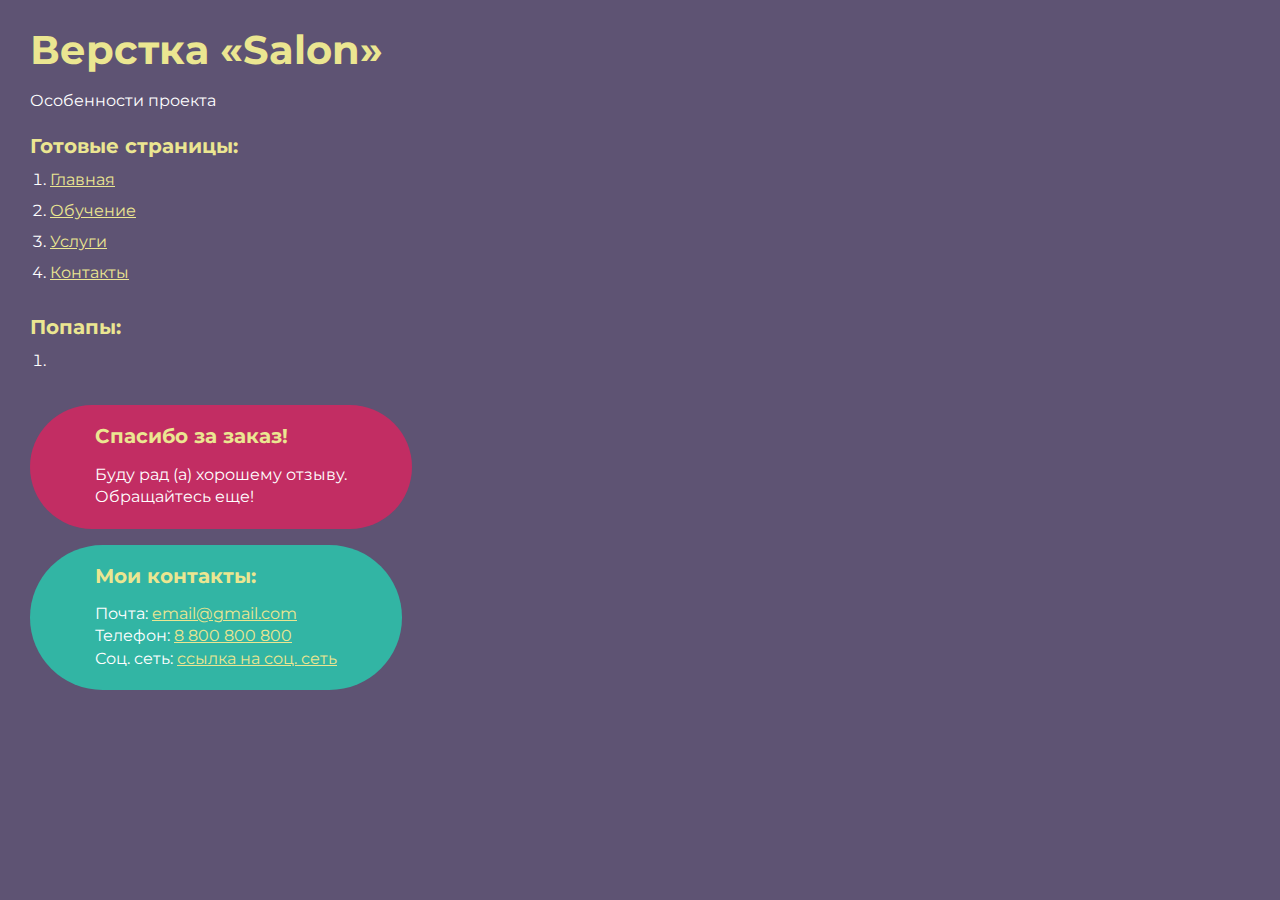
<file: index.html>
<!DOCTYPE html>
<html>

<head>
	<meta charset="UTF-8">
	<meta name="viewport" content="width=device-width, initial-scale=1.0">
	<title>Верстка «Salon»</title>
</head>

<body>
	<div class="rootpage">
		<h1>Верстка «Salon»</h1>
		<div class="rootpage__info">
			Особенности проекта
		</div>
		<h2>Готовые страницы:</h2>
		<ol class="rootpage__list">
			<li><a target="_blank" href="home.html">Главная</a></li>
			<li><a target="_blank" href="school.html">Обучение</a></li>
			<li><a target="_blank" href="servises.html">Услуги</a></li>
			<li><a target="_blank" href="contacts.html">Контакты</a></li>
		</ol>
		<h2>Попапы:</h2>
		<ol class="rootpage__list">
			<li><a target="_blank" href="home.html#"></a></li>
		</ol>
		<div class="rootpage__tnx">
			<h2>Спасибо за заказ!</h2>
			<p>Буду рад (а) хорошему отзыву.</p>
			<p>Обращайтесь еще!</p>
		</div>
		<div class="rootpage__contacts">
			<h2>Мои контакты:</h2>
			<p>Почта: <a href="mailto:email@gmail.com">email@gmail.com</a></p>
			<p>Телефон: <a href="tel:8800800800">8 800 800 800</a></p>
			<p>Соц. сеть: <a href="">ссылка на соц. сеть</a></p>
		</div>
	</div>
</body>
<style>
	@charset "UTF-8";
	@import url("https://fonts.googleapis.com/css?family=Montserrat:regular,700&display=swap");

	*,
	*::before,
	*::after {
		padding: 0px;
		margin: 0px;
		border: 0px;
		box-sizing: border-box;
	}

	html,
	body {
		height: 100%;
		margin: 0;
		padding: 0;
		min-width: 320px;
		width: 100%;
		color: #fff;
		background-color: #5e5373;
	}

	body {
		font-family: Montserrat;
		font-size: 100%;
		line-height: 1;
		font-size: 1rem;
	}

	a {
		text-decoration: underline;
		color: #ebe691
	}

	a:visited {
		text-decoration: underline;
		color: #aaa768;
	}

	a:hover {
		text-decoration: none;
	}

	ul li {
		list-style: none;
	}

	img {
		vertical-align: top;
	}

	.wrapper {
		width: 100%;
		min-height: 100%;
		overflow: hidden;
	}

	.rootpage {
		padding: 30px;
		display: flex;
		flex-direction: column;
		align-items: flex-start;
	}

	@media (max-width: 767px) {
		.rootpage {
			padding: 30px 15px;
		}
	}

	h1 {
		color: #ebe691;
		font-size: 2.5rem;
		margin: 0px 0px 1.25rem 0px;
	}

	@media (max-width: 767px) {
		h1 {
			font-size: 1.85rem;
			margin: 0px 0px 1.25rem 0px;
		}
	}

	h2 {
		color: #ebe691;
		font-size: 1.25rem;
		margin: 0px 0px 1rem 0px;
	}

	@media (max-width: 767px) {
		h2 {
			font-size: 1.125rem;
			margin: 0px 0px 1rem 0px;
		}
	}

	.rootpage__info {
		line-height: 140%;
		margin: 0px 0px 1.5rem 0px;
	}

	.rootpage__list {
		margin: 0px 0px 2.25rem 1.25rem;
	}

	.rootpage__list li:not(:last-child) {
		margin: 0px 0px 15px 0px;
	}

	.rootpage__contacts,
	.rootpage__tnx {
		border-radius: 200px;
		padding: 20px 65px;
		line-height: 140%;
	}

	@media (max-width: 767px) {

		.rootpage__contacts,
		.rootpage__tnx {
			border-radius: 40px;
			padding: 20px;
		}
	}

	.rootpage__contacts {
		background: #32b5a4;

	}

	.rootpage__contacts a {
		color: #ebe691;
	}

	.rootpage__tnx {
		background: #c22d63;
		margin: 0px 0px 1rem 0px;
	}
</style>

</html>
</file>
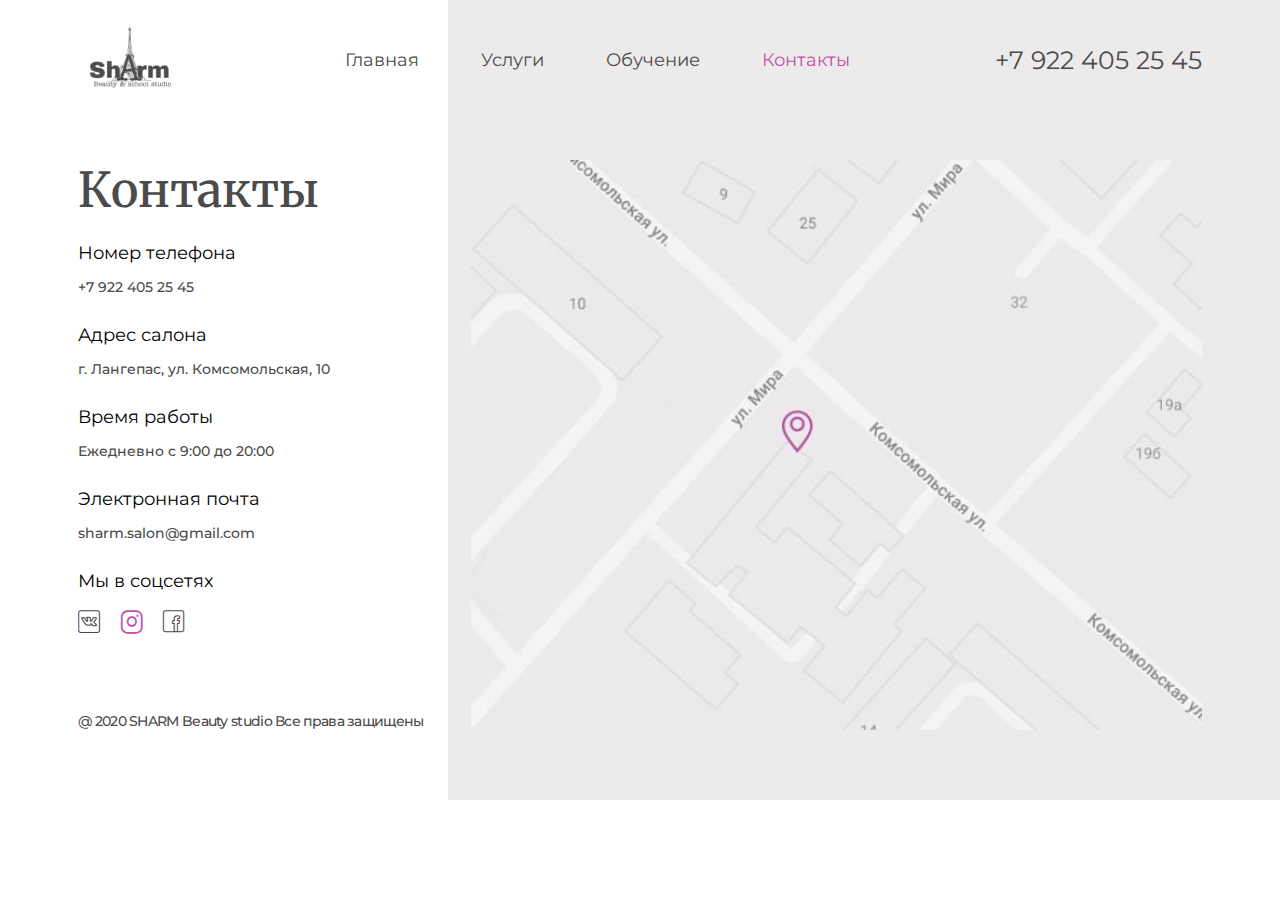
<file: contacts.html>
<!DOCTYPE html>
<html lang="ru">

<head>
	<title>Контакты</title>
	<meta charset="UTF-8">
	<meta name="format-detection" content="telephone=no">
	<!-- <style>body{opacity: 0;}</style> -->
	<link rel="stylesheet" href="css/style.min.css?_v=20220310163130">
	<link rel="shortcut icon" href="favicon.ico">
	<!-- <meta name="robots" content="noindex, nofollow"> -->
	<meta name="viewport" content="width=device-width, initial-scale=1.0">
</head>

<body>
	<div class="wrapper">
		<header class="header">
			<div class="header__container">
				<div class="header__header header-header">
					<a href="#" class="header-header__logo">
						<img src="img/main-logo.jpg" alt="">
					</a>
					<div class="header-header__menu menu">
						<nav class="menu__body">
							<ul class="menu__list">
								<li class="menu__item"><a href="home.html" class="menu__link">Главная</a></li>
								<li class="menu__item"><a href="servises.html" class="menu__link">Услуги</a></li>
								<li class="menu__item"><a href="school.html" class="menu__link">Обучение</a></li>
								<li class="menu__item"><a href="contacts.html" class="menu__link">Контакты</a></li>
							</ul>
						</nav>
						<button type="button" class="menu__icon icon-menu"><span></span></button>
					</div>
					<div data-da=".menu__body, 833.98" class="header-header__phone"><a href="tel:+79224052545">+7 922 405 25 45</a></div>

				</div>
			</div>
		</header>
		<main class="page">
			<div class="contacts">
				<div class="contacts__container_wide">
					<div class="contacts__container">
						<div class="contacts__top">
							<div class="contacts__body ">
								<div class="contacts__title main-title">Контакты</div>
								<div class="contacts__item item-contact">
									<div class="item-contact__name">Номер телефона</div>
									<div class="item-contact__value">+7 922 405 25 45</div>
								</div>
								<div class="contacts__item item-contact">
									<div class="item-contact__name">Адрес салона</div>
									<div class="item-contact__value">г. Лангепас, ул. Комсомольская, 10</div>
								</div>
								<div class="contacts__item item-contact">
									<div class="item-contact__name">Время работы</div>
									<div class="item-contact__value">Ежедневно с 9:00 до 20:00</div>
								</div>
								<div class="contacts__item item-contact">
									<div class="item-contact__name">Электронная почта</div>
									<div class="item-contact__value">sharm.salon@gmail.com</div>
								</div>
								<div class="contacts__item item-contact">
									<div class="item-contact__name">Мы в соцсетях</div>
									<div class="item-contact__icons">
										<a href="" class="social__item _icon-vk"></a>
										<a href="" class="social__item social__item_purple _icon-insta"></a>
										<a href="" class="social__item _icon-facebook"></a>
									</div>
								</div>
								<div class="contacts__copy">@ 2020 SHARM Beauty studio Все права защищены</div>
							</div>
							<div class="contacts__map-ibg">
								<img src="img/map.jpg" alt="card">
							</div>
						</div>
						<div class="contacts__bottom">
							<div class="footer__top"></div>
							<div class="footer__bottom bottom-footer">
								<a href="#" class="bottom-footer__logo">
									<img src="img/main-logo.jpg" alt="">
								</a>
								<div data-da=".footer__top, 767.98" class="bottom-footer__menu menu-bottom">
									<ul class="menu-bottom__list">
										<li class="menu-bottom__item"><a href="home.html" class="menu-bottom__link">Главная</a></li>
										<li class="menu-bottom__item"><a href="servises.html" class="menu-bottom__link">Услуги</a></li>
										<li class="menu-bottom__item"><a href="school.html" class="menu-bottom__link">Обучение</a></li>
										<li class="menu-bottom__item"><a href="contacts.html" class="menu-bottom__link">Контакты</a></li>
									</ul>
								</div>
								<div class="bottom-footer__contacts">
									<div class="bottom-footer__phone"><a href="tel:+79224052545">+7 922 405 25 45</a></div>
									<div class="bottom-footer__work">Ежедневно с 10:00 до 20:00</div>
								</div>
							</div>
						</div>
						<div class="contacts__sharm">sharm</div>
					</div>
				</div>
			</div>
		</main>
	</div>

	<div id="popup" aria-hidden="true" class="popup">
		<div class="popup__wrapper">
			<div class="popup__content">
				<button data-close type="button" class="popup__close"></button>
				<div class="popup__text">
					<div class="bottom-form__top">
						<h2 class="bottom-form__title main-title">Онлайн запись</h2>
						<div class="bottom-form__text main-text">заполните фору для записи в салон</div>
					</div>
					<form data-dev class="bottom-form__form form" action="#">
						<div class="form__line">
							<input data-required autocomplete="off" type="text" name="form[]" data-error="не указано имя" placeholder="Имя" class="input">
						</div>
						<div class="form__line">
							<input data-required autocomplete="off" type="tel" name="form[]" data-error="не указан номер телефона" placeholder="Телефон" class="input">
						</div>
						<div class="form__line">
							<select data-speed="300" name="form[]" class="form">
								<option value="" selected>Услуга</option>
								<option value="1">Визаж</option>
								<option value="2">Ногтевой сервис</option>
								<option value="3">Депиляция</option>
								<option value="4">Солярий</option>
							</select>
						</div>
						<div class="form__line form__line-footer">
							<div class="form__line-checkbox checkbox">
								<input data-required checked id="pop" data-error="Ошибка" class="checkbox__input" type="checkbox" value="1" name="form[]">
								<label for="pop" class="checkbox__label"><span class="checkbox__text">Даю согласие на обработку <br> персональных данных</span></label>
							</div>
							<button type="submit" class="form__line-button button button_dark">Отправить</button>
						</div>
					</form>
				</div>
			</div>
		</div>
	</div>


	<script src="js/app.min.js?_v=20220310163130"></script>
</body>

</html>
</file>
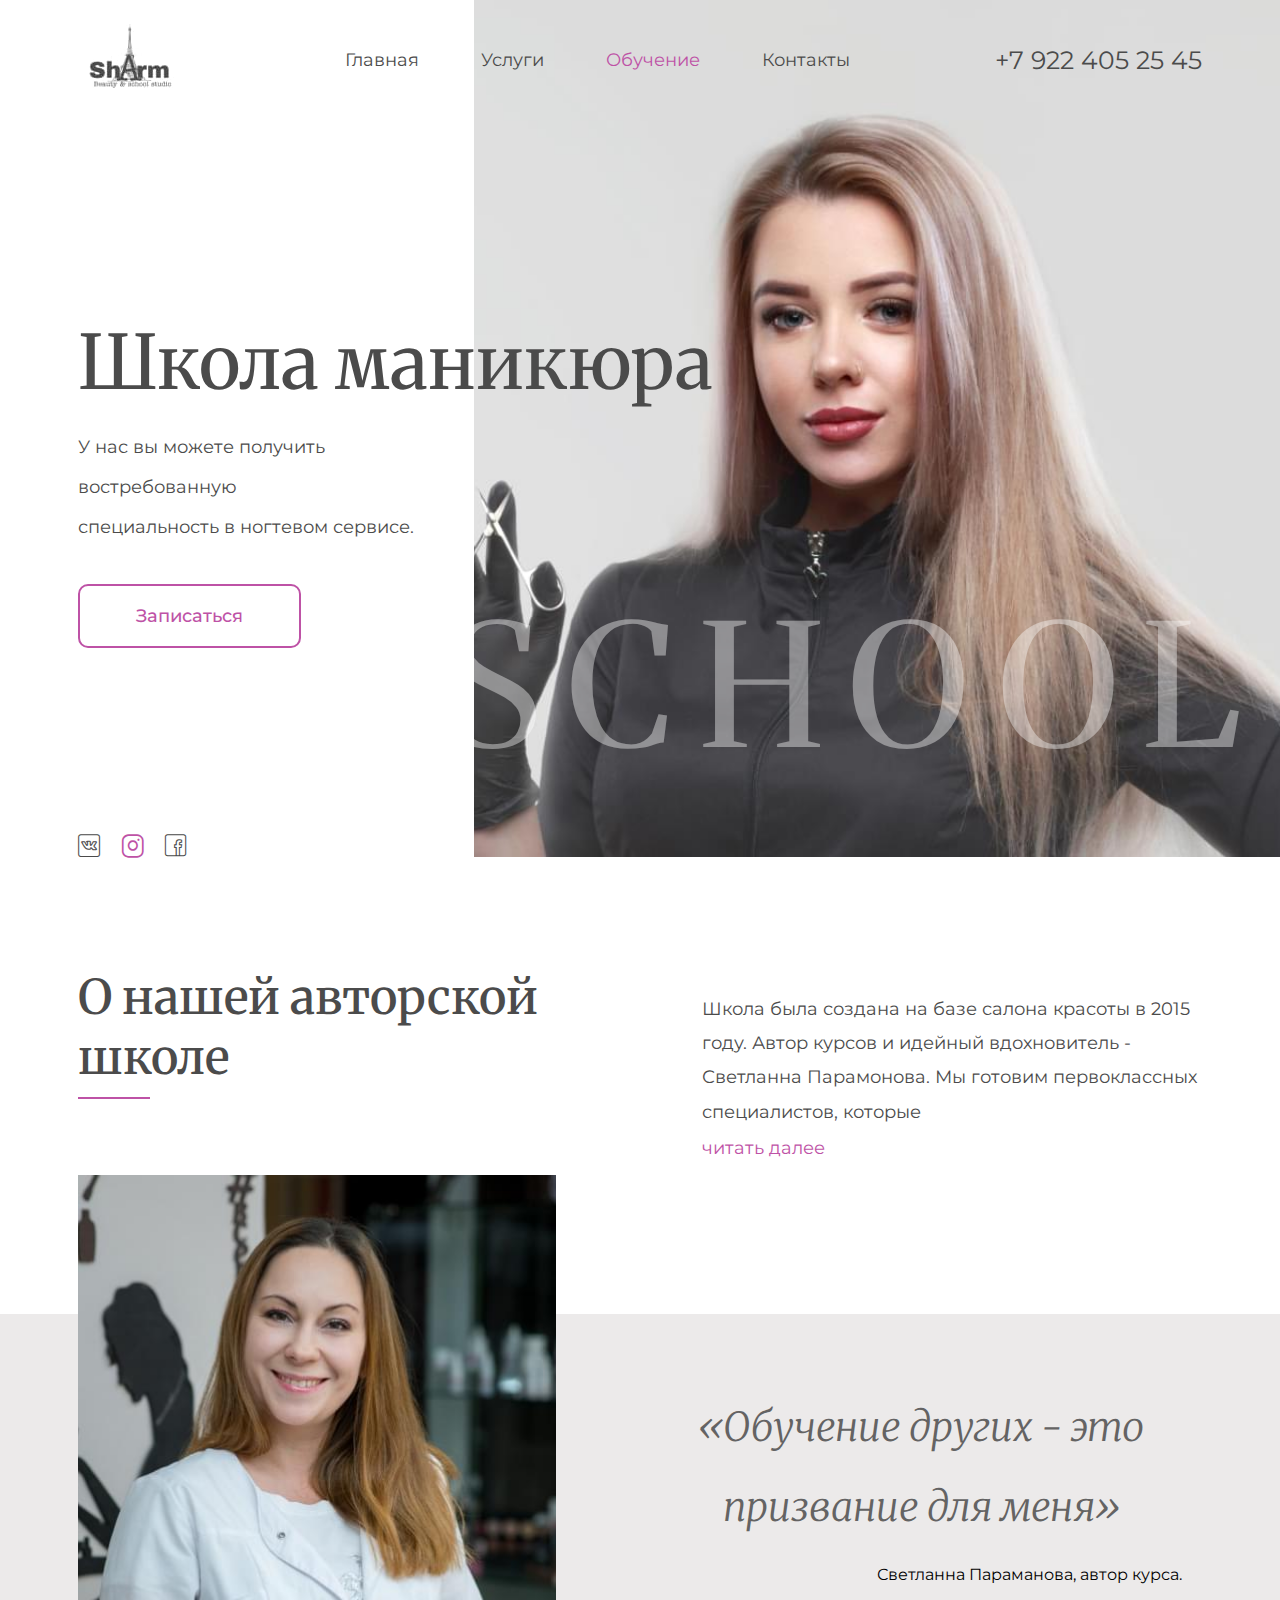
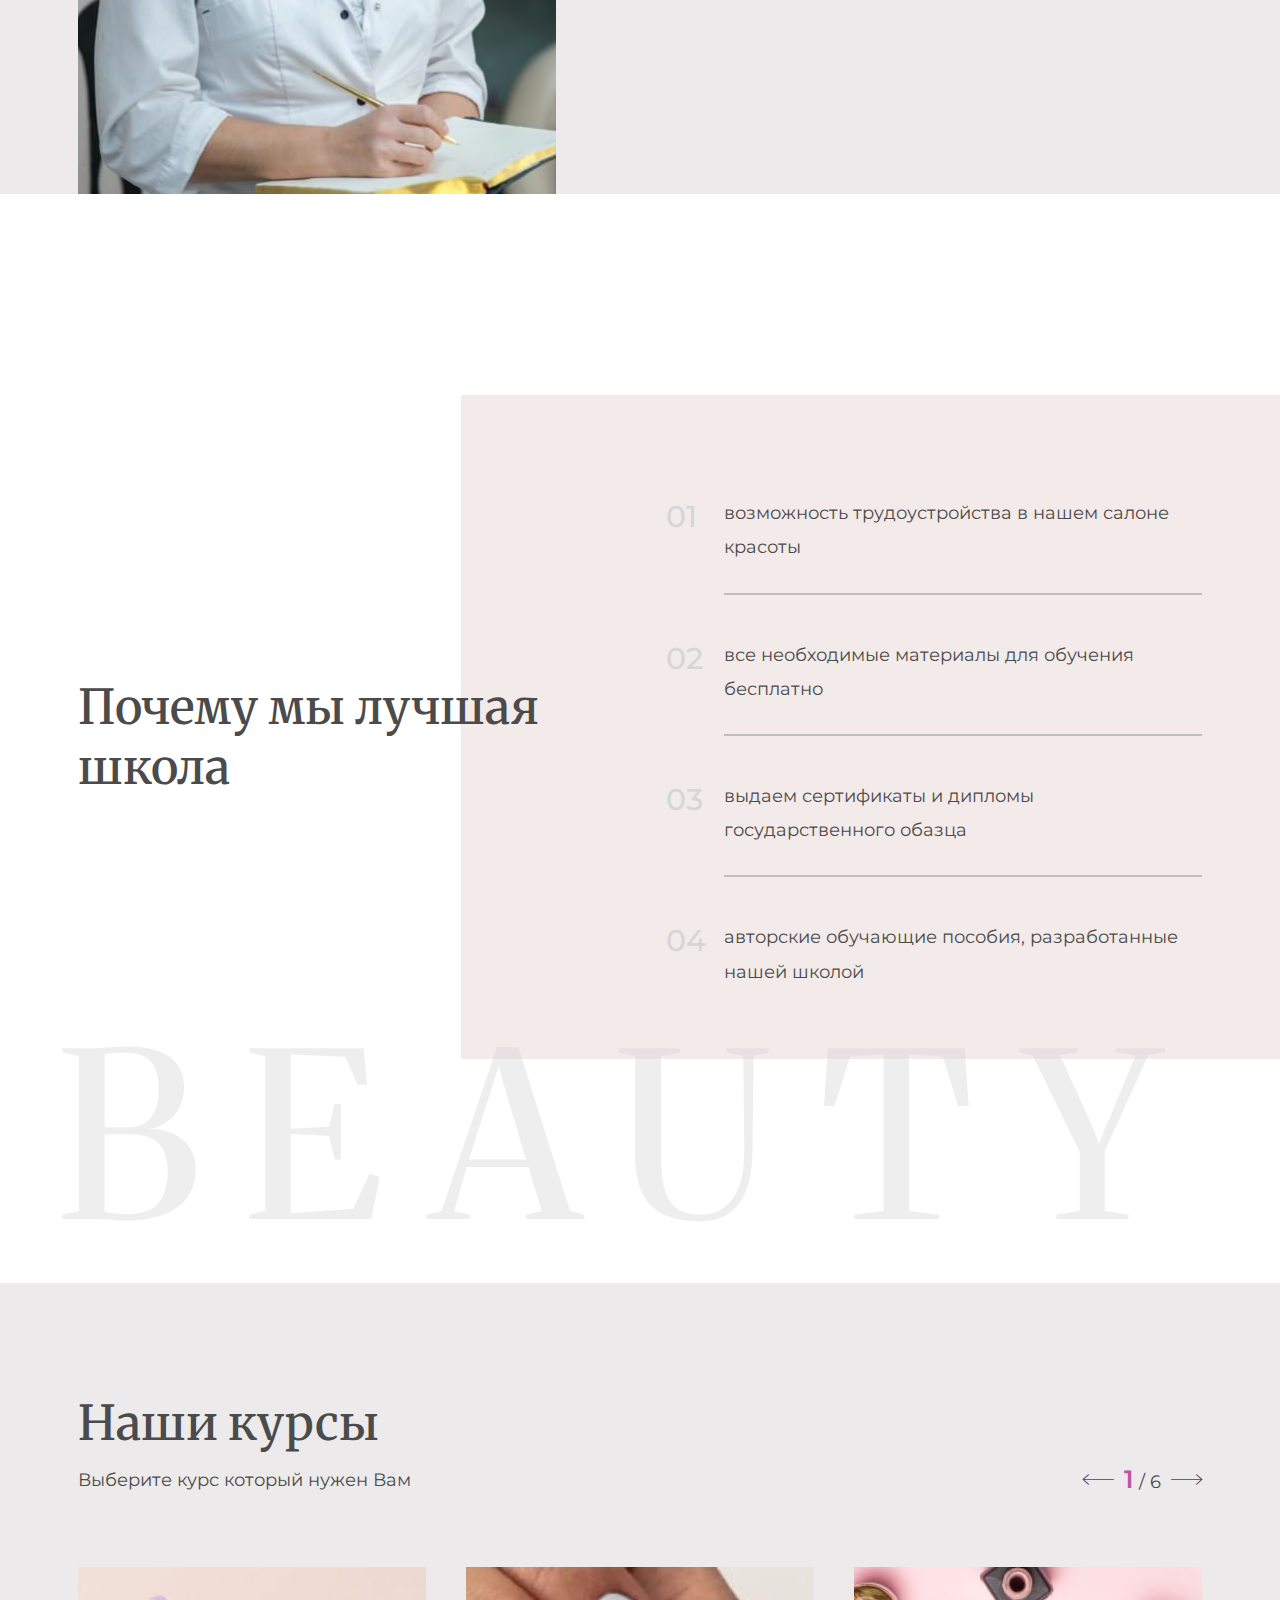
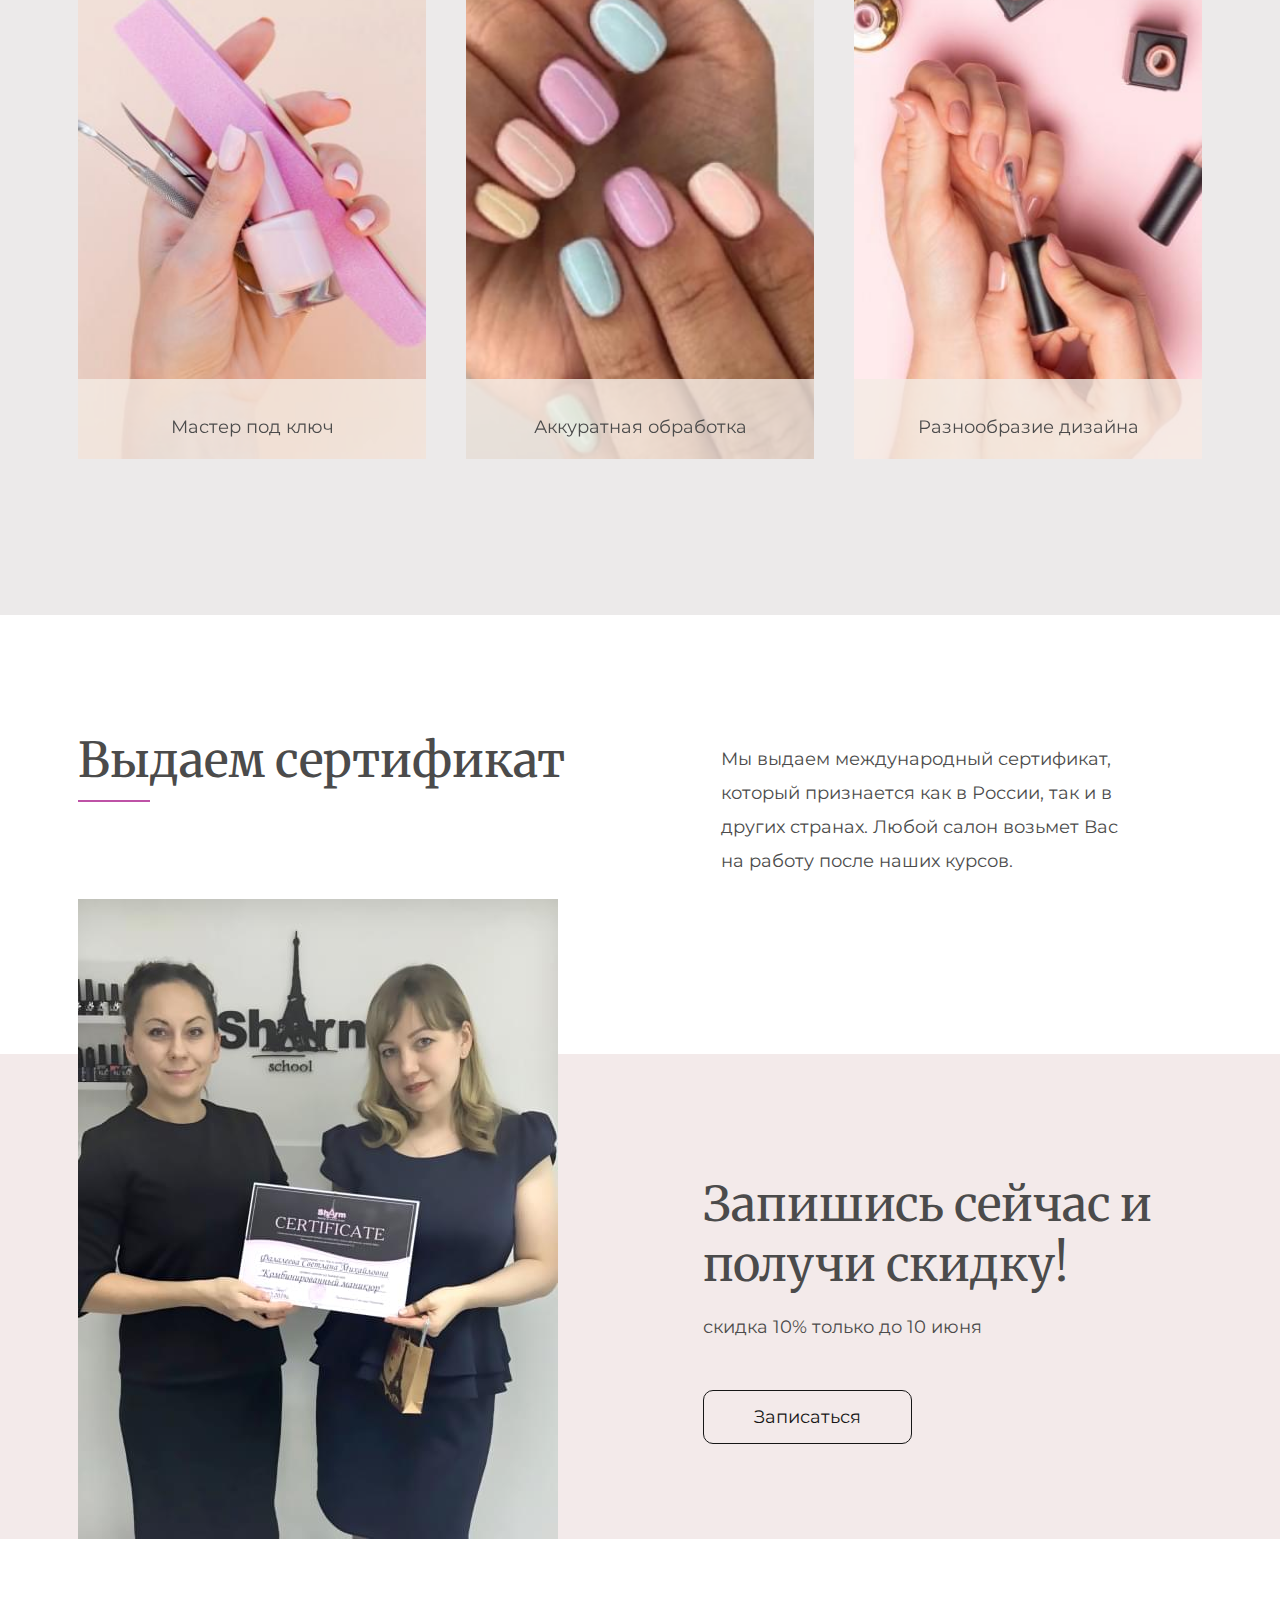
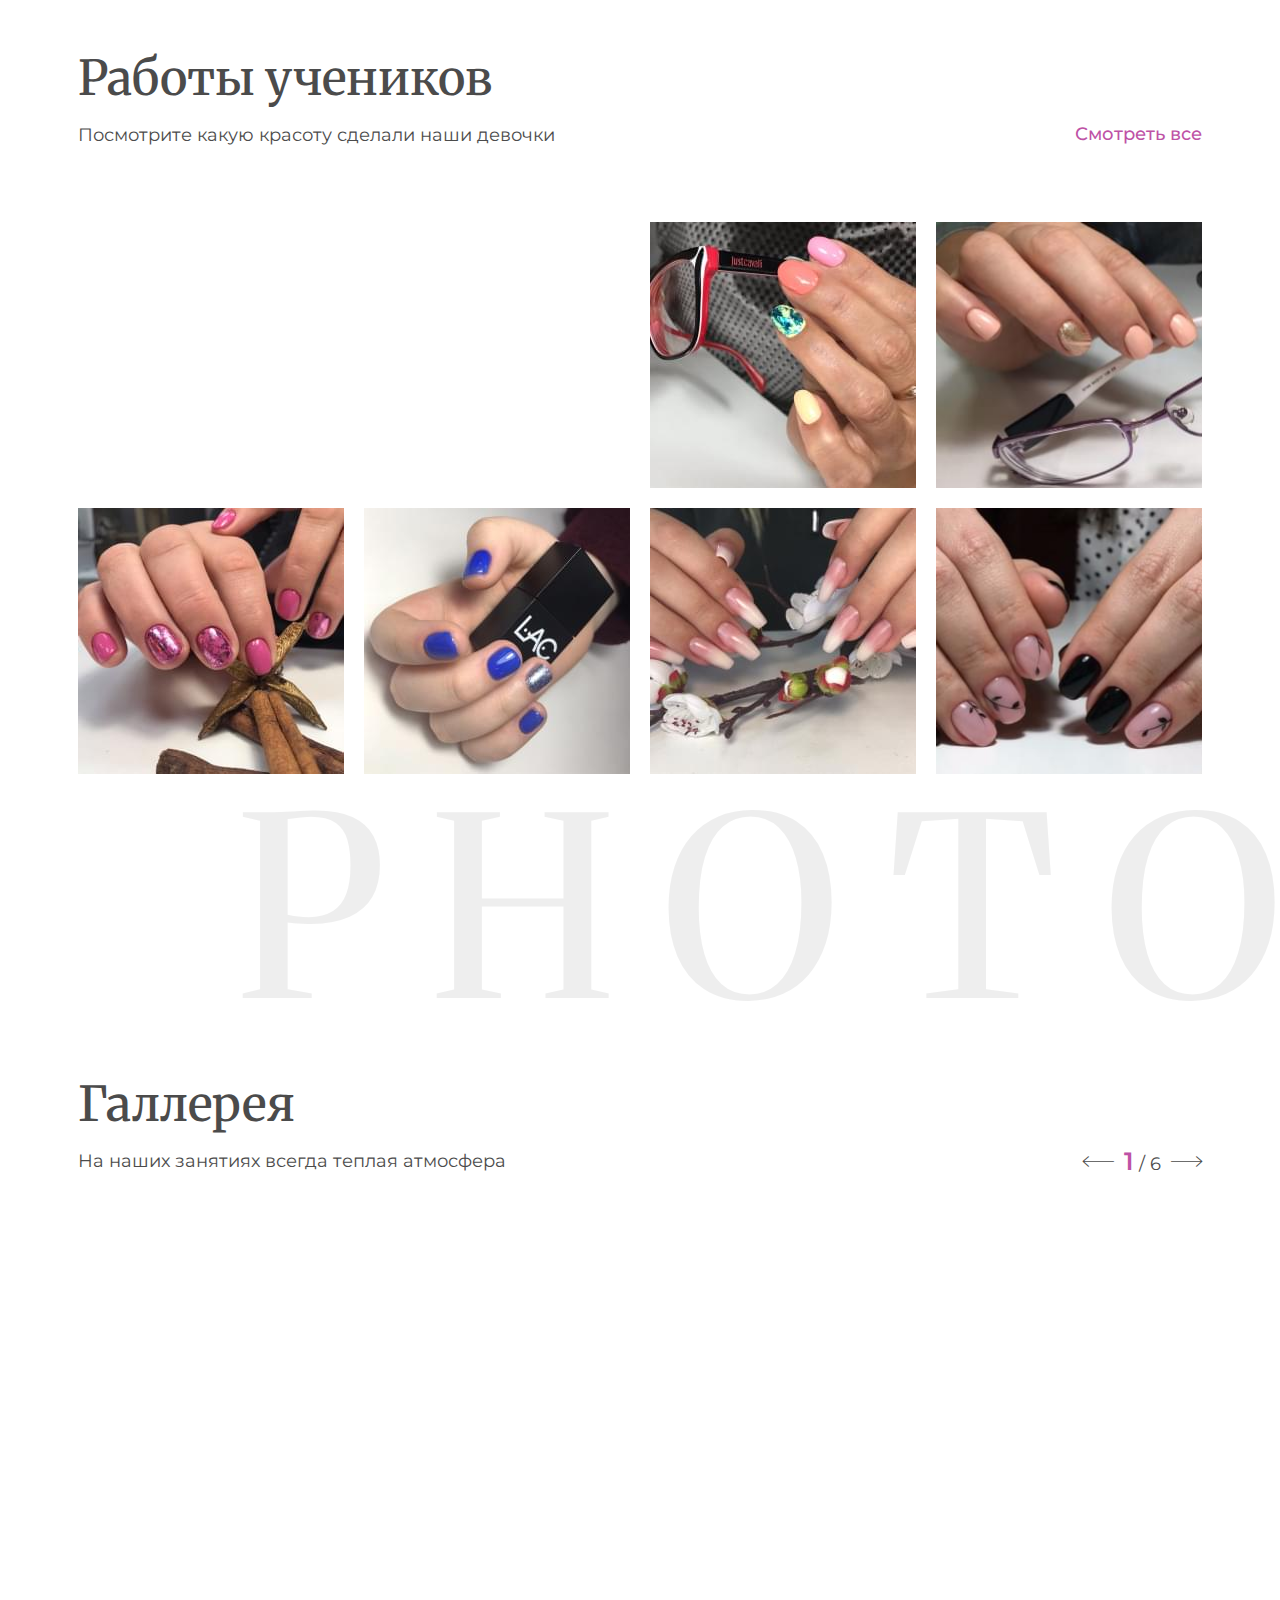
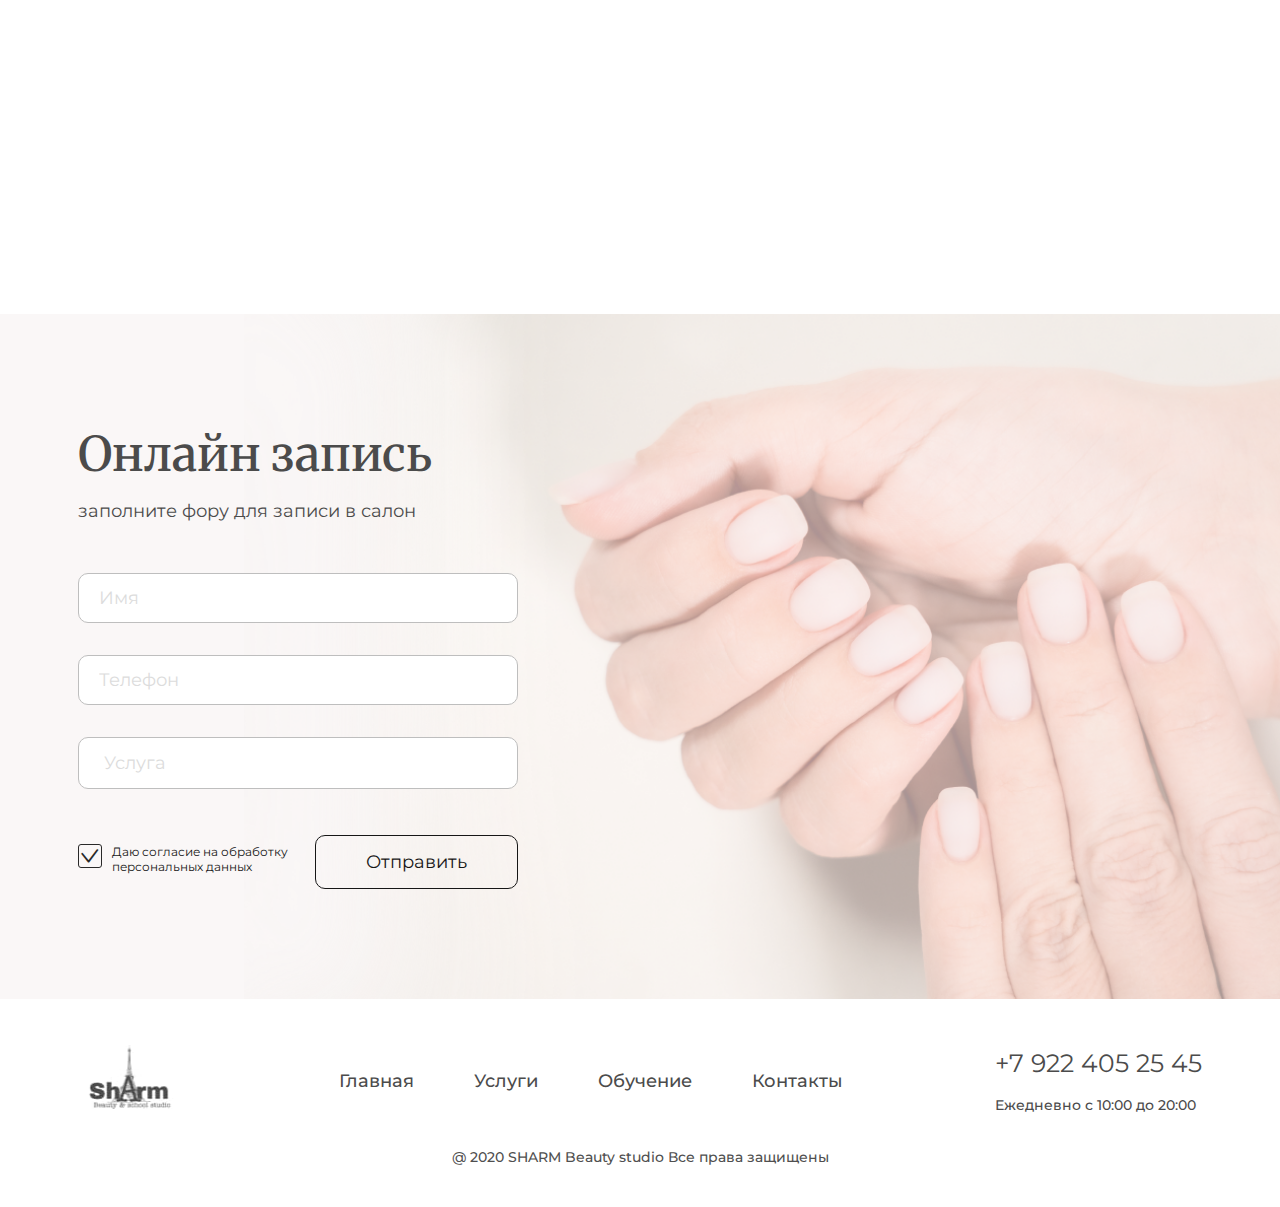
<file: school.html>
<!DOCTYPE html>
<html lang="ru">

<head>
	<title>Обучение</title>
	<meta charset="UTF-8">
	<meta name="format-detection" content="telephone=no">
	<!-- <style>body{opacity: 0;}</style> -->
	<link rel="stylesheet" href="css/style.min.css?_v=20220310163130">
	<link rel="shortcut icon" href="favicon.ico">
	<!-- <meta name="robots" content="noindex, nofollow"> -->
	<meta name="viewport" content="width=device-width, initial-scale=1.0">
</head>

<body>
	<div class="wrapper">
		<header class="header">
			<div class="header__container">
				<div class="header__header header-header">
					<a href="#" class="header-header__logo">
						<img src="img/main-logo.jpg" alt="">
					</a>
					<div class="header-header__menu menu">
						<nav class="menu__body">
							<ul class="menu__list">
								<li class="menu__item"><a href="home.html" class="menu__link">Главная</a></li>
								<li class="menu__item"><a href="servises.html" class="menu__link">Услуги</a></li>
								<li class="menu__item"><a href="school.html" class="menu__link">Обучение</a></li>
								<li class="menu__item"><a href="contacts.html" class="menu__link">Контакты</a></li>
							</ul>
						</nav>
						<button type="button" class="menu__icon icon-menu"><span></span></button>
					</div>
					<div data-da=".menu__body, 833.98" class="header-header__phone"><a href="tel:+79224052545">+7 922 405 25 45</a></div>

				</div>
			</div>
		</header>
		<main class="page">
			<section class="main-block main-block__container_wide">
				<div class="main-block__container">
					<div class="main-block__body">
						<h1 class="main-block__title">Школа маникюра</h1>
						<div class="main-block__text">У нас вы можете получить востребованную <br> специальность в ногтевом сервисе.</div>
						<button data-popup="#popup" type="button" class="main-block__button button">Записаться</button>
					</div>
					<div data-da=".menu__body, 767.98" class="main-block__social social">
						<a href="" class="social__item _icon-vk"></a>
						<a href="" class="social__item social__item_purple _icon-insta"></a>
						<a href="" class="social__item _icon-facebook"></a>
					</div>
					<div class="main-block__image">
						<img src="img/school/main-foto.jpg" alt="">
					</div>
					<div class="main-block__sharm">SCHOOL</div>
				</div>
			</section>
			<section class="about">
				<div class="about__container_wide">
					<div class="about__container">
						<div class="about__item top-about">
							<h2 class="top-about__title main-title main-title_after">
								О нашей авторской школе
							</h2>
							<div data-showmore class="top-about__showmore">
								<div data-showmore-content="145" class="top-about__content main-text">Школа была создана на базе салона красоты в 2015 году. Автор курсов и идейный вдохновитель - Светланна Парамонова. Мы готовим первоклассных специалистов, которые <br> Lorem ipsum dolor sit amet consectetur adipisicing elit. Mollitia molestiae, porro reprehenderit illo eius voluptatem nihil necessitatibus, deleniti voluptate, ad facilis assumenda libero nam ducimus? </div>
								<button hidden data-showmore-button type="button" class="top-about__more"><span>читать далее</span><span>Скрыть</span></button>
							</div>
						</div>
						<div class="about__item bottom-about">
							<div class="bottom-about__image-ibg">
								<img src="img/school/about/autor.jpg" alt="author">
							</div>
							<div class="bottom-about__body">
								<q class="bottom-about__quote">Обучение других - это призвание для меня</q>
								<div class="bottom-about__text">Светланна Параманова<span>, автор курса.</span></div>
							</div>
						</div>
					</div>
				</div>
			</section>
			<section class="best">
				<div class=" best__container_wide">
					<div class="best__container">
						<h2 class="best__title main-title">Почему мы лучшая школа</h2>
						<div class="best__body">
							<ul class="best__list">
								<li class="best__item main-text">возможность трудоустройства в нашем салоне красоты</li>
								<li class="best__item main-text">все необходимые материалы для обучения бесплатно</li>
								<li class="best__item main-text">выдаем сертификаты и дипломы государственного обазца</li>
								<li class="best__item main-text">авторские обучающие пособия, разработанные нашей школой</li>
							</ul>
						</div>
						<div class="best__beauty">BEAUTY</div>
					</div>
				</div>
			</section>
			<section class="courses">
				<div class="courses__container_wide">
					<div class="courses__container">
						<div class="courses__top slider-header">
							<h2 class="slider-header__title main-title">Наши курсы</h2>
							<div class="slider-header__block">
								<div class="slider-header__text main-text">Выберите курс который нужен Вам</div>
								<div data-da=".courses__container, 767.98" class="slider-header__controll slider-header__controll-masters">
									<div class="slider-header__arrow-left slider-header__arrow-left-3 arrow-navigation _icon-arrow-left"></div>
									<div class="slider-header__pagination slider-header__pagination-3"></div>
									<div class="slider-header__arrow-right slider-header__arrow-right-3 arrow-navigation _icon-arrow-right"></div>
								</div>
							</div>
						</div>
						<div class="courses__slider swiper">
							<div class="courses__wrapper swiper-wrapper">
								<div class="courses__slide swiper-slide slide-courses">
									<div class="slide-courses__item">
										<div class="slide-courses__card card-slide-courses">
											<div class="card-slide-courses__image-ibg">
												<img src="img/school/courses/1.jpg" alt="foto">
											</div>
											<div class="card-slide-courses__info">Мастер под ключ</div>
										</div>
										<div class="slide-courses__hover hover-slide-courses">
											<div class="hover-slide-courses__info">
												<div class="hover-slide-courses__item">
													<div class="hover-slide-courses__name">Старт:</div>
													<div class="hover-slide-courses__value">04.06.20</div>
												</div>
												<div class="hover-slide-courses__item">
													<div class="hover-slide-courses__name">Длительность:</div>
													<div class="hover-slide-courses__value">4 дня/ 20 часов</div>
												</div>
												<div class="hover-slide-courses__item">
													<div class="hover-slide-courses__name">Осталось мест:</div>
													<div class="hover-slide-courses__value">3</div>
												</div>
												<div class="hover-slide-courses__item">
													<div class="hover-slide-courses__name">Стоимость:</div>
													<div class="hover-slide-courses__value">6000 руб.</div>
												</div>
												<div class="hover-slide-courses__item">
													<div class="hover-slide-courses__name">Уровень:</div>
													<div class="hover-slide-courses__value">начинающий</div>
												</div>
											</div>
											<a href="#" class="hover-slide-courses__link">Программа курса</a>
										</div>
									</div>
								</div>
								<div class="courses__slide swiper-slide slide-courses">
									<div class="slide-courses__item">
										<div class="slide-courses__card card-slide-courses">
											<div class="card-slide-courses__image-ibg">
												<img src="img/school/courses/2.jpg" alt="foto">
											</div>
											<div class="card-slide-courses__info">Аккуратная обработка</div>
										</div>
										<div class="slide-courses__hover hover-slide-courses">
											<div class="hover-slide-courses__info">
												<div class="hover-slide-courses__item">
													<div class="hover-slide-courses__name">Старт:</div>
													<div class="hover-slide-courses__value">04.06.20</div>
												</div>
												<div class="hover-slide-courses__item">
													<div class="hover-slide-courses__name">Длительность:</div>
													<div class="hover-slide-courses__value">4 дня/ 20 часов</div>
												</div>
												<div class="hover-slide-courses__item">
													<div class="hover-slide-courses__name">Осталось мест:</div>
													<div class="hover-slide-courses__value">3</div>
												</div>
												<div class="hover-slide-courses__item">
													<div class="hover-slide-courses__name">Стоимость:</div>
													<div class="hover-slide-courses__value">6000 руб.</div>
												</div>
												<div class="hover-slide-courses__item">
													<div class="hover-slide-courses__name">Уровень:</div>
													<div class="hover-slide-courses__value">начинающий</div>
												</div>
											</div>
											<a href="#" class="hover-slide-courses__link">Программа курса</a>
										</div>
									</div>
								</div>
								<div class="courses__slide swiper-slide slide-courses">
									<div class="slide-courses__item">
										<div class="slide-courses__card card-slide-courses">
											<div class="card-slide-courses__image-ibg">
												<img src="img/school/courses/3.jpg" alt="foto">
											</div>
											<div class="card-slide-courses__info">Разнообразие дизайна</div>
										</div>
										<div class="slide-courses__hover hover-slide-courses">
											<div class="hover-slide-courses__info">
												<div class="hover-slide-courses__item">
													<div class="hover-slide-courses__name">Старт:</div>
													<div class="hover-slide-courses__value">04.06.20</div>
												</div>
												<div class="hover-slide-courses__item">
													<div class="hover-slide-courses__name">Длительность:</div>
													<div class="hover-slide-courses__value">4 дня/ 20 часов</div>
												</div>
												<div class="hover-slide-courses__item">
													<div class="hover-slide-courses__name">Осталось мест:</div>
													<div class="hover-slide-courses__value">3</div>
												</div>
												<div class="hover-slide-courses__item">
													<div class="hover-slide-courses__name">Стоимость:</div>
													<div class="hover-slide-courses__value">6000 руб.</div>
												</div>
												<div class="hover-slide-courses__item">
													<div class="hover-slide-courses__name">Уровень:</div>
													<div class="hover-slide-courses__value">начинающий</div>
												</div>
											</div>
											<a href="#" class="hover-slide-courses__link">Программа курса</a>
										</div>
									</div>
								</div>
								<div class="courses__slide swiper-slide slide-courses">
									<div class="slide-courses__item">
										<div class="slide-courses__card card-slide-courses">
											<div class="card-slide-courses__image-ibg">
												<img src="img/school/courses/1.jpg" alt="foto">
											</div>
											<div class="card-slide-courses__info">Мастер под ключ</div>
										</div>
										<div class="slide-courses__hover hover-slide-courses">
											<div class="hover-slide-courses__info">
												<div class="hover-slide-courses__item">
													<div class="hover-slide-courses__name">Старт:</div>
													<div class="hover-slide-courses__value">04.06.20</div>
												</div>
												<div class="hover-slide-courses__item">
													<div class="hover-slide-courses__name">Длительность:</div>
													<div class="hover-slide-courses__value">4 дня/ 20 часов</div>
												</div>
												<div class="hover-slide-courses__item">
													<div class="hover-slide-courses__name">Осталось мест:</div>
													<div class="hover-slide-courses__value">3</div>
												</div>
												<div class="hover-slide-courses__item">
													<div class="hover-slide-courses__name">Стоимость:</div>
													<div class="hover-slide-courses__value">6000 руб.</div>
												</div>
												<div class="hover-slide-courses__item">
													<div class="hover-slide-courses__name">Уровень:</div>
													<div class="hover-slide-courses__value">начинающий</div>
												</div>
											</div>
											<a href="#" class="hover-slide-courses__link">Программа курса</a>
										</div>
									</div>
								</div>
								<div class="courses__slide swiper-slide slide-courses">
									<div class="slide-courses__item">
										<div class="slide-courses__card card-slide-courses">
											<div class="card-slide-courses__image-ibg">
												<img src="img/school/courses/2.jpg" alt="foto">
											</div>
											<div class="card-slide-courses__info">Аккуратная обработка</div>
										</div>
										<div class="slide-courses__hover hover-slide-courses">
											<div class="hover-slide-courses__info">
												<div class="hover-slide-courses__item">
													<div class="hover-slide-courses__name">Старт:</div>
													<div class="hover-slide-courses__value">04.06.20</div>
												</div>
												<div class="hover-slide-courses__item">
													<div class="hover-slide-courses__name">Длительность:</div>
													<div class="hover-slide-courses__value">4 дня/ 20 часов</div>
												</div>
												<div class="hover-slide-courses__item">
													<div class="hover-slide-courses__name">Осталось мест:</div>
													<div class="hover-slide-courses__value">3</div>
												</div>
												<div class="hover-slide-courses__item">
													<div class="hover-slide-courses__name">Стоимость:</div>
													<div class="hover-slide-courses__value">6000 руб.</div>
												</div>
												<div class="hover-slide-courses__item">
													<div class="hover-slide-courses__name">Уровень:</div>
													<div class="hover-slide-courses__value">начинающий</div>
												</div>
											</div>
											<a href="#" class="hover-slide-courses__link">Программа курса</a>
										</div>
									</div>
								</div>
								<div class="courses__slide swiper-slide slide-courses">
									<div class="slide-courses__item">
										<div class="slide-courses__card card-slide-courses">
											<div class="card-slide-courses__image-ibg">
												<img src="img/school/courses/3.jpg" alt="foto">
											</div>
											<div class="card-slide-courses__info">Разнообразие дизайна</div>
										</div>
										<div class="slide-courses__hover hover-slide-courses">
											<div class="hover-slide-courses__info">
												<div class="hover-slide-courses__item">
													<div class="hover-slide-courses__name">Старт:</div>
													<div class="hover-slide-courses__value">04.06.20</div>
												</div>
												<div class="hover-slide-courses__item">
													<div class="hover-slide-courses__name">Длительность:</div>
													<div class="hover-slide-courses__value">4 дня/ 20 часов</div>
												</div>
												<div class="hover-slide-courses__item">
													<div class="hover-slide-courses__name">Осталось мест:</div>
													<div class="hover-slide-courses__value">3</div>
												</div>
												<div class="hover-slide-courses__item">
													<div class="hover-slide-courses__name">Стоимость:</div>
													<div class="hover-slide-courses__value">6000 руб.</div>
												</div>
												<div class="hover-slide-courses__item">
													<div class="hover-slide-courses__name">Уровень:</div>
													<div class="hover-slide-courses__value">начинающий</div>
												</div>
											</div>
											<a href="#" class="hover-slide-courses__link">Программа курса</a>
										</div>
									</div>
								</div>
							</div>
						</div>
					</div>
				</div>
			</section>
			<section class="certificate">
				<div class="certificate__container_wide">
					<div class="certificate__container">
						<div class="certificate__top">
							<h2 class="certificate__title main-title main-title_after">Выдаем сертификат</h2>
							<div class="certificate__text main-text">
								<p>Мы выдаем международный сертификат, который признается как в России, так и в других странах. Любой салон возьмет Вас на работу после наших курсов.</p>
							</div>
						</div>
						<div class="certificate__bottom bottom-certificate">
							<div class="bottom-certificate__image-ibg">
								<img src="img/school/certificate/1.jpg" alt="foto">
							</div>
							<div class="bottom-certificate__body">
								<h2 class="bottom-certificate__title">Запишись сейчас и получи скидку!</h2>
								<div class="bottom-certificate__text main-text">скидка 10% только до 10 июня</div>
								<div data-popup="#popup" class="bottom-certificate__button button button_dark">Записаться</div>
							</div>
						</div>
					</div>
				</div>
			</section>
			<section class="works">
				<div class="works__container_wide">
					<div class="works__container">
						<div class="works__top">
							<div class="works__titles">
								<h2 class="works__title main-title">Работы учеников</h2>
								<div class="works__text main-text">Посмотрите какую красоту сделали наши девочки </div>
							</div>
							<a data-da=".works__container, 767.98" href="#" class="works__link">Смотреть все</a>
						</div>
						<div data-gallery class="works__gallery">
							<a href="img/school/works/1.jpg" class="works__item">
								<div class="works__image-ibg">
									<img data-src="img/school/works/1.jpg" alt="Работы">
								</div>
							</a>
							<a href="img/school/works/2.jpg" class="works__item">
								<div class="works__image-ibg">
									<img data-src="img/school/works/2.jpg" alt="Работы">
								</div>
							</a>
							<a href="img/school/works/3.jpg" class="works__item">
								<div class="works__image-ibg">
									<img src="img/school/works/3.jpg" alt="Работы">
								</div>
							</a>
							<a href="img/school/works/4.jpg" class="works__item">
								<div class="works__image-ibg">
									<img src="img/school/works/4.jpg" alt="Работы">
								</div>
							</a>
							<a href="img/school/works/5.jpg" class="works__item">
								<div class="works__image-ibg">
									<img src="img/school/works/5.jpg" alt="Работы">
								</div>
							</a>
							<a href="img/school/works/6.jpg" class="works__item">
								<div class="works__image-ibg">
									<img src="img/school/works/6.jpg" alt="Работы">
								</div>
							</a>
							<a href="img/school/works/7.jpg" class="works__item">
								<div class="works__image-ibg">
									<img src="img/school/works/7.jpg" alt="Работы">
								</div>
							</a>
							<a href="img/school/works/8.jpg" class="works__item">
								<div class="works__image-ibg">
									<img src="img/school/works/8.jpg" alt="Работы">
								</div>
							</a>
						</div>
					</div>
					<div class="works__photo">photo</div>
				</div>
			</section>
			<section class="gallery">
				<div class="gallery__container">
					<div class="gallery__block block-gallery">
						<div class="block-gallery__top slider-header">
							<h2 class="slider-header__title main-title">Галлерея</h2>
							<div class="slider-header__block">
								<div class="slider-header__text main-text">На наших занятиях всегда теплая атмосфера</div>
								<div data-da=".gallery__container, 767.98" class="slider-header__controll slider-header__controll-masters">
									<div class="slider-header__arrow-left slider-header__arrow-left-4 arrow-navigation _icon-arrow-left"></div>
									<div class="slider-header__pagination slider-header__pagination-4"></div>
									<div class="slider-header__arrow-right slider-header__arrow-right-4 arrow-navigation _icon-arrow-right"></div>
								</div>
							</div>
						</div>
						<div class="block-gallery__slider swiper">
							<div class="block-gallery__wrapper swiper-wrapper">
								<div class="block-gallery__slide swiper-slide">
									<div class="block-gallery__image-ibg">
										<img data-src="img/school/gallery/1.jpg" alt="Картинка">
									</div>
								</div>
								<div class="block-gallery__slide swiper-slide">
									<div class="block-gallery__image-ibg">
										<img data-src="img/school/gallery/2.jpg" alt="Картинка">
									</div>
								</div>
								<div class="block-gallery__slide swiper-slide">
									<div class="block-gallery__image-ibg">
										<img data-src="img/school/gallery/1.jpg" alt="Картинка">
									</div>
								</div>
								<div class="block-gallery__slide swiper-slide">
									<div class="block-gallery__image-ibg">
										<img data-src="img/school/gallery/2.jpg" alt="Картинка">
									</div>
								</div>
								<div class="block-gallery__slide swiper-slide">
									<div class="block-gallery__image-ibg">
										<img data-src="img/school/gallery/1.jpg" alt="Картинка">
									</div>
								</div>
								<div class="block-gallery__slide swiper-slide">
									<div class="block-gallery__image-ibg">
										<img data-src="img/school/gallery/2.jpg" alt="Картинка">
									</div>
								</div>
							</div>
						</div>
					</div>
				</div>
			</section>
			<section class="bottom-form">
				<div class="bottom-form__container_wide">
					<div class="bottom-form__container">
						<div class="bottom-form__top">
							<h2 class="bottom-form__title main-title">Онлайн запись</h2>
							<div class="bottom-form__text main-text">заполните фору для записи в салон</div>
						</div>
						<form data-dev class="bottom-form__form form" action="#">
							<div class="form__line">
								<input data-required autocomplete="off" type="text" name="form[]" data-error="не указано имя" placeholder="Имя" class="input">
							</div>
							<div class="form__line">
								<input data-required autocomplete="off" type="tel" name="form[]" data-error="не указан номер телефона" placeholder="Телефон" class="input">
							</div>
							<div class="form__line">
								<select data-speed="300" name="form[]" class="form">
									<option value="" selected>Услуга</option>
									<option value="1">Визаж</option>
									<option value="2">Ногтевой сервис</option>
									<option value="3">Депиляция</option>
									<option value="4">Солярий</option>
								</select>
							</div>
							<div class="form__line form__line-footer">
								<div class="form__line-checkbox checkbox">
									<input data-required checked id="c_1" data-error="Ошибка" class="checkbox__input" type="checkbox" value="1" name="form[]">
									<label for="c_1" class="checkbox__label"><span class="checkbox__text">Даю согласие на обработку <br> персональных данных</span></label>
								</div>
								<button type="submit" class="form__line-button button button_dark">Отправить</button>
							</div>
						</form>
					</div>
				</div>
			</section>
		</main>
		<footer class="footer">
			<div class="footer__container">
				<div class="footer__top"></div>
				<div class="footer__bottom bottom-footer">
					<a href="#" class="bottom-footer__logo">
						<img src="img/main-logo.jpg" alt="">
					</a>
					<div data-da=".footer__top, 767.98" class="bottom-footer__menu menu-bottom">
						<ul class="menu-bottom__list">
							<li class="menu-bottom__item"><a href="home.html" class="menu-bottom__link">Главная</a></li>
							<li class="menu-bottom__item"><a href="servises.html" class="menu-bottom__link">Услуги</a></li>
							<li class="menu-bottom__item"><a href="school.html" class="menu-bottom__link">Обучение</a></li>
							<li class="menu-bottom__item"><a href="contacts.html" class="menu-bottom__link">Контакты</a></li>
					</div>
					<div class="bottom-footer__contacts">
						<div class="bottom-footer__phone"><a href="tel:+79224052545">+7 922 405 25 45</a></div>
						<div class="bottom-footer__work">Ежедневно с 10:00 до 20:00</div>
					</div>
				</div>
				<div class="footer__police">@ 2020 SHARM Beauty studio Все права защищены</div>
			</div>
		</footer>
	</div>

	<div id="popup" aria-hidden="true" class="popup">
		<div class="popup__wrapper">
			<div class="popup__content">
				<button data-close type="button" class="popup__close"></button>
				<div class="popup__text">
					<div class="bottom-form__top">
						<h2 class="bottom-form__title main-title">Онлайн запись</h2>
						<div class="bottom-form__text main-text">заполните фору для записи в салон</div>
					</div>
					<form data-dev class="bottom-form__form form" action="#">
						<div class="form__line">
							<input data-required autocomplete="off" type="text" name="form[]" data-error="не указано имя" placeholder="Имя" class="input">
						</div>
						<div class="form__line">
							<input data-required autocomplete="off" type="tel" name="form[]" data-error="не указан номер телефона" placeholder="Телефон" class="input">
						</div>
						<div class="form__line">
							<select data-speed="300" name="form[]" class="form">
								<option value="" selected>Услуга</option>
								<option value="1">Визаж</option>
								<option value="2">Ногтевой сервис</option>
								<option value="3">Депиляция</option>
								<option value="4">Солярий</option>
							</select>
						</div>
						<div class="form__line form__line-footer">
							<div class="form__line-checkbox checkbox">
								<input data-required checked id="pop" data-error="Ошибка" class="checkbox__input" type="checkbox" value="1" name="form[]">
								<label for="pop" class="checkbox__label"><span class="checkbox__text">Даю согласие на обработку <br> персональных данных</span></label>
							</div>
							<button type="submit" class="form__line-button button button_dark">Отправить</button>
						</div>
					</form>
				</div>
			</div>
		</div>
	</div>


	<script src="js/app.min.js?_v=20220310163130"></script>
</body>

</html>
</file>
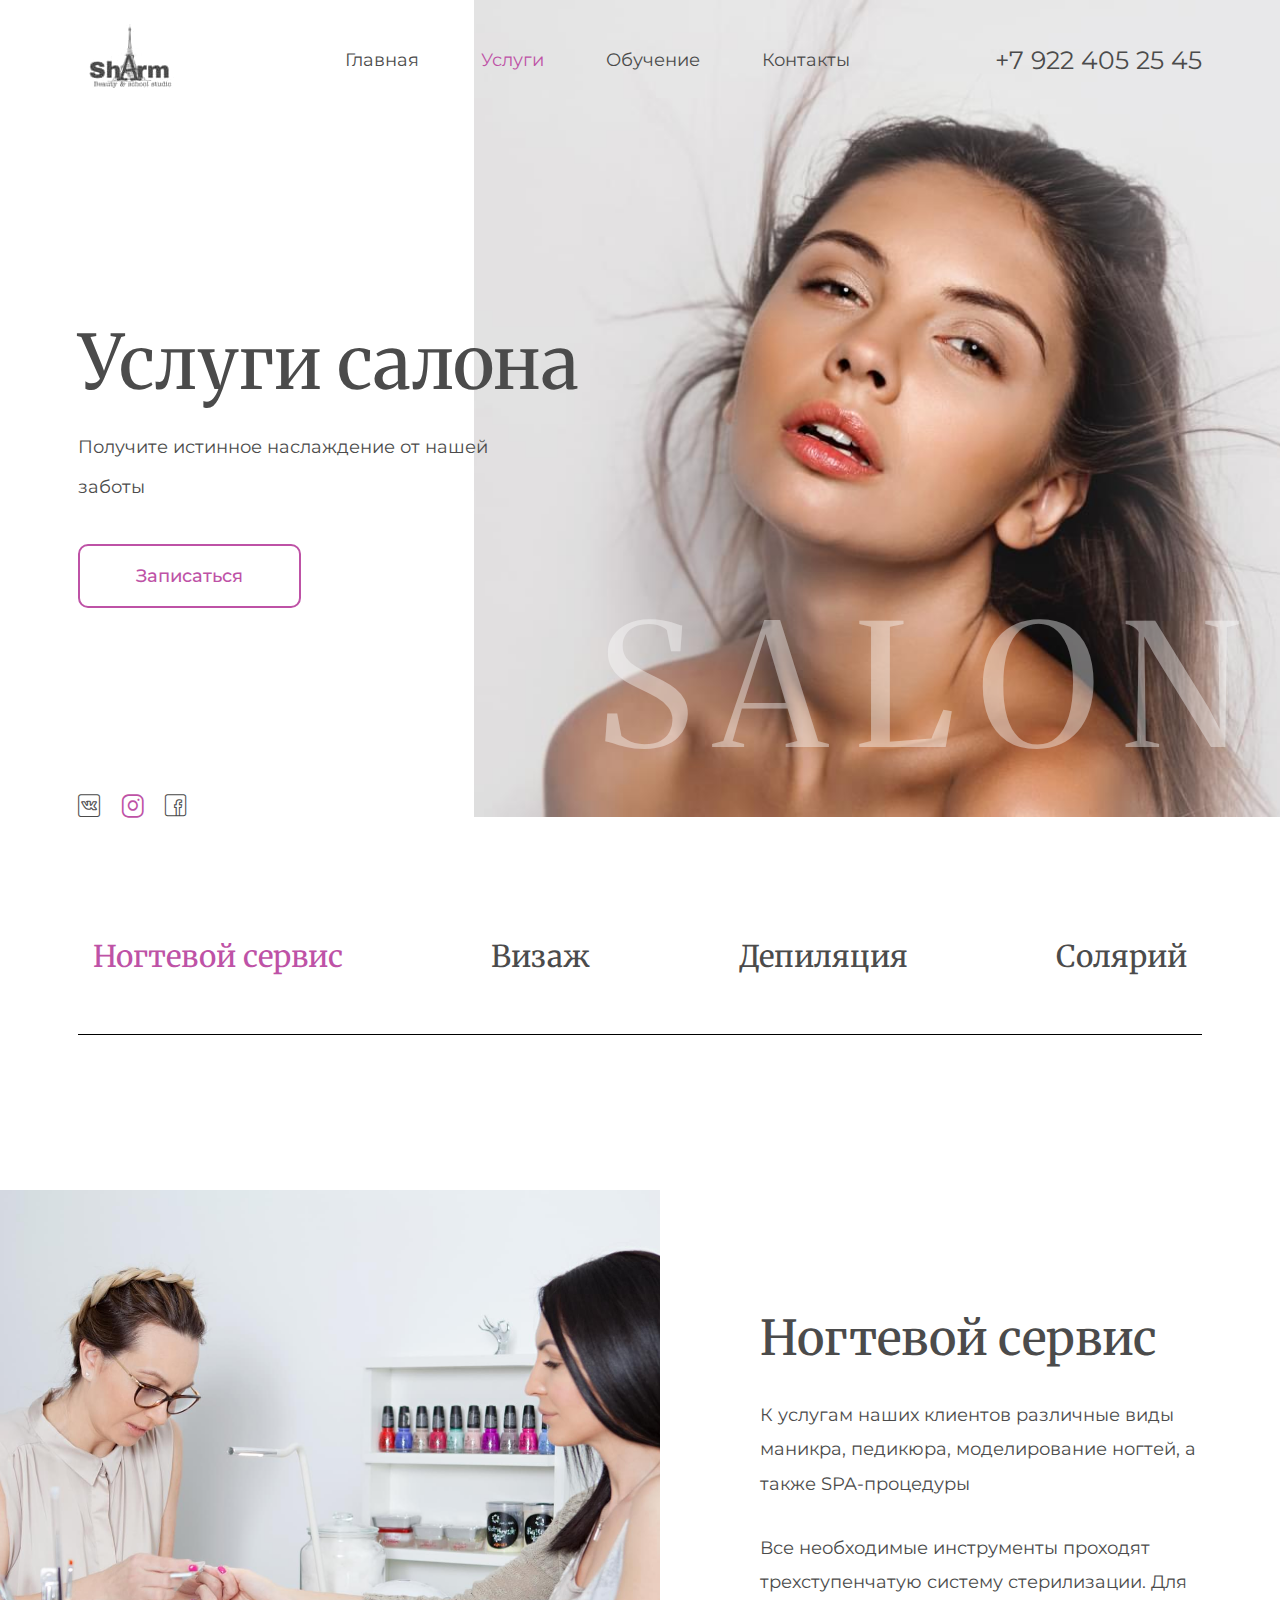
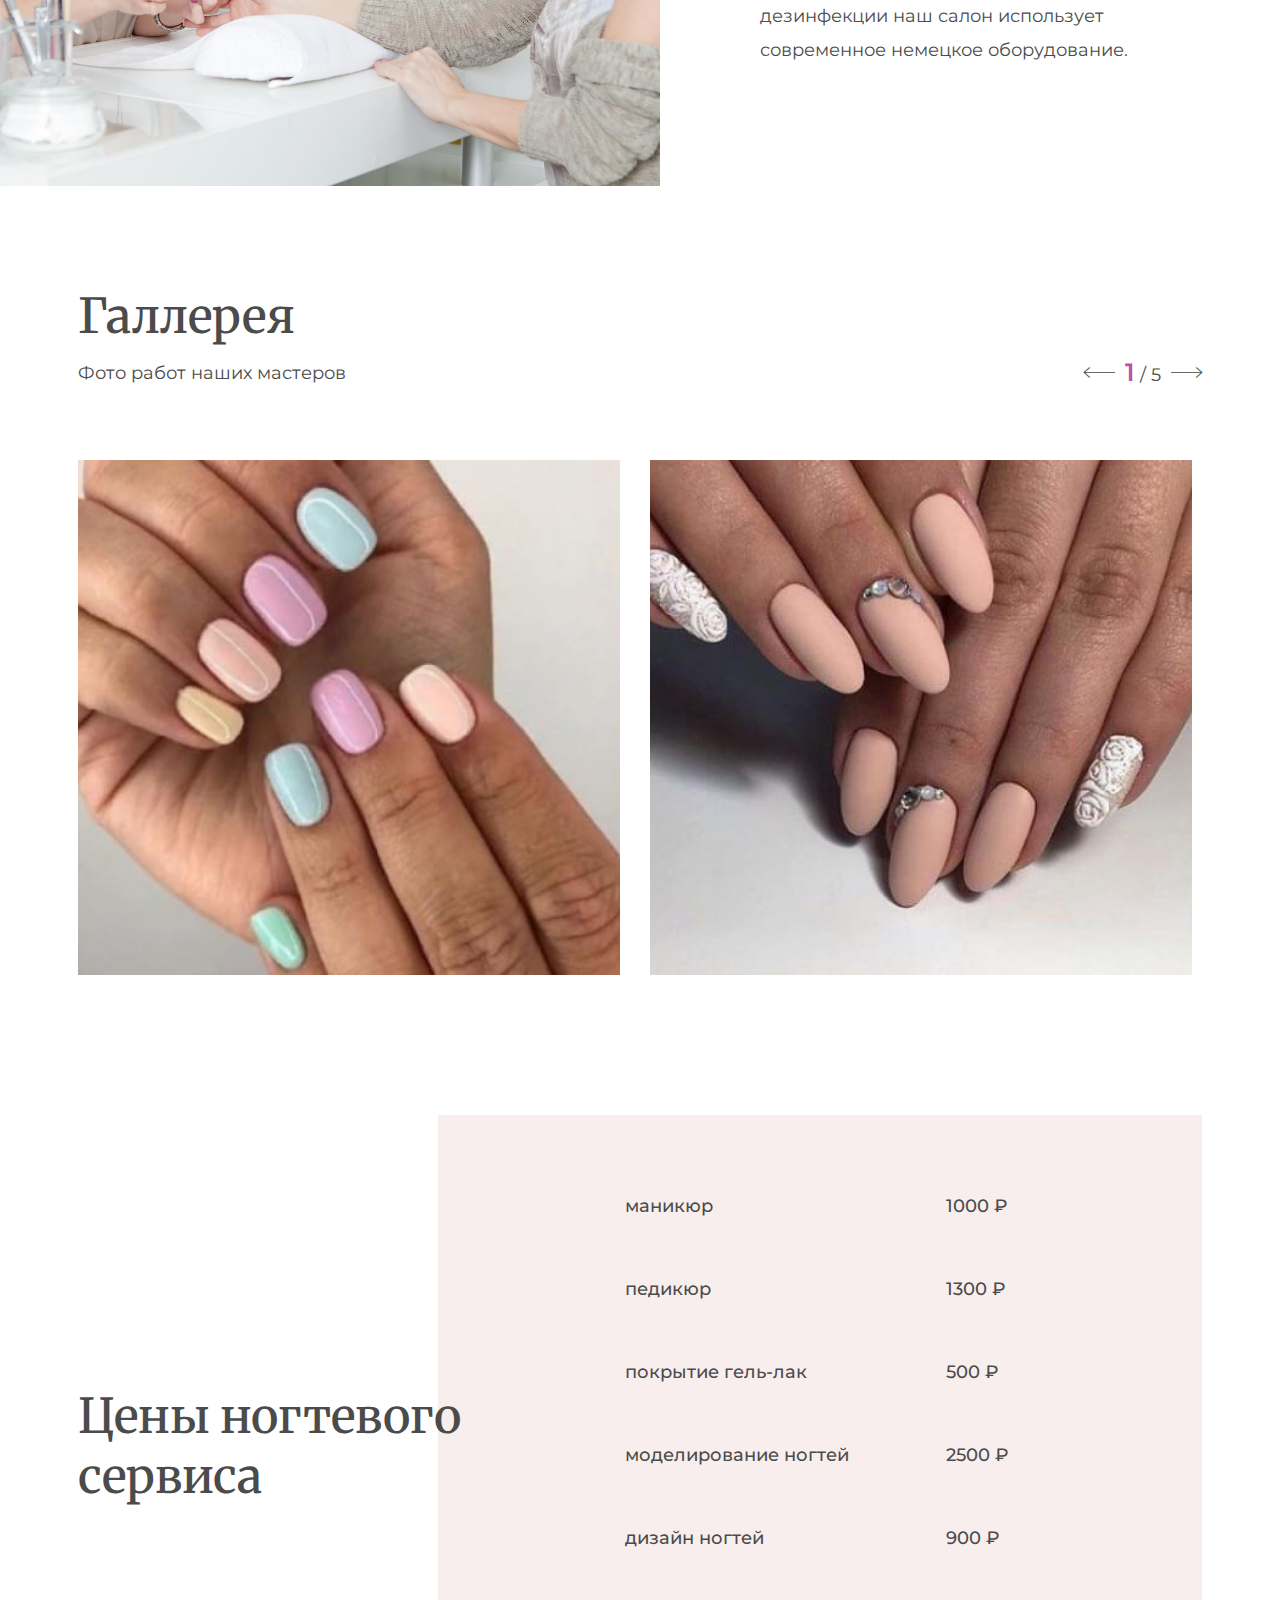
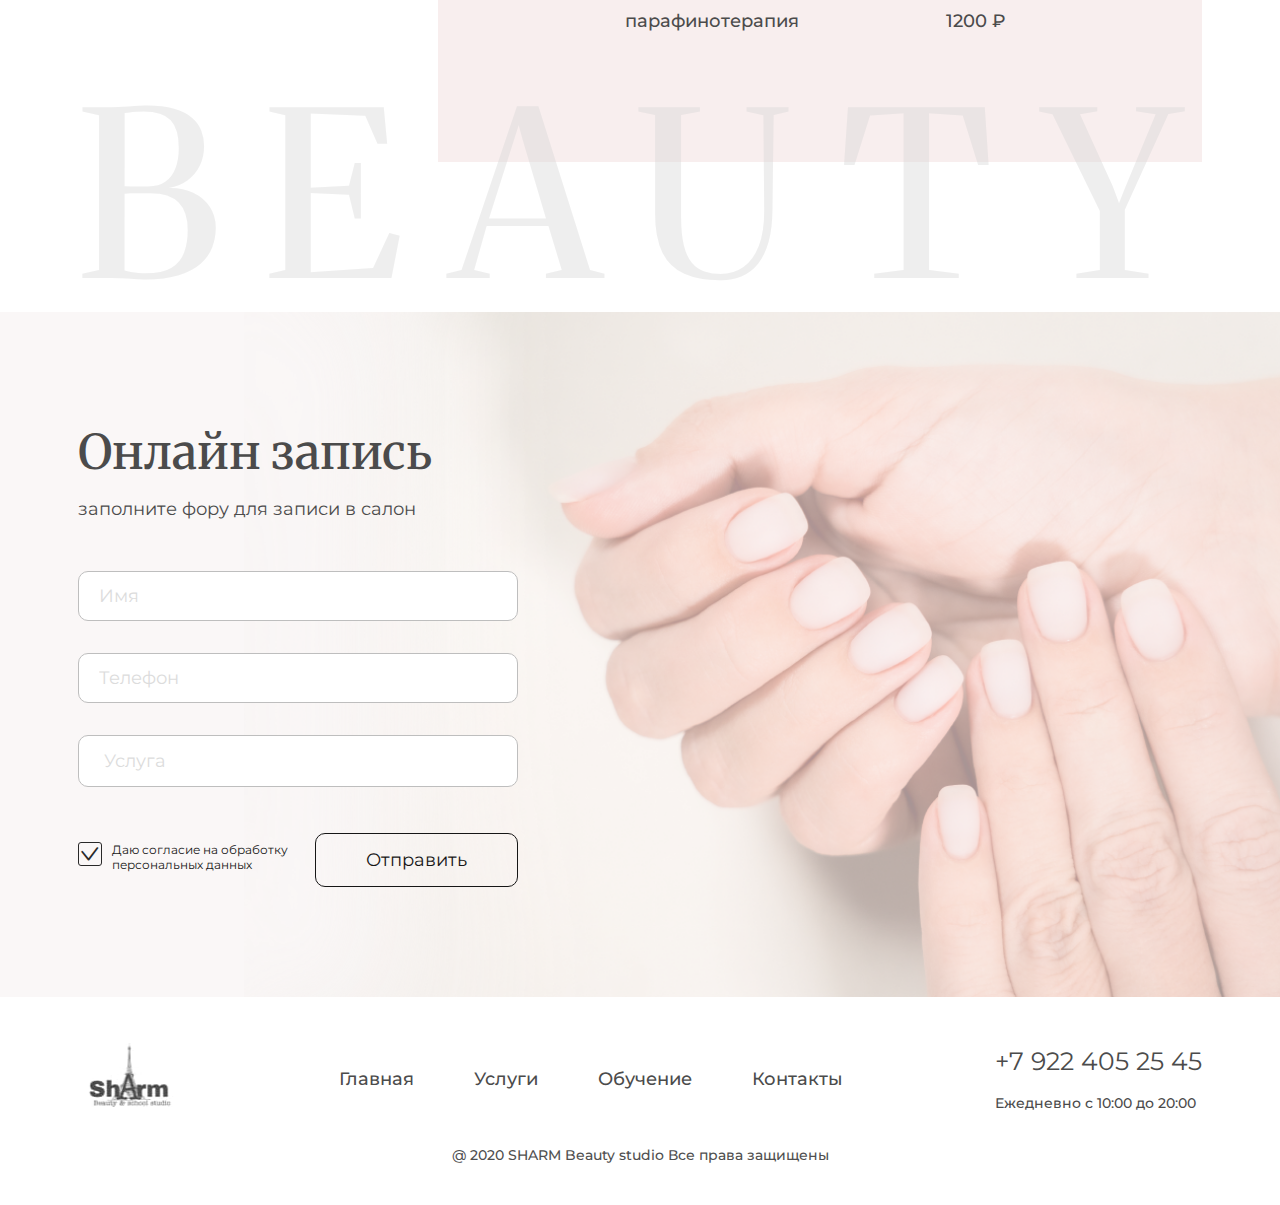
<file: servises.html>
<!DOCTYPE html>
<html lang="ru">

<head>
	<title>Услуги</title>
	<meta charset="UTF-8">
	<meta name="format-detection" content="telephone=no">
	<!-- <style>body{opacity: 0;}</style> -->
	<link rel="stylesheet" href="css/style.min.css?_v=20220310163130">
	<link rel="shortcut icon" href="favicon.ico">
	<!-- <meta name="robots" content="noindex, nofollow"> -->
	<meta name="viewport" content="width=device-width, initial-scale=1.0">
</head>

<body>
	<div class="wrapper">
		<header class="header">
			<div class="header__container">
				<div class="header__header header-header">
					<a href="#" class="header-header__logo">
						<img src="img/main-logo.jpg" alt="">
					</a>
					<div class="header-header__menu menu">
						<nav class="menu__body">
							<ul class="menu__list">
								<li class="menu__item"><a href="home.html" class="menu__link">Главная</a></li>
								<li class="menu__item"><a href="servises.html" class="menu__link">Услуги</a></li>
								<li class="menu__item"><a href="school.html" class="menu__link">Обучение</a></li>
								<li class="menu__item"><a href="contacts.html" class="menu__link">Контакты</a></li>
							</ul>
						</nav>
						<button type="button" class="menu__icon icon-menu"><span></span></button>
					</div>
					<div data-da=".menu__body, 833.98" class="header-header__phone"><a href="tel:+79224052545">+7 922 405 25 45</a></div>

				</div>
			</div>
		</header>
		<main class="page">
			<section class="main-block main-block__container_wide">
				<div class="main-block__container">
					<div class="main-block__body">
						<h1 class="main-block__title">Услуги салона</h1>
						<div class="main-block__text main-block__text_wide">Получите истинное наслаждение от нашей заботы</div>
						<button data-popup="#popup" type="button" class="main-block__button button">Записаться</button>
					</div>
					<div data-da=".menu__body, 767.98" class="main-block__social social">
						<a href="" class="social__item _icon-vk"></a>
						<a href="" class="social__item social__item_purple _icon-insta"></a>
						<a href="" class="social__item _icon-facebook"></a>
					</div>
					<div class="main-block__image">
						<img src="img/servises/main-foto.jpg" alt="foto">
					</div>
					<div class="main-block__sharm">salon</div>
				</div>
			</section>
			<section id="tab-menu" class="services">
				<div class="services__container">
					<div data-tabs class="tabs">
						<nav data-tabs-titles class="tabs__navigation">
							<button type="button" class="tabs__title _tab-active"><span>Ногтевой сервис</span></button>
							<button type="button" class="tabs__title"><span>Визаж</span></button>
							<button type="button" class="tabs__title"><span>Депиляция</span></button>
							<button type="button" class="tabs__title"><span>Солярий</span></button>
						</nav>
						<div data-tabs-body class="tabs__content">
							<div class="tabs__body nails">
								<div class="nails__service service">
									<div class="service__image-ibg">
										<img src="img/servises/nails.jpg" alt="photo">
									</div>
									<div class="service__body">
										<div class="service__title main-title">Ногтевой сервис</div>
										<div class="service__text main-text">
											<p>
												К услугам наших клиентов различные виды маникра, педикюра, моделирование ногтей, а также SPA-процедуры
											</p>
											<p>
												Все необходимые инструменты проходят трехступенчатую систему стерилизации. Для дезинфекции наш салон использует современное немецкое оборудование.
											</p>
										</div>
									</div>
								</div>
								<div class="nails__gallery gallery">
									<div class="gallery__block block-gallery">
										<div class="block-gallery__top slider-header">
											<h2 class="slider-header__title main-title">Галлерея</h2>
											<div class="slider-header__block">
												<div class="slider-header__text main-text">Фото работ наших мастеров</div>
												<div data-da=".nails__gallery, 767.98" class="slider-header__controll slider-header__controll-masters">
													<div class="slider-header__arrow-left slider-header__arrow-left-5 arrow-navigation _icon-arrow-left"></div>
													<div class="slider-header__pagination slider-header__pagination-5"></div>
													<div class="slider-header__arrow-right slider-header__arrow-right-5 arrow-navigation _icon-arrow-right"></div>
												</div>
											</div>
										</div>
										<div class="block-gallery__slider nails__gallery-slider swiper">
											<div class="block-gallery__wrapper swiper-wrapper">
												<div class="block-gallery__slide swiper-slide">
													<div class="block-gallery__image-ibg block-gallery__image-ibg_small">
														<img data-src="img/servises/nails-gallery/1.jpg" alt="Картинка">
													</div>
												</div>
												<div class="block-gallery__slide swiper-slide">
													<div class="block-gallery__image-ibg block-gallery__image-ibg_small">
														<img data-src="img/servises/nails-gallery/2.jpg" alt="Картинка">
													</div>
												</div>
												<div class="block-gallery__slide swiper-slide">
													<div class="block-gallery__image-ibg block-gallery__image-ibg_small">
														<img data-src="img/servises/nails-gallery/1.jpg" alt="Картинка">
													</div>
												</div>
												<div class="block-gallery__slide swiper-slide">
													<div class="block-gallery__image-ibg block-gallery__image-ibg_small">
														<img data-src="img/servises/nails-gallery/2.jpg" alt="Картинка">
													</div>
												</div>
												<div class="block-gallery__slide swiper-slide">
													<div class="block-gallery__image-ibg block-gallery__image-ibg_small">
														<img data-src="img/servises/nails-gallery/1.jpg" alt="Картинка">
													</div>
												</div>
											</div>
										</div>
									</div>
								</div>
								<div class="nails__prices prices">
									<div class="prices__block">
										<h2 class="prices__title main-title">Цены ногтевого cервиса</h2>
										<div class="prices__body">
											<ul class="prices__list">
												<li class="prices__item main-text">
													<span class="prices__name">маникюр</span>
													<span class="prices__value">1000 ₽</span>
												</li>
												<li class="prices__item main-text">
													<span class="prices__name">педикюр</span>
													<span class="prices__value">1300 ₽</span>
												</li>
												<li class="prices__item main-text">
													<span class="prices__name">Покрытие гель-лак</span>
													<span class="prices__value">500 ₽</span>
												</li>
												<li class="prices__item main-text">
													<span class="prices__name">моделирование ногтей</span>
													<span class="prices__value">2500 ₽</span>
												</li>
												<li class="prices__item main-text">
													<span class="prices__name">Дизайн ногтей</span>
													<span class="prices__value">900 ₽</span>
												</li>
												<li class="prices__item main-text">
													<span class="prices__name">парафинотерапия</span>
													<span class="prices__value">1200 ₽</span>
												</li>

											</ul>
										</div>
										<div class="prices__beauty">BEAUTY</div>
									</div>
									<a href="" data-goto="#tab-menu" class="prices__up">
										<span class="prices__span">К списку услуг</span>
										<img class="prices__pic" src="img/servises/arrow-up2.png" alt="">
									</a>
								</div>
							</div>
							<div class="tabs__body visage">
								<div class="visage__service service">
									<div class="service__image-ibg">
										<img src="img/servises/visage/main.jpg" alt="photo">
									</div>
									<div class="service__body">
										<div class="service__title main-title">Визаж</div>
										<div class="service__text main-text">
											<p>
												Специалисты нашего салона создадут вам уникальный образ. К вашим услугам визажисты, специалисты по кореекции бровей и наращиванию ресниц.
											</p>
											<p>
												Оказываем такие услуги как макияж (вечерний, дневной), моделирование бровей, наращивание ресниц, татуаж и многое другое.
											</p>
										</div>
									</div>
								</div>
								<div class="visage__gallery gallery">
									<div class="gallery__block block-gallery">
										<div class="block-gallery__top slider-header">
											<h2 class="slider-header__title main-title">Галлерея</h2>
											<div class="slider-header__block">
												<div class="slider-header__text main-text">Фото работ наших мастеров</div>
												<div data-da=".visage__gallery, 767.98" class="slider-header__controll slider-header__controll-masters">
													<div class="slider-header__arrow-left slider-header__arrow-left-6 arrow-navigation _icon-arrow-left"></div>
													<div class="slider-header__pagination slider-header__pagination-6"></div>
													<div class="slider-header__arrow-right slider-header__arrow-right-6 arrow-navigation _icon-arrow-right"></div>
												</div>
											</div>
										</div>
										<div class="block-gallery__slider visage__gallery-slider swiper">
											<div class="block-gallery__wrapper swiper-wrapper">
												<div class="block-gallery__slide swiper-slide">
													<div class="block-gallery__image-ibg block-gallery__image-ibg_small">
														<img data-src="img/servises/visage/1.jpg" alt="Картинка">
													</div>
												</div>
												<div class="block-gallery__slide swiper-slide">
													<div class="block-gallery__image-ibg block-gallery__image-ibg_small">
														<img data-src="img/servises/visage/2.jpg" alt="Картинка">
													</div>
												</div>
												<div class="block-gallery__slide swiper-slide">
													<div class="block-gallery__image-ibg block-gallery__image-ibg_small">
														<img data-src="img/servises/visage/1.jpg" alt="Картинка">
													</div>
												</div>
												<div class="block-gallery__slide swiper-slide">
													<div class="block-gallery__image-ibg block-gallery__image-ibg_small">
														<img data-src="img/servises/visage/2.jpg" alt="Картинка">
													</div>
												</div>
												<div class="block-gallery__slide swiper-slide">
													<div class="block-gallery__image-ibg block-gallery__image-ibg_small">
														<img data-src="img/servises/visage/1.jpg" alt="Картинка">
													</div>
												</div>
												<div class="block-gallery__slide swiper-slide">
													<div class="block-gallery__image-ibg block-gallery__image-ibg_small">
														<img data-src="img/servises/visage/2.jpg" alt="Картинка">
													</div>
												</div>
											</div>
										</div>
									</div>
								</div>
								<div class="visage__prices prices">
									<div class="prices__block">
										<h2 class="prices__title main-title">Цены услуг визажа</h2>
										<div class="prices__body">
											<ul class="prices__list">
												<li class="prices__item main-text">
													<span class="prices__name">Дневной макияж</span>
													<span class="prices__value">1000 ₽</span>
												</li>
												<li class="prices__item main-text">
													<span class="prices__name">Вечерний макияж</span>
													<span class="prices__value">1500 ₽</span>
												</li>
												<li class="prices__item main-text">
													<span class="prices__name">Свадебный макияж</span>
													<span class="prices__value">2000 ₽</span>
												</li>
												<li class="prices__item main-text">
													<span class="prices__name">Перманентный макияж</span>
													<span class="prices__value">2500 ₽</span>
												</li>
												<li class="prices__item main-text">
													<span class="prices__name">Коррекция бровей</span>
													<span class="prices__value">900 ₽</span>
												</li>
												<li class="prices__item main-text">
													<span class="prices__name">Наращивание ресниц</span>
													<span class="prices__value">1100 ₽</span>
												</li>

											</ul>
										</div>
										<div class="prices__beauty">BEAUTY</div>
									</div>
									<a href="" data-goto="#tab-menu" class="prices__up">
										<span class="prices__span">К списку услуг</span>
										<img class="prices__pic" src="img/servises/arrow-up2.png" alt="">
									</a>
								</div>
							</div>
							<div class="tabs__body depilation">
								<div class="depilation__service service">
									<div class="service__image-ibg">
										<img src="img/servises/depilation/main.jpg" alt="photo">
									</div>
									<div class="service__body">
										<div class="service__title main-title">Депиляция</div>
										<div class="service__text main-text">
											<p>
												К услугам наших клиентов различные виды маникра, педикюра, моделирование ногтей, а также SPA-процедуры
											</p>
											<p>
												Все необходимые инструменты проходят трехступенчатую систему стерилизации. Для дезинфекции наш салон использует современное немецкое оборудование.
											</p>
										</div>
									</div>
								</div>
								<div class="depilation__gallery gallery">
									<div class="gallery__block block-gallery">
										<div class="block-gallery__top slider-header">
											<h2 class="slider-header__title main-title">Галлерея</h2>
											<div class="slider-header__block">
												<div class="slider-header__text main-text">Процесс работы и результат</div>
												<div data-da=".depilation__gallery, 767.98" class="slider-header__controll slider-header__controll-masters">
													<div class="slider-header__arrow-left slider-header__arrow-left-7 arrow-navigation _icon-arrow-left"></div>
													<div class="slider-header__pagination slider-header__pagination-7"></div>
													<div class="slider-header__arrow-right slider-header__arrow-right-7 arrow-navigation _icon-arrow-right"></div>
												</div>
											</div>
										</div>
										<div class="block-gallery__slider depilation__gallery-slider swiper">
											<div class="block-gallery__wrapper swiper-wrapper">
												<div class="block-gallery__slide swiper-slide">
													<div class="block-gallery__image-ibg block-gallery__image-ibg_small">
														<img src="img/servises/depilation/1.jpg" alt="Картинка">
													</div>
												</div>
												<div class="block-gallery__slide swiper-slide">
													<div class="block-gallery__image-ibg block-gallery__image-ibg_small">
														<img src="img/servises/depilation/2.jpg" alt="Картинка">
													</div>
												</div>
												<div class="block-gallery__slide swiper-slide">
													<div class="block-gallery__image-ibg block-gallery__image-ibg_small">
														<img src="img/servises/depilation/1.jpg" alt="Картинка">
													</div>
												</div>
												<div class="block-gallery__slide swiper-slide">
													<div class="block-gallery__image-ibg block-gallery__image-ibg_small">
														<img src="img/servises/depilation/2.jpg" alt="Картинка">
													</div>
												</div>
												<div class="block-gallery__slide swiper-slide">
													<div class="block-gallery__image-ibg block-gallery__image-ibg_small">
														<img src="img/servises/depilation/1.jpg" alt="Картинка">
													</div>
												</div>
											</div>
										</div>
									</div>
								</div>
								<div class="depilation__prices prices">
									<div class="prices__block">
										<h2 class="prices__title main-title">Цены депиляции</h2>
										<div class="prices__body">
											<ul class="prices__list">
												<li class="prices__item main-text">
													<span class="prices__name">глубокое бикини</span>
													<span class="prices__value">1300 ₽</span>
												</li>
												<li class="prices__item main-text">
													<span class="prices__name">классическое бикини</span>
													<span class="prices__value">900 ₽</span>
												</li>
												<li class="prices__item main-text">
													<span class="prices__name">подмышечные впадины</span>
													<span class="prices__value">400 ₽</span>
												</li>
												<li class="prices__item main-text">
													<span class="prices__name">руки полностью</span>
													<span class="prices__value">400 ₽</span>
												</li>
												<li class="prices__item main-text">
													<span class="prices__name">ноги полностью</span>
													<span class="prices__value">1800 ₽</span>
												</li>
												<li class="prices__item main-text">
													<span class="prices__name">лицо и шея</span>
													<span class="prices__value">400 ₽</span>
												</li>

											</ul>
										</div>
										<div class="prices__beauty">BEAUTY</div>
									</div>
									<a href="" data-goto="#tab-menu" class="prices__up">
										<span class="prices__span">К списку услуг</span>
										<img class="prices__pic" src="img/servises/arrow-up2.png" alt="">
									</a>
								</div>
							</div>
							<div class="tabs__body solarium">
								<div class="solarium__service service">
									<div class="service__image-ibg">
										<img src="img/servises/depilation/main.jpg" alt="photo">
									</div>
									<div class="service__body">
										<div class="service__title main-title">Солярий</div>
										<div class="service__text main-text">
											<p>
												К услугам наших клиентов различные виды маникра, педикюра, моделирование ногтей, а также SPA-процедуры
											</p>
											<p>
												Все необходимые инструменты проходят трехступенчатую систему стерилизации. Для дезинфекции наш салон использует современное немецкое оборудование
											</p>
										</div>
									</div>
								</div>
								<div class="solarium__gallery gallery">
									<div class="gallery__block block-gallery">
										<div class="block-gallery__top slider-header">
											<h2 class="slider-header__title main-title">Галлерея</h2>
											<div class="slider-header__block">
												<div class="slider-header__text main-text">В нашем солярии удобно и комфортно</div>
												<div data-da=".solarium__gallery, 767.98" class="slider-header__controll slider-header__controll-masters">
													<div class="slider-header__arrow-left slider-header__arrow-left-8 arrow-navigation _icon-arrow-left"></div>
													<div class="slider-header__pagination slider-header__pagination-8"></div>
													<div class="slider-header__arrow-right slider-header__arrow-right-8 arrow-navigation _icon-arrow-right"></div>
												</div>
											</div>
										</div>
										<div class="block-gallery__slider solarium__gallery-slider swiper">
											<div class="block-gallery__wrapper swiper-wrapper">
												<div class="block-gallery__slide swiper-slide">
													<div class="block-gallery__image-ibg block-gallery__image-ibg_small">
														<img src="img/servises/solarium/1.jpg" alt="Картинка">
													</div>
												</div>
												<div class="block-gallery__slide swiper-slide">
													<div class="block-gallery__image-ibg block-gallery__image-ibg_small">
														<img src="img/servises/solarium/2.jpg" alt="Картинка">
													</div>
												</div>
												<div class="block-gallery__slide swiper-slide">
													<div class="block-gallery__image-ibg block-gallery__image-ibg_small">
														<img src="img/servises/solarium/1.jpg" alt="Картинка">
													</div>
												</div>
												<div class="block-gallery__slide swiper-slide">
													<div class="block-gallery__image-ibg block-gallery__image-ibg_small">
														<img src="img/servises/solarium/2.jpg" alt="Картинка">
													</div>
												</div>
												<div class="block-gallery__slide swiper-slide">
													<div class="block-gallery__image-ibg block-gallery__image-ibg_small">
														<img src="img/servises/solarium/1.jpg" alt="Картинка">
													</div>
												</div>
												<div class="block-gallery__slide swiper-slide">
													<div class="block-gallery__image-ibg block-gallery__image-ibg_small">
														<img src="img/servises/solarium/2.jpg" alt="Картинка">
													</div>
												</div>
											</div>
										</div>
									</div>
								</div>
								<div class="solarium prices">
									<div class="prices__block">
										<h2 class="prices__title main-title">Цены солярия</h2>
										<div class="prices__body">
											<ul class="prices__list">
												<li class="prices__item main-text">
													<span class="prices__name">1 мин. загара</span>
													<span class="prices__value">20 ₽</span>
												</li>
												<li class="prices__item main-text">
													<span class="prices__name">1 мин. загара по абонементу</span>
													<span class="prices__value">15 ₽</span>
												</li>
												<li class="prices__item main-text">
													<span class="prices__name">абонемент 30 мин.</span>
													<span class="prices__value">500 ₽</span>
												</li>
												<li class="prices__item main-text">
													<span class="prices__name">абонемент 50 мин.</span>
													<span class="prices__value">2500 ₽</span>
												</li>
												<li class="prices__item main-text">
													<span class="prices__name">абонемент 100 мин.й</span>
													<span class="prices__value">900 ₽</span>
												</li>
												<li class="prices__item main-text">
													<span class="prices__name">С 15-00 до 17-00 скидка</span>
													<span class="prices__value">50%</span>
												</li>

											</ul>
										</div>
										<div class="prices__beauty">BEAUTY</div>
									</div>
									<a href="" data-goto="#tab-menu" class="prices__up">
										<span class="prices__span">К списку услуг</span>
										<img class="prices__pic" src="img/servises/arrow-up2.png" alt="">
									</a>
								</div>
							</div>
						</div>
					</div>
				</div>
			</section>
			<section class="bottom-form">
				<div class="bottom-form__container_wide">
					<div class="bottom-form__container">
						<div class="bottom-form__top">
							<h2 class="bottom-form__title main-title">Онлайн запись</h2>
							<div class="bottom-form__text main-text">заполните фору для записи в салон</div>
						</div>
						<form data-dev class="bottom-form__form form" action="#">
							<div class="form__line">
								<input data-required autocomplete="off" type="text" name="form[]" data-error="не указано имя" placeholder="Имя" class="input">
							</div>
							<div class="form__line">
								<input data-required autocomplete="off" type="tel" name="form[]" data-error="не указан номер телефона" placeholder="Телефон" class="input">
							</div>
							<div class="form__line">
								<select data-speed="300" name="form[]" class="form">
									<option value="" selected>Услуга</option>
									<option value="1">Визаж</option>
									<option value="2">Ногтевой сервис</option>
									<option value="3">Депиляция</option>
									<option value="4">Солярий</option>
								</select>
							</div>
							<div class="form__line form__line-footer">
								<div class="form__line-checkbox checkbox">
									<input data-required checked id="c_1" data-error="Ошибка" class="checkbox__input" type="checkbox" value="1" name="form[]">
									<label for="c_1" class="checkbox__label"><span class="checkbox__text">Даю согласие на обработку <br> персональных данных</span></label>
								</div>
								<button type="submit" class="form__line-button button button_dark">Отправить</button>
							</div>
						</form>
					</div>
				</div>
			</section>
		</main>
		<footer class="footer">
			<div class="footer__container">
				<div class="footer__top"></div>
				<div class="footer__bottom bottom-footer">
					<a href="#" class="bottom-footer__logo">
						<img src="img/main-logo.jpg" alt="">
					</a>
					<div data-da=".footer__top, 767.98" class="bottom-footer__menu menu-bottom">
						<ul class="menu-bottom__list">
							<li class="menu-bottom__item"><a href="home.html" class="menu-bottom__link">Главная</a></li>
							<li class="menu-bottom__item"><a href="servises.html" class="menu-bottom__link">Услуги</a></li>
							<li class="menu-bottom__item"><a href="school.html" class="menu-bottom__link">Обучение</a></li>
							<li class="menu-bottom__item"><a href="contacts.html" class="menu-bottom__link">Контакты</a></li>
					</div>
					<div class="bottom-footer__contacts">
						<div class="bottom-footer__phone"><a href="tel:+79224052545">+7 922 405 25 45</a></div>
						<div class="bottom-footer__work">Ежедневно с 10:00 до 20:00</div>
					</div>
				</div>
				<div class="footer__police">@ 2020 SHARM Beauty studio Все права защищены</div>
			</div>
		</footer>
	</div>

	<div id="popup" aria-hidden="true" class="popup">
		<div class="popup__wrapper">
			<div class="popup__content">
				<button data-close type="button" class="popup__close"></button>
				<div class="popup__text">
					<div class="bottom-form__top">
						<h2 class="bottom-form__title main-title">Онлайн запись</h2>
						<div class="bottom-form__text main-text">заполните фору для записи в салон</div>
					</div>
					<form data-dev class="bottom-form__form form" action="#">
						<div class="form__line">
							<input data-required autocomplete="off" type="text" name="form[]" data-error="не указано имя" placeholder="Имя" class="input">
						</div>
						<div class="form__line">
							<input data-required autocomplete="off" type="tel" name="form[]" data-error="не указан номер телефона" placeholder="Телефон" class="input">
						</div>
						<div class="form__line">
							<select data-speed="300" name="form[]" class="form">
								<option value="" selected>Услуга</option>
								<option value="1">Визаж</option>
								<option value="2">Ногтевой сервис</option>
								<option value="3">Депиляция</option>
								<option value="4">Солярий</option>
							</select>
						</div>
						<div class="form__line form__line-footer">
							<div class="form__line-checkbox checkbox">
								<input data-required checked id="pop" data-error="Ошибка" class="checkbox__input" type="checkbox" value="1" name="form[]">
								<label for="pop" class="checkbox__label"><span class="checkbox__text">Даю согласие на обработку <br> персональных данных</span></label>
							</div>
							<button type="submit" class="form__line-button button button_dark">Отправить</button>
						</div>
					</form>
				</div>
			</div>
		</div>
	</div>


	<script src="js/app.min.js?_v=20220310163130"></script>
</body>

</html>
</file>
<file: css/style.min.css>
@charset "UTF-8";@import url(https://fonts.googleapis.com/css?family=Montserrat:300,regular,500,700&display=swap);@import url(https://fonts.googleapis.com/css?family=Merriweather:300italic,regular&display=swap);@import url(https://fonts.googleapis.com/css?family=Roboto:regular&display=swap);@font-face{font-family:icons;font-display:swap;src:url(../fonts/icons.woff2) format("woff2"),url(../fonts/icons.woff) format("woff");font-weight:400;font-style:normal}.checkbox__input:checked+.checkbox__label:before,.works__item::before,[class*=_icon-]:before{font-family:icons;font-style:normal;font-weight:400;font-variant:normal;text-transform:none;line-height:1;-webkit-font-smoothing:antialiased;-moz-osx-font-smoothing:grayscale}[class*=_icon-]:before{display:block}._icon-arrow:before{content:"\e900"}._icon-arrow-left:before{content:"\e901"}._icon-arrow-right:before{content:"\e902"}._icon-facebook:before{content:"\e903"}._icon-insta:before{content:"\e904"}._icon-map:before{content:"\e905"}._icon-plus:before{content:"\e906"}._icon-vk:before{content:"\e907"}*{padding:0;margin:0;border:0}*,:after,:before{-webkit-box-sizing:border-box;box-sizing:border-box}body,html{height:100%;min-width:320px}body{color:#4b4b4b;line-height:1;font-family:Montserrat,sans-serif;font-size:1.125rem;-ms-text-size-adjust:100%;-moz-text-size-adjust:100%;-webkit-text-size-adjust:100%;-webkit-font-smoothing:antialiased;-moz-osx-font-smoothing:grayscale}button,input,textarea{font-family:Montserrat,sans-serif;font-size:inherit}button{cursor:pointer;color:inherit;background-color:inherit}a{color:inherit}a:link,a:visited{text-decoration:none}a:hover{text-decoration:none}ul li{list-style:none}img{vertical-align:top}h1,h2,h3,h4,h5,h6{font-weight:inherit;font-size:inherit}.lock body{overflow:hidden;-ms-touch-action:none;touch-action:none}.wrapper{min-height:100%;display:-webkit-box;display:-ms-flexbox;display:flex;-webkit-box-orient:vertical;-webkit-box-direction:normal;-ms-flex-direction:column;flex-direction:column;overflow:hidden}.wrapper>main{-webkit-box-flex:1;-ms-flex:1 1 auto;flex:1 1 auto}.wrapper>*{min-width:0}[class*=__container]{max-width:70.25rem;-webkit-box-sizing:content-box;box-sizing:content-box;margin:0 auto;padding:0 .9375rem}[class*=__container_wide]{max-width:100rem}.button{display:-webkit-inline-box;display:-ms-inline-flexbox;display:inline-flex;color:#be52a6;padding:19px 56px;border:2px solid #be52a6;border-radius:10px;font-weight:500;line-height:1.2222222222;-webkit-transition:all .3s ease 0s;-o-transition:all .3s ease 0s;transition:all .3s ease 0s}.button._fw{width:100%}.button_dark{border:1px solid #161616;color:#161616;padding:15px 50px;font-weight:400;cursor:pointer}input[type=email],input[type=tel],input[type=text],textarea{-webkit-appearance:none;-moz-appearance:none;appearance:none}.input{border-radius:10px;width:100%;display:block;padding:0 20px;border:1px solid #bebebe;height:3.125rem}.input::-webkit-input-placeholder{color:#dcdcdc}.input::-moz-placeholder{color:#dcdcdc}.input:-ms-input-placeholder{color:#dcdcdc}.input::-ms-input-placeholder{color:#dcdcdc}.input::placeholder{color:#dcdcdc}textarea.input{resize:none;padding:0 0}.checkbox{position:relative}.checkbox:not(:last-child){margin-bottom:.3125em}.checkbox__input{position:absolute;width:0;height:0;opacity:0}.checkbox__input:focus+.checkbox__label:before{-webkit-box-shadow:0 0 5px #fff;box-shadow:0 0 5px #fff}.checkbox__input:checked+.checkbox__label:before{content:"\e900";font-size:.875rem;color:#292929;display:-webkit-box;display:-ms-flexbox;display:flex;-webkit-box-align:center;-ms-flex-align:center;align-items:center;-webkit-box-pack:center;-ms-flex-pack:center;justify-content:center;font-weight:600}.checkbox__label{cursor:pointer;display:-webkit-inline-box;display:-ms-inline-flexbox;display:inline-flex;-webkit-box-align:center;-ms-flex-align:center;align-items:center;position:relative;gap:10px}.checkbox__label:before{content:"";-ms-flex-item-align:start;align-self:flex-start;-webkit-box-flex:0;-ms-flex:0 0 24px;flex:0 0 24px;width:24px;height:24px;border:1px solid #292929;border-radius:3px}.checkbox__text{font-size:.75rem;color:#161616;line-height:1.25}.select{position:relative}.select__body{position:relative}.select__title{color:inherit;text-align:left;border:1px solid #bebebe;background-color:#fff;cursor:pointer;width:100%;border-radius:10px}.select__value{color:#dcdcdc;display:-webkit-box;display:-ms-flexbox;display:flex;-webkit-box-align:center;-ms-flex-align:center;align-items:center;height:50px;padding:0 25px;-webkit-box-pack:justify;-ms-flex-pack:justify;justify-content:space-between;-webkit-box-orient:horizontal;-webkit-box-direction:reverse;-ms-flex-direction:row-reverse;flex-direction:row-reverse}.select__value:before{content:"";-ms-flex-item-align:stretch;-ms-grid-row-align:stretch;align-self:stretch;-webkit-box-flex:0;-ms-flex:0 0 10px;flex:0 0 10px;-webkit-transition:all .3s ease 0s;-o-transition:all .3s ease 0s;transition:all .3s ease 0s;display:-webkit-box;display:-ms-flexbox;display:flex;-webkit-box-pack:center;-ms-flex-pack:center;justify-content:center;-webkit-box-align:center;-ms-flex-align:center;align-items:center}._select-open .select__value:before{-webkit-transform:rotate(-180deg);-ms-transform:rotate(-180deg);transform:rotate(-180deg)}.select__text{-webkit-box-flex:1;-ms-flex:1 1 auto;flex:1 1 auto}.select__input{width:100%;background-color:transparent;height:100%}.select__options{color:#000;position:absolute;top:45px;border-radius:0 0 4px 4px;min-width:100%;left:0;background-color:#fff;border-top:0;border:1px solid #d9d9d9;border-top:0;padding:10px 0 5px 0}.select__scroll{overflow-y:auto;overflow-x:hidden;max-height:200px}.select__option{font-family:Merriweather;width:100%;display:block;text-align:left;cursor:pointer;padding:5px 15px;color:#4b4b4b}.select__option._select-selected{background-color:#eee}.select__row{display:-webkit-inline-box;display:-ms-inline-flexbox;display:inline-flex;-webkit-box-align:center;-ms-flex-align:center;align-items:center}.select._select-open{z-index:5}._select-tag{cursor:pointer}body::after{content:"";background-color:rgba(0,0,0,.3);position:fixed;width:100%;height:100%;top:0;left:0;opacity:0;-webkit-transition:opacity .8s ease 0s;-o-transition:opacity .8s ease 0s;transition:opacity .8s ease 0s;pointer-events:none;z-index:149;-webkit-backdrop-filter:blur(30px);backdrop-filter:blur(30px)}body.popup-show::after{opacity:1}.popup{position:fixed;top:0;left:0;bottom:0;right:0;padding:30px 10px;-webkit-transition:visibility .8s ease 0s;-o-transition:visibility .8s ease 0s;transition:visibility .8s ease 0s;visibility:hidden;pointer-events:none}.popup_show{z-index:150;visibility:visible;overflow:auto;pointer-events:auto}.popup_show .popup__content{visibility:visible;-webkit-transform:scale(1);-ms-transform:scale(1);transform:scale(1)}.popup__wrapper{display:-webkit-box;display:-ms-flexbox;display:flex;-webkit-box-orient:vertical;-webkit-box-direction:normal;-ms-flex-direction:column;flex-direction:column;-webkit-box-align:center;-ms-flex-align:center;align-items:center;min-height:100%;-webkit-box-flex:1;-ms-flex:1 1 auto;flex:1 1 auto;width:100%;display:flex;-webkit-box-pack:center;-ms-flex-pack:center;justify-content:center;align-items:center}.popup__content{visibility:hidden;-webkit-transform:scale(0);-ms-transform:scale(0);transform:scale(0);-webkit-transition:-webkit-transform .3s ease 0s;transition:-webkit-transform .3s ease 0s;-o-transition:transform .3s ease 0s;transition:transform .3s ease 0s;transition:transform .3s ease 0s,-webkit-transform .3s ease 0s;background-color:#f3eaea;padding:30px 20px 70px 20px;width:100%;max-width:580px;display:-webkit-box;display:-ms-flexbox;display:flex;-webkit-box-orient:vertical;-webkit-box-direction:normal;-ms-flex-direction:column;flex-direction:column;row-gap:.625rem}.lock .popup__content{visibility:visible}.popup__text{display:-webkit-box;display:-ms-flexbox;display:flex;-webkit-box-pack:center;-ms-flex-pack:center;justify-content:center;-webkit-box-orient:vertical;-webkit-box-direction:normal;-ms-flex-direction:column;flex-direction:column}.popup__close{position:relative;width:25px;height:25px;-ms-flex-item-align:end;align-self:flex-end}.popup__close::after,.popup__close::before{content:"";width:100%;height:1px;background-color:#4b4b4b;position:absolute;top:50%;left:0}.popup__close::before{-webkit-transform:rotate(-135deg);-ms-transform:rotate(-135deg);transform:rotate(-135deg)}.popup__close::after{-webkit-transform:rotate(-45deg);-ms-transform:rotate(-45deg);transform:rotate(-45deg)}.tabs__navigation{position:relative;display:-webkit-box;display:-ms-flexbox;display:flex;-webkit-box-pack:justify;-ms-flex-pack:justify;justify-content:space-between}.tabs__title{position:relative;padding:.625rem .9375rem;font-size:1.875rem;-webkit-transition:color .3s ease 0s;-o-transition:color .3s ease 0s;transition:color .3s ease 0s;font-family:Merriweather}.tabs__title._tab-active{color:#be52a6}.tabs__content{padding:.625rem .9375rem}.tabs__body{margin:0 -15px}[data-showmore-button]{cursor:pointer}[data-showmore-button] span{color:#be52a6}[data-showmore-button] span:last-child{display:none}._showmore-active [data-showmore-button] span{display:none}._showmore-active [data-showmore-button] span:last-child{display:block}[class*=-ibg]{position:relative}[class*=-ibg] img{position:absolute;width:100%;height:100%;top:0;left:0;-o-object-fit:cover;object-fit:cover}[class*=-ibg_contain] img{-o-object-fit:contain;object-fit:contain}.main-title{line-height:1.25;font-family:Merriweather,sans-serif;color:#4b4b4b;font-weight:500;margin-bottom:.625rem;position:relative}.main-title_after::after{content:"";width:72px;height:2px;background-color:#be52a6;position:absolute;bottom:-12px;left:0}.main-text{line-height:1.9}.main-block{padding-top:19.6875rem;margin-bottom:3.75rem}.main-block__container_wide{position:relative;padding-left:0;padding-right:0}.main-block__title{font-family:Merriweather,sans-serif;margin-bottom:1.125rem;line-height:1.2533333333}.main-block__text{line-height:2.2222222222;margin-bottom:2.3125rem}.main-block__text_wide{max-width:none}.main-block__social{display:-webkit-box;display:-ms-flexbox;display:flex;-webkit-column-gap:1.25rem;-moz-column-gap:1.25rem;column-gap:1.25rem}.main-block__image{position:absolute;z-index:-1;height:100%;width:63%;top:0;right:0}.main-block__image img{-o-object-fit:cover;object-fit:cover;width:100%;height:100%}.main-block__sharm{font-family:Merriweather,sans-serif;color:#fff;letter-spacing:.15em;opacity:.4;position:absolute;line-height:1.255;text-transform:uppercase}.social__item{font-size:1.4375rem;color:inherit;-webkit-transition:all .2s ease 0s;-o-transition:all .2s ease 0s;transition:all .2s ease 0s}.social__item_purple{color:#be52a6}.slider-header__block{display:-webkit-box;display:-ms-flexbox;display:flex}.slider-header__text{-webkit-box-flex:1;-ms-flex:1 1 auto;flex:1 1 auto}.slider-header__controll{display:-webkit-box;display:-ms-flexbox;display:flex;gap:.625rem;-webkit-box-align:center;-ms-flex-align:center;align-items:center}.slider-header__controll-reviews{z-index:5}.arrow-navigation{font-size:.6875rem;cursor:pointer}.swiper-pagination-current{color:#be52a6;font-weight:600;font-size:1.5625rem}.cards-block{display:-webkit-box;display:-ms-flexbox;display:flex;-webkit-box-orient:vertical;-webkit-box-direction:normal;-ms-flex-direction:column;flex-direction:column}.cards-block__top{display:-webkit-box;display:-ms-flexbox;display:flex;-webkit-box-pack:justify;-ms-flex-pack:justify;justify-content:space-between}.cards-block__subscribe{-ms-flex-item-align:end;align-self:flex-end;display:-webkit-box;display:-ms-flexbox;display:flex}.cards-block__link{color:#be52a6;font-weight:500;line-height:1.9}.cards-block__cards{display:-ms-grid;display:grid;-ms-grid-columns:(1fr)[4];grid-template-columns:repeat(4,1fr)}.cards-block__card{position:relative;display:block}.card-cards-block{-webkit-transition:opacity .5s ease 0s;-o-transition:opacity .5s ease 0s;transition:opacity .5s ease 0s}.card-cards-block:hover .card-cards-block__invisible{opacity:1}.card-cards-block__image-ibg{padding-bottom:100%}.card-cards-block__invisible{position:absolute;top:50%;left:0;width:100%;text-align:center;-webkit-transform:translateY(-50%);-ms-transform:translateY(-50%);transform:translateY(-50%);-webkit-transition:opacity .5s ease 0s;-o-transition:opacity .5s ease 0s;transition:opacity .5s ease 0s;color:#fff;font-size:1.25rem;font-weight:500;line-height:2;padding:5px 0;background-color:rgba(0,0,0,.4);opacity:0}.bottom-form__container_wide{padding-left:0;padding-right:0;background:rgba(243,234,234,.4) url(../img/form-hends.png) top right/contain no-repeat}.bottom-form__form{max-width:27.5rem}.form__line:not(:last-child){margin-bottom:2rem}.form__line:nth-child(3){margin-bottom:2.875rem}.form__line-footer{display:-webkit-box;display:-ms-flexbox;display:flex;-webkit-box-pack:justify;-ms-flex-pack:justify;justify-content:space-between;-webkit-column-gap:.625rem;-moz-column-gap:.625rem;column-gap:.625rem}.input{height:3.125rem}.best__container{display:-webkit-box;display:-ms-flexbox;display:flex;-webkit-column-gap:60px;-moz-column-gap:60px;column-gap:60px;position:relative}.best__container_wide{position:relative}.best__title{-webkit-box-flex:1;-ms-flex:1 1 50%;flex:1 1 50%;-ms-flex-item-align:center;-ms-grid-row-align:center;align-self:center}.best__body{-webkit-box-flex:1;-ms-flex:1 1 50%;flex:1 1 50%}.best__list{counter-reset:num-counter}.best__item{position:relative}.best__item:not(:last-child)::after{content:"";position:absolute;height:2px;width:100%;background-color:#bfbfbf;bottom:-30px;left:0}.best__item::before{counter-increment:num-counter;content:counter(num-counter,decimal-leading-zero);left:-58px;top:2px;font-size:1.875rem;color:#d6d6d6;font-weight:500;line-height:1.2333333333;position:absolute}.best__beauty{position:absolute;bottom:-120px;left:-20px;color:#d6d6d6;opacity:.4;font-family:Merriweather,sans-serif;letter-spacing:.2em}.block-gallery__image-ibg{padding-bottom:95.0549450549%}.active-menu{color:#be52a6}.header{position:absolute;width:100%;padding:24px 0}.header__header{display:-webkit-box;display:-ms-flexbox;display:flex;-webkit-box-pack:center;-ms-flex-pack:center;justify-content:center;-webkit-box-align:center;-ms-flex-align:center;align-items:center}.header-header__logo{position:relative;z-index:20;display:-webkit-box;display:-ms-flexbox;display:flex;-webkit-box-pack:start;-ms-flex-pack:start;justify-content:flex-start}.header-header__menu{-webkit-box-flex:1;-ms-flex:1 1 auto;flex:1 1 auto;margin:0 15px 0 0;display:-webkit-inline-box;display:-ms-inline-flexbox;display:inline-flex;z-index:2}.header-header__phone{line-height:1.2;-webkit-box-flex:0;-ms-flex:0 0 auto;flex:0 0 auto;z-index:2}.menu__link{line-height:1.2222222222}.menu__link._active{color:#be52a6}.icon-menu{display:none}.footer__container{display:-webkit-box;display:-ms-flexbox;display:flex;-webkit-box-orient:vertical;-webkit-box-direction:normal;-ms-flex-direction:column;flex-direction:column}.footer__bottom{display:-webkit-box;display:-ms-flexbox;display:flex;-webkit-box-align:center;-ms-flex-align:center;align-items:center;position:relative}.footer__police{text-align:center;font-weight:500;font-size:.875rem;color:#4f4f4f;font-weight:500;line-height:1.2142857143}.bottom-footer__logo{-webkit-box-flex:0;-ms-flex:0 0 108;flex:0 0 108;width:108px;height:72px}.bottom-footer__logo img{width:100%;height:100%}.bottom-footer__menu{-webkit-box-flex:1;-ms-flex:1 1 auto;flex:1 1 auto}.bottom-footer__contacts{display:-webkit-box;display:-ms-flexbox;display:flex;-webkit-box-flex:0;-ms-flex:0 0 auto;flex:0 0 auto;-webkit-box-orient:vertical;-webkit-box-direction:normal;-ms-flex-direction:column;flex-direction:column;row-gap:1.1875rem}.bottom-footer__phone{line-height:1.2}.bottom-footer__work{line-height:1.2142857143;font-weight:500}.menu-bottom__list{display:-webkit-box;display:-ms-flexbox;display:flex;-ms-flex-wrap:wrap;flex-wrap:wrap;-webkit-box-pack:center;-ms-flex-pack:center;justify-content:center;row-gap:.9375rem}.menu-bottom__link{-webkit-transition:all .3s ease 0s;-o-transition:all .3s ease 0s;transition:all .3s ease 0s;font-weight:500;line-height:1.2222222222}.welcome__body{display:-webkit-box;display:-ms-flexbox;display:flex;gap:1.25rem}.welcome__title{position:relative;-webkit-box-flex:1;-ms-flex:1 1 50%;flex:1 1 50%;-ms-flex-item-align:start;align-self:flex-start}.welcome__block{-webkit-box-flex:1;-ms-flex:1 1 50%;flex:1 1 50%}.welcome__text{margin-bottom:.9375rem}.welcome__text-text:not(:last-child){margin-bottom:1.25rem}.welcome__video{cursor:pointer;position:relative;padding-bottom:47.8647686833%;min-height:13.5625rem}.welcome__video-item{position:absolute;width:100%;height:100%;-o-object-fit:cover;object-fit:cover;top:0;left:0}.services__items{display:-ms-grid;display:grid;-ms-grid-columns:(1fr)[4];grid-template-columns:repeat(4,1fr)}.item-services{position:relative;display:block;-webkit-transition:all .3s ease 0s;-o-transition:all .3s ease 0s;transition:all .3s ease 0s;overflow:hidden}.item-services:hover .item-services__text-hover{-webkit-transition:all .3s ease 0s;-o-transition:all .3s ease 0s;transition:all .3s ease 0s;left:50%;-webkit-transform:translateX(-50%);-ms-transform:translateX(-50%);transform:translateX(-50%)}.item-services:hover .item-services__text{display:none}.item-services__text{position:absolute;width:100%;text-align:center;padding:25px 0;bottom:0;left:50%;-webkit-transform:translateX(-50%);-ms-transform:translateX(-50%);transform:translateX(-50%);background-color:rgba(236,234,234,.7);color:#000}.item-services__text-hover{position:absolute;left:-100%;color:#fff;top:50%;font-weight:500;-webkit-transform:translateY(-50%);-ms-transform:translateY(-50%);transform:translateY(-50%)}.item-services__image-ibg{padding-bottom:163%;position:relative;z-index:-1}.masters__container_wide{background-color:#eceaea;padding:0}.masters__slider{min-width:0;height:100%}.slider-masters__slide{min-height:22.8125rem;min-width:13.3125rem;display:-webkit-box;display:-ms-flexbox;display:flex;-webkit-box-orient:vertical;-webkit-box-direction:normal;-ms-flex-direction:column;flex-direction:column}.slide-masters{position:relative}.slide-masters>*{-webkit-transition:all .3s ease 0s;-o-transition:all .3s ease 0s;transition:all .3s ease 0s}.slide-masters:hover .slide-masters__name,.slide-masters:hover .slide-masters__work{color:#be52a6}.slide-masters:hover .slide-masters__image-ibg{-webkit-filter:brightness(.3);filter:brightness(.3)}.slide-masters:hover .slide-masters__item{opacity:1;-webkit-transition:all .3s ease 0s;-o-transition:all .3s ease 0s;transition:all .3s ease 0s}.slide-masters__image-ibg{-webkit-box-flex:1;-ms-flex:1 1 auto;flex:1 1 auto;text-align:center;margin-bottom:1.375rem;padding-bottom:134.5%}.slide-masters__info{text-align:center}.slide-masters__info>*{-webkit-transition:all .3s ease 0s;-o-transition:all .3s ease 0s;transition:all .3s ease 0s}.slide-masters__name{line-height:130%;font-weight:500;color:#000}.slide-masters__work{line-height:130%}.slide-masters__card{position:absolute;top:20%;left:20%;z-index:5;width:100%;color:#fff}.slide-masters__item{opacity:0}.slide-masters__item:not(:last-child){margin-bottom:1.25rem}.slide-masters .item-masters{-webkit-transition:all .3s ease 0s;-o-transition:all .3s ease 0s;transition:all .3s ease 0s}.slide-masters .item-masters__title{font-weight:500;line-height:150%;margin-bottom:.625rem}.slide-masters .item-masters__text{line-height:140%}.reviews__container{position:relative}.reviews__container_wide{padding:0}.reviews__slide{pointer-events:none;opacity:0!important}.reviews__slide.swiper-slide-active{opacity:1!important;pointer-events:auto}.slide-reviews{display:-webkit-box;display:-ms-flexbox;display:flex}.slide-reviews__image-ibg{padding-bottom:54.4%}.slide-reviews__body{position:relative}.slide-reviews__title{display:-webkit-box;display:-ms-flexbox;display:flex;-webkit-box-align:center;-ms-flex-align:center;align-items:center;margin-bottom:.75rem;gap:1.875rem}.slide-reviews__name{font-weight:500;color:#000;line-height:2.2222222222}.slide-reviews__icon{font-size:1.4375rem;color:#be52a6}.slide-reviews__showmore{line-height:180%}.insta-icon{-webkit-transition:all .3s ease 0s;-o-transition:all .3s ease 0s;transition:all .3s ease 0s;-ms-flex-item-align:center;-ms-grid-row-align:center;align-self:center;font-size:1.4375rem;color:#be52a6}.about__container_wide{position:relative;padding:0}.about__item{display:-webkit-box;display:-ms-flexbox;display:flex}.top-about{padding-bottom:1rem;-webkit-column-gap:1.875rem;-moz-column-gap:1.875rem;column-gap:1.875rem;row-gap:2.8125rem}.top-about__showmore{-webkit-box-flex:1;-ms-flex:1 1 50%;flex:1 1 50%}.bottom-about__image-ibg{-webkit-box-flex:1;-ms-flex:1 1 50%;flex:1 1 50%;padding-bottom:55.0892857143%}.bottom-about__image-ibg img{width:85%}.bottom-about__quote{display:block;font-family:Merriweather,sans-serif;font-style:italic;font-weight:300;line-height:200%;color:#646363;margin-bottom:20px}.bottom-about__text{padding-right:1.25rem;color:#000;text-align:right}.courses__container_wide{background-color:#eceaea;padding-left:0;padding-right:0}.courses__slider{min-width:0}.courses__slide{width:100%}.slide-courses__item{position:relative}.slide-courses__item:hover .hover-slide-courses{top:0;-webkit-transition:top .3s ease 0s;-o-transition:top .3s ease 0s;transition:top .3s ease 0s}.card-slide-courses{text-align:center;min-height:22.875rem}.card-slide-courses__image-ibg{padding-bottom:141.369047619%}.card-slide-courses__info{width:100%;padding:39px 0 23px 0;background-color:rgba(244,235,228,.8);position:absolute;bottom:0;left:50%;-webkit-transform:translate(-50%,0);-ms-transform:translate(-50%,0);transform:translate(-50%,0);z-index:10}.hover-slide-courses{position:absolute;top:-100%;left:0;width:100%;height:100%;z-index:10;background:url(../img/school/courses/bg.jpg) center/cover no-repeat;font-weight:500;color:#fff;display:-webkit-box;display:-ms-flexbox;display:flex;-webkit-box-orient:vertical;-webkit-box-direction:normal;-ms-flex-direction:column;flex-direction:column;-webkit-transition:top .3s ease 0s;-o-transition:top .3s ease 0s;transition:top .3s ease 0s}.hover-slide-courses__info{-webkit-box-flex:1;-ms-flex:1 1 auto;flex:1 1 auto;padding:0 20px}.hover-slide-courses__item{display:-webkit-box;display:-ms-flexbox;display:flex;gap:1.875rem}.hover-slide-courses__name{-webkit-box-flex:1;-ms-flex:1 1 50%;flex:1 1 50%;line-height:250%}.hover-slide-courses__value{-webkit-box-flex:1;-ms-flex:1 1 50%;flex:1 1 50%;line-height:250%}.hover-slide-courses__link{-ms-flex-item-align:center;-ms-grid-row-align:center;align-self:center;-webkit-transition:all .3s ease 0s;-o-transition:all .3s ease 0s;transition:all .3s ease 0s;font-weight:500;font-size:20px;line-height:200%;text-decoration:underline!important}.certificate__container_wide{position:relative;padding:0}.certificate__top{display:-webkit-box;display:-ms-flexbox;display:flex}.certificate__title{-ms-flex-item-align:center;-ms-grid-row-align:center;align-self:center}.certificate__text{-webkit-box-flex:1;-ms-flex:1 1 50%;flex:1 1 50%;display:-webkit-box;display:-ms-flexbox;display:flex;-webkit-box-pack:center;-ms-flex-pack:center;justify-content:center}.bottom-certificate{display:-webkit-box;display:-ms-flexbox;display:flex}.bottom-certificate__image-ibg{-webkit-box-flex:0;-ms-flex:0 0 42.7%;flex:0 0 42.7%;padding-bottom:57%}.bottom-certificate__title{line-height:1.25;font-family:Merriweather,sans-serif;color:#4b4b4b;margin-bottom:1rem}.works__container_wide{padding:0;position:relative}.works__link{-webkit-box-flex:0;-ms-flex:0 0 auto;flex:0 0 auto;position:relative;-ms-flex-item-align:end;align-self:flex-end;font-weight:500;font-size:18px;line-height:200%;color:#be52a6;-webkit-transition:opacity .3s ease 0s;-o-transition:opacity .3s ease 0s;transition:opacity .3s ease 0s}.works__link:hover.works__link::after{opacity:1}.works__link::after{content:"";width:100%;height:1px;background-color:#be52a6;bottom:2px;left:0;position:absolute;opacity:0;-webkit-transition:opacity .3s ease 0s;-o-transition:opacity .3s ease 0s;transition:opacity .3s ease 0s}.works__gallery{display:-ms-grid;display:grid;-ms-grid-columns:(1fr)[4];grid-template-columns:repeat(4,1fr)}.works__item{position:relative;-webkit-transition:all .3s ease 0s;-o-transition:all .3s ease 0s;transition:all .3s ease 0s}.works__item::before{content:"\e906";position:absolute;top:50%;left:50%;-webkit-transform:translate(-50%,-50%);-ms-transform:translate(-50%,-50%);transform:translate(-50%,-50%);z-index:10;color:#fff;font-size:3rem;font-weight:100;opacity:0}.works__image-ibg{padding-bottom:100%}.works__photo{position:absolute;bottom:-10px;right:-50px;letter-spacing:.2em;color:#d6d6d6;opacity:.4;text-transform:uppercase;font-family:Merriweather}.nails__gallery{background-color:transparent}.service{display:-webkit-box;display:-ms-flexbox;display:flex}.service__image-ibg{padding-bottom:65%}.service__body{-webkit-box-flex:1;-ms-flex:1 1 40%;flex:1 1 40%;-ms-flex-item-align:center;-ms-grid-row-align:center;align-self:center}.service__title{margin-bottom:1.875rem}.service__text p:not(:last-child){margin-bottom:1.875rem}.prices{position:relative}.prices__block{display:-webkit-box;display:-ms-flexbox;display:flex}.prices__item{font-weight:500;font-size:18px;line-height:1.2222222222;text-transform:lowercase;display:-webkit-box;display:-ms-flexbox;display:flex;-webkit-column-gap:6.0625rem;-moz-column-gap:6.0625rem;column-gap:6.0625rem}.prices__item:not(:last-child){margin-bottom:3.8125rem}.prices__name{-webkit-box-flex:1;-ms-flex:1 1 auto;flex:1 1 auto}.prices__value{-webkit-box-flex:0;-ms-flex:0 0 70px;flex:0 0 70px}.prices__beauty{position:absolute;bottom:-60px;left:0;color:#d6d6d6;opacity:.4;font-family:Merriweather,sans-serif;letter-spacing:.2em}.prices__up{display:none}.prices__span{color:#4b4b4b;font-size:20px;font-weight:500}.prices__pic{-webkit-transform:rotate(90deg);-ms-transform:rotate(90deg);transform:rotate(90deg);width:50px;height:50px}.visage__gallery{background-color:transparent}.depilation__gallery{background-color:transparent}.solarium__gallery{background-color:transparent}.contacts{position:relative}.contacts__container_wide{padding:0;position:relative}.contacts__top{display:-webkit-box;display:-ms-flexbox;display:flex}.contacts__body{position:relative}.contacts__title{margin-bottom:1.25rem}.contacts__copy{font-weight:500;font-size:.875rem;line-height:1.2142857143;letter-spacing:-.05em;margin-top:5rem}.contacts__map-ibg{padding-bottom:46.975088968%}.contacts__bottom{display:none}.contacts__sharm{display:none;position:absolute;top:250px;left:-135px;font-size:3.75rem;font-family:Merriweather;letter-spacing:.5em;color:#c5c2c2;-webkit-transform:rotate(-90deg);-ms-transform:rotate(-90deg);transform:rotate(-90deg);text-transform:uppercase}.item-contact:not(:last-child){margin-bottom:.9375rem}.item-contact__name{color:#000;line-height:150%}.item-contact__value{font-weight:500;line-height:2.8571428571;font-size:.875rem}.item-contact__icons{display:-webkit-box;display:-ms-flexbox;display:flex;gap:1.1875rem;margin-top:.9375rem}.swiper{overflow:hidden}.swiper-wrapper{width:100%;height:100%;-webkit-box-sizing:content-box;box-sizing:content-box;display:-webkit-box;display:-ms-flexbox;display:flex;position:relative}.swiper-vertical .swiper-wrapper{-webkit-box-orient:vertical;-webkit-box-direction:normal;-ms-flex-direction:column;flex-direction:column}.swiper-autoheight .swiper-wrapper{-webkit-box-align:start;-ms-flex-align:start;align-items:flex-start}.swiper-initialized .swiper-slide{-ms-flex-negative:0;flex-shrink:0}.swiper-android .swiper-slide,.swiper-android .swiper-wrapper{-webkit-transform:translate3d(0,0,0);transform:translate3d(0,0,0)}.swiper-button-lock{display:none!important}@font-face{font-family:lg;src:url([data-uri]) format("woff2"),url([data-uri]) format("woff");font-weight:400;font-style:normal;font-display:block}.lg-icon{font-family:lg!important;speak:never;font-style:normal;font-weight:400;font-variant:normal;text-transform:none;line-height:1;-webkit-font-smoothing:antialiased;-moz-osx-font-smoothing:grayscale}.lg-container{font-family:system-ui,-apple-system,"Segoe UI",Roboto,"Helvetica Neue",Arial,"Noto Sans","Liberation Sans",sans-serif,"Apple Color Emoji","Segoe UI Emoji","Segoe UI Symbol","Noto Color Emoji"}.lg-next,.lg-prev{background-color:rgba(0,0,0,.45);border-radius:2px;color:#999;cursor:pointer;display:block;font-size:22px;margin-top:-10px;padding:8px 10px 9px;position:absolute;top:50%;z-index:1080;outline:0;border:none}.lg-next.disabled,.lg-prev.disabled{opacity:0!important;cursor:default}.lg-next:hover:not(.disabled),.lg-prev:hover:not(.disabled){color:#fff}.lg-single-item .lg-next,.lg-single-item .lg-prev{display:none}.lg-next{right:20px}.lg-next:before{content:"\e095"}.lg-prev{left:20px}.lg-prev:after{content:"\e094"}@-webkit-keyframes lg-right-end{0%{left:0}50%{left:-30px}100%{left:0}}@keyframes lg-right-end{0%{left:0}50%{left:-30px}100%{left:0}}@-webkit-keyframes lg-left-end{0%{left:0}50%{left:30px}100%{left:0}}@keyframes lg-left-end{0%{left:0}50%{left:30px}100%{left:0}}.lg-outer.lg-right-end .lg-object{-webkit-animation:lg-right-end .3s;animation:lg-right-end .3s;position:relative}.lg-outer.lg-left-end .lg-object{-webkit-animation:lg-left-end .3s;animation:lg-left-end .3s;position:relative}.lg-toolbar{z-index:1082;left:0;position:absolute;top:0;width:100%}.lg-media-overlap .lg-toolbar{background-image:-webkit-gradient(linear,left bottom,left top,from(rgba(0,0,0,0)),to(rgba(0,0,0,.4)));background-image:-o-linear-gradient(bottom,rgba(0,0,0,0),rgba(0,0,0,.4));background-image:linear-gradient(0deg,rgba(0,0,0,0),rgba(0,0,0,.4))}.lg-toolbar .lg-icon{color:#999;cursor:pointer;float:right;font-size:24px;height:47px;line-height:27px;padding:10px 0;text-align:center;width:50px;text-decoration:none!important;outline:medium none;will-change:color;-webkit-transition:color .2s linear;-o-transition:color .2s linear;transition:color .2s linear;background:0 0;border:none;-webkit-box-shadow:none;box-shadow:none}.lg-toolbar .lg-icon.lg-icon-18{font-size:18px}.lg-toolbar .lg-icon:hover{color:#fff}.lg-toolbar .lg-close:after{content:"\e070"}.lg-toolbar .lg-maximize{font-size:22px}.lg-toolbar .lg-maximize:after{content:"\e90a"}.lg-toolbar .lg-download:after{content:"\e0f2"}.lg-sub-html{color:#eee;font-size:16px;padding:10px 40px;text-align:center;z-index:1080;opacity:0;-webkit-transition:opacity .2s ease-out 0s;-o-transition:opacity .2s ease-out 0s;transition:opacity .2s ease-out 0s}.lg-sub-html h4{margin:0;font-size:13px;font-weight:700}.lg-sub-html p{font-size:12px;margin:5px 0 0}.lg-sub-html a{color:inherit}.lg-sub-html a:hover{text-decoration:underline}.lg-media-overlap .lg-sub-html{background-image:-webkit-gradient(linear,left top,left bottom,from(rgba(0,0,0,0)),to(rgba(0,0,0,.6)));background-image:-o-linear-gradient(top,rgba(0,0,0,0),rgba(0,0,0,.6));background-image:linear-gradient(180deg,rgba(0,0,0,0),rgba(0,0,0,.6))}.lg-item .lg-sub-html{position:absolute;bottom:0;right:0;left:0}.lg-error-msg{font-size:14px;color:#999}.lg-counter{color:#999;display:inline-block;font-size:16px;padding-left:20px;padding-top:12px;height:47px;vertical-align:middle}.lg-closing .lg-next,.lg-closing .lg-prev,.lg-closing .lg-sub-html,.lg-closing .lg-toolbar{opacity:0;-webkit-transition:-webkit-transform .08 cubic-bezier(0,0,.25,1) 0s,opacity .08 cubic-bezier(0,0,.25,1) 0s,color .08 linear;-o-transition:-o-transform .08 cubic-bezier(0,0,.25,1) 0s,opacity .08 cubic-bezier(0,0,.25,1) 0s,color .08 linear;-webkit-transition:opacity .08 cubic-bezier(0,0,.25,1) 0s,color .08 linear,-webkit-transform .08 cubic-bezier(0,0,.25,1) 0s;transition:opacity .08 cubic-bezier(0,0,.25,1) 0s,color .08 linear,-webkit-transform .08 cubic-bezier(0,0,.25,1) 0s;-o-transition:transform .08 cubic-bezier(0,0,.25,1) 0s,opacity .08 cubic-bezier(0,0,.25,1) 0s,color .08 linear;transition:transform .08 cubic-bezier(0,0,.25,1) 0s,opacity .08 cubic-bezier(0,0,.25,1) 0s,color .08 linear;transition:transform .08 cubic-bezier(0,0,.25,1) 0s,opacity .08 cubic-bezier(0,0,.25,1) 0s,color .08 linear,-webkit-transform .08 cubic-bezier(0,0,.25,1) 0s}body:not(.lg-from-hash) .lg-outer.lg-start-zoom .lg-item:not(.lg-zoomable) .lg-img-wrap,body:not(.lg-from-hash) .lg-outer.lg-start-zoom .lg-item:not(.lg-zoomable) .lg-video-cont{opacity:0;-ms-transform:scale3d(.5,.5,.5);-webkit-transform:scale3d(.5,.5,.5);transform:scale3d(.5,.5,.5);will-change:transform,opacity;-webkit-transition:-webkit-transform 250ms cubic-bezier(0,0,.25,1) 0s,opacity 250ms cubic-bezier(0,0,.25,1)!important;-o-transition:-o-transform 250ms cubic-bezier(0,0,.25,1) 0s,opacity 250ms cubic-bezier(0,0,.25,1)!important;-webkit-transition:opacity 250ms cubic-bezier(0,0,.25,1),-webkit-transform 250ms cubic-bezier(0,0,.25,1) 0s!important;transition:opacity 250ms cubic-bezier(0,0,.25,1),-webkit-transform 250ms cubic-bezier(0,0,.25,1) 0s!important;-o-transition:transform 250ms cubic-bezier(0,0,.25,1) 0s,opacity 250ms cubic-bezier(0,0,.25,1)!important;transition:transform 250ms cubic-bezier(0,0,.25,1) 0s,opacity 250ms cubic-bezier(0,0,.25,1)!important;transition:transform 250ms cubic-bezier(0,0,.25,1) 0s,opacity 250ms cubic-bezier(0,0,.25,1),-webkit-transform 250ms cubic-bezier(0,0,.25,1) 0s!important}body:not(.lg-from-hash) .lg-outer.lg-start-zoom .lg-item:not(.lg-zoomable).lg-complete .lg-img-wrap,body:not(.lg-from-hash) .lg-outer.lg-start-zoom .lg-item:not(.lg-zoomable).lg-complete .lg-video-cont{opacity:1;-ms-transform:scale3d(1,1,1);-webkit-transform:scale3d(1,1,1);transform:scale3d(1,1,1)}.lg-group:after{content:"";display:table;clear:both}.lg-container{display:none;outline:0}.lg-container.lg-show{display:block}.lg-on{scroll-behavior:unset}.lg-hide-sub-html .lg-sub-html,.lg-next,.lg-pager-outer,.lg-prev,.lg-toolbar{opacity:0;will-change:transform,opacity;-webkit-transition:-webkit-transform .25s cubic-bezier(0,0,.25,1) 0s,opacity .25s cubic-bezier(0,0,.25,1) 0s;-o-transition:-o-transform .25s cubic-bezier(0,0,.25,1) 0s,opacity .25s cubic-bezier(0,0,.25,1) 0s;-webkit-transition:opacity .25s cubic-bezier(0,0,.25,1) 0s,-webkit-transform .25s cubic-bezier(0,0,.25,1) 0s;transition:opacity .25s cubic-bezier(0,0,.25,1) 0s,-webkit-transform .25s cubic-bezier(0,0,.25,1) 0s;-o-transition:transform .25s cubic-bezier(0,0,.25,1) 0s,opacity .25s cubic-bezier(0,0,.25,1) 0s;transition:transform .25s cubic-bezier(0,0,.25,1) 0s,opacity .25s cubic-bezier(0,0,.25,1) 0s;transition:transform .25s cubic-bezier(0,0,.25,1) 0s,opacity .25s cubic-bezier(0,0,.25,1) 0s,-webkit-transform .25s cubic-bezier(0,0,.25,1) 0s}.lg-show-in .lg-next,.lg-show-in .lg-pager-outer,.lg-show-in .lg-prev,.lg-show-in .lg-toolbar{opacity:1}.lg-show-in.lg-hide-sub-html .lg-sub-html{opacity:1}.lg-show-in .lg-hide-items .lg-prev{opacity:0;-webkit-transform:translate3d(-10px,0,0);transform:translate3d(-10px,0,0)}.lg-show-in .lg-hide-items .lg-next{opacity:0;-webkit-transform:translate3d(10px,0,0);transform:translate3d(10px,0,0)}.lg-show-in .lg-hide-items .lg-toolbar{opacity:0;-webkit-transform:translate3d(0,-10px,0);transform:translate3d(0,-10px,0)}.lg-show-in .lg-hide-items.lg-hide-sub-html .lg-sub-html{opacity:0;-webkit-transform:translate3d(0,20px,0);transform:translate3d(0,20px,0)}.lg-outer{width:100%;height:100%;position:fixed;top:0;left:0;z-index:1050;text-align:left;opacity:.001;outline:0;will-change:auto;overflow:hidden;-webkit-transition:opacity .15s ease 0s;-o-transition:opacity .15s ease 0s;transition:opacity .15s ease 0s}.lg-outer *{-webkit-box-sizing:border-box;box-sizing:border-box}.lg-outer.lg-zoom-from-image{opacity:1}.lg-outer.lg-visible{opacity:1}.lg-outer.lg-css3 .lg-item:not(.lg-start-end-progress).lg-current,.lg-outer.lg-css3 .lg-item:not(.lg-start-end-progress).lg-next-slide,.lg-outer.lg-css3 .lg-item:not(.lg-start-end-progress).lg-prev-slide{-webkit-transition-duration:inherit!important;-o-transition-duration:inherit!important;transition-duration:inherit!important;-webkit-transition-timing-function:inherit!important;-o-transition-timing-function:inherit!important;transition-timing-function:inherit!important}.lg-outer.lg-css3.lg-dragging .lg-item.lg-current,.lg-outer.lg-css3.lg-dragging .lg-item.lg-next-slide,.lg-outer.lg-css3.lg-dragging .lg-item.lg-prev-slide{-webkit-transition-duration:0s!important;-o-transition-duration:0s!important;transition-duration:0s!important;opacity:1}.lg-outer.lg-grab img.lg-object{cursor:-webkit-grab;cursor:-o-grab;cursor:-ms-grab;cursor:grab}.lg-outer.lg-grabbing img.lg-object{cursor:move;cursor:-webkit-grabbing;cursor:-o-grabbing;cursor:-ms-grabbing;cursor:grabbing}.lg-outer .lg-content{position:absolute;top:0;left:0;right:0;bottom:0}.lg-outer .lg-inner{width:100%;position:absolute;left:0;top:0;bottom:0;-webkit-transition:opacity 0s;-o-transition:opacity 0s;transition:opacity 0s;white-space:nowrap}.lg-outer .lg-item{will-change:transform,opacity;display:none!important}.lg-outer .lg-item:not(.lg-start-end-progress){background:url([data-uri]) no-repeat scroll center center transparent}.lg-outer.lg-css3 .lg-current,.lg-outer.lg-css3 .lg-next-slide,.lg-outer.lg-css3 .lg-prev-slide{display:inline-block!important}.lg-outer.lg-css .lg-current{display:inline-block!important}.lg-outer .lg-img-wrap,.lg-outer .lg-item{display:inline-block;text-align:center;position:absolute;width:100%;height:100%}.lg-outer .lg-img-wrap:before,.lg-outer .lg-item:before{content:"";display:inline-block;height:100%;vertical-align:middle}.lg-outer .lg-img-wrap{position:absolute;left:0;right:0;top:0;bottom:0;white-space:nowrap;font-size:0}.lg-outer .lg-item.lg-complete{background-image:none}.lg-outer .lg-item.lg-current{z-index:1060}.lg-outer .lg-object{display:inline-block;vertical-align:middle;max-width:100%;max-height:100%;width:auto;height:auto;position:relative}.lg-outer .lg-empty-html .lg-sub-html,.lg-outer .lg-empty-html.lg-sub-html{display:none}.lg-outer.lg-hide-download .lg-download{opacity:.75;pointer-events:none}.lg-outer .lg-first-slide .lg-dummy-img{position:absolute;top:50%;left:50%}.lg-outer.lg-components-open:not(.lg-zoomed) .lg-components{-webkit-transform:translate3d(0,0,0);transform:translate3d(0,0,0);opacity:1}.lg-outer.lg-components-open:not(.lg-zoomed) .lg-sub-html{opacity:1;-webkit-transition:opacity .2s ease-out .15s;-o-transition:opacity .2s ease-out .15s;transition:opacity .2s ease-out .15s}.lg-backdrop{position:fixed;top:0;left:0;right:0;bottom:0;z-index:1040;background-color:#000;opacity:0;will-change:auto;-webkit-transition:opacity 333ms ease-in 0s;-o-transition:opacity 333ms ease-in 0s;transition:opacity 333ms ease-in 0s}.lg-backdrop.in{opacity:1}.lg-css3.lg-no-trans .lg-current,.lg-css3.lg-no-trans .lg-next-slide,.lg-css3.lg-no-trans .lg-prev-slide{-webkit-transition:none 0s ease 0s!important;-o-transition:none 0s ease 0s!important;transition:none 0s ease 0s!important}.lg-css3.lg-use-css3 .lg-item{-webkit-backface-visibility:hidden;backface-visibility:hidden}.lg-css3.lg-fade .lg-item{opacity:0}.lg-css3.lg-fade .lg-item.lg-current{opacity:1}.lg-css3.lg-fade .lg-item.lg-current,.lg-css3.lg-fade .lg-item.lg-next-slide,.lg-css3.lg-fade .lg-item.lg-prev-slide{-webkit-transition:opacity .1s ease 0s;-o-transition:opacity .1s ease 0s;transition:opacity .1s ease 0s}.lg-css3.lg-use-css3 .lg-item.lg-start-progress{-webkit-transition:-webkit-transform 1s cubic-bezier(.175,.885,.32,1.275) 0s;-o-transition:-o-transform 1s cubic-bezier(.175,.885,.32,1.275) 0s;transition:-webkit-transform 1s cubic-bezier(.175,.885,.32,1.275) 0s;-o-transition:transform 1s cubic-bezier(.175,.885,.32,1.275) 0s;transition:transform 1s cubic-bezier(.175,.885,.32,1.275) 0s;transition:transform 1s cubic-bezier(.175,.885,.32,1.275) 0s,-webkit-transform 1s cubic-bezier(.175,.885,.32,1.275) 0s}.lg-css3.lg-use-css3 .lg-item.lg-start-end-progress{-webkit-transition:-webkit-transform 1s cubic-bezier(0,0,.25,1) 0s;-o-transition:-o-transform 1s cubic-bezier(0,0,.25,1) 0s;transition:-webkit-transform 1s cubic-bezier(0,0,.25,1) 0s;-o-transition:transform 1s cubic-bezier(0,0,.25,1) 0s;transition:transform 1s cubic-bezier(0,0,.25,1) 0s;transition:transform 1s cubic-bezier(0,0,.25,1) 0s,-webkit-transform 1s cubic-bezier(0,0,.25,1) 0s}.lg-css3.lg-slide.lg-use-css3 .lg-item{opacity:0}.lg-css3.lg-slide.lg-use-css3 .lg-item.lg-prev-slide{-webkit-transform:translate3d(-100%,0,0);transform:translate3d(-100%,0,0)}.lg-css3.lg-slide.lg-use-css3 .lg-item.lg-next-slide{-webkit-transform:translate3d(100%,0,0);transform:translate3d(100%,0,0)}.lg-css3.lg-slide.lg-use-css3 .lg-item.lg-current{-webkit-transform:translate3d(0,0,0);transform:translate3d(0,0,0);opacity:1}.lg-css3.lg-slide.lg-use-css3 .lg-item.lg-current,.lg-css3.lg-slide.lg-use-css3 .lg-item.lg-next-slide,.lg-css3.lg-slide.lg-use-css3 .lg-item.lg-prev-slide{-webkit-transition:-webkit-transform 1s cubic-bezier(0,0,.25,1) 0s,opacity .1s ease 0s;-o-transition:-o-transform 1s cubic-bezier(0,0,.25,1) 0s,opacity .1s ease 0s;-webkit-transition:opacity .1s ease 0s,-webkit-transform 1s cubic-bezier(0,0,.25,1) 0s;transition:opacity .1s ease 0s,-webkit-transform 1s cubic-bezier(0,0,.25,1) 0s;-o-transition:transform 1s cubic-bezier(0,0,.25,1) 0s,opacity .1s ease 0s;transition:transform 1s cubic-bezier(0,0,.25,1) 0s,opacity .1s ease 0s;transition:transform 1s cubic-bezier(0,0,.25,1) 0s,opacity .1s ease 0s,-webkit-transform 1s cubic-bezier(0,0,.25,1) 0s}.lg-container{display:none}.lg-container.lg-show{display:block}.lg-container.lg-dragging-vertical .lg-backdrop{-webkit-transition-duration:0s!important;-o-transition-duration:0s!important;transition-duration:0s!important}.lg-container.lg-dragging-vertical .lg-css3 .lg-item.lg-current{-webkit-transition-duration:0s!important;-o-transition-duration:0s!important;transition-duration:0s!important;opacity:1}.lg-inline .lg-backdrop,.lg-inline .lg-outer{position:absolute}.lg-inline .lg-backdrop{z-index:1}.lg-inline .lg-outer{z-index:2}.lg-inline .lg-maximize:after{content:"\e909"}.lg-components{-webkit-transform:translate3d(0,100%,0);transform:translate3d(0,100%,0);will-change:transform;-webkit-transition:-webkit-transform .35s ease-out 0s;-o-transition:-o-transform .35s ease-out 0s;transition:-webkit-transform .35s ease-out 0s;-o-transition:transform .35s ease-out 0s;transition:transform .35s ease-out 0s;transition:transform .35s ease-out 0s,-webkit-transform .35s ease-out 0s;z-index:1080;position:absolute;bottom:0;right:0;left:0}@media (min-width:47.99875em){.popup__text{-webkit-box-align:center;-ms-flex-align:center;align-items:center}.tabs__navigation::after{content:"";width:100%;height:1px;background-color:#000;position:absolute;bottom:-50px;left:0}.main-block__body{margin-bottom:11.625rem}.main-block__text{max-width:25.625rem}.form__line-footer{-webkit-box-align:center;-ms-flex-align:center;align-items:center}.best__container{padding:101px 0 144px 0}.best__container_wide::before{content:"";width:64%;height:90%;position:absolute;top:0;right:0;background-color:#f3eaea;max-width:1600px}.best__body{display:-webkit-box;display:-ms-flexbox;display:flex;-webkit-box-pack:end;-ms-flex-pack:end;justify-content:flex-end}.best__item{max-width:29.875rem}.footer__bottom{margin-bottom:2rem}.bottom-footer__menu{padding:0 15px}.reviews__container_wide{position:relative}.reviews__container_wide::before{content:"";width:100%;height:55%;bottom:0;left:0;background-color:#f3eaea;position:absolute}.slide-reviews{gap:4.125rem;-webkit-box-align:center;-ms-flex-align:center;align-items:center}.slide-reviews__image-ibg{-webkit-box-flex:0;-ms-flex:0 1 40%;flex:0 1 40%;min-width:22.5rem;min-height:31.25rem}.slide-reviews__body{margin-top:9.375rem;max-width:29.5625rem;-webkit-box-flex:1;-ms-flex:1 1 auto;flex:1 1 auto}.about__container_wide::before{content:"";width:100%;height:58%;bottom:0;left:0;background-color:#eceaea;position:absolute;z-index:-1}.top-about__title{-webkit-box-flex:1;-ms-flex:1 1 50%;flex:1 1 50%;-ms-flex-item-align:start;align-self:flex-start}.top-about__showmore{-ms-flex-item-align:center;-ms-grid-row-align:center;align-self:center;padding-top:1.5625rem;max-width:31.25rem}.bottom-about__body{-webkit-box-flex:1;-ms-flex:1 1 50%;flex:1 1 50%;-ms-flex-item-align:center;-ms-grid-row-align:center;align-self:center;text-align:center}.certificate__container_wide::before{content:"";width:100%;bottom:0;left:0;height:60%;position:absolute;background-color:#f3eaea;z-index:-1}.certificate__top{margin-bottom:1.25rem}.certificate__title{-webkit-box-flex:1;-ms-flex:1 1 50%;flex:1 1 50%;-ms-flex-item-align:start;align-self:flex-start}.certificate__text{padding:12px 0 0 20px}.certificate__text p{max-width:26.25rem}.bottom-certificate__body{display:-webkit-box;display:-ms-flexbox;display:flex;-webkit-box-orient:vertical;-webkit-box-direction:normal;-ms-flex-direction:column;flex-direction:column;-webkit-box-pack:end;-ms-flex-pack:end;justify-content:flex-end;-webkit-box-align:start;-ms-flex-align:start;align-items:flex-start;-webkit-box-flex:0;-ms-flex:0 1 57.3%;flex:0 1 57.3%}.works__top{display:-webkit-box;display:-ms-flexbox;display:flex;-webkit-box-pack:justify;-ms-flex-pack:justify;justify-content:space-between;-webkit-column-gap:3.125rem;-moz-column-gap:3.125rem;column-gap:3.125rem}.service__image-ibg{-webkit-box-flex:0;-ms-flex:0 1 60%;flex:0 1 60%;padding-bottom:53%;margin-left:-80px}.prices__title{max-width:26.25rem;-webkit-box-flex:1;-ms-flex:1 1 40%;flex:1 1 40%;-ms-flex-item-align:center;-ms-grid-row-align:center;align-self:center;padding-top:1.5625rem}.prices__body{padding:80px 0 130px 0;display:-webkit-box;display:-ms-flexbox;display:flex;-webkit-box-flex:1;-ms-flex:1 1 60%;flex:1 1 60%;-webkit-box-pack:center;-ms-flex-pack:center;justify-content:center;background-color:#f8eeee;margin-left:-3.75rem}.contacts__container_wide::before{content:"";width:65%;height:100%;top:0;right:0;background-color:#eceaea;position:absolute;z-index:-1}.contacts__body{-webkit-box-flex:0;-ms-flex:0 1 35%;flex:0 1 35%}.contacts__map-ibg{-webkit-box-flex:0;-ms-flex:0 1 65%;flex:0 1 65%}}@media (min-width:47.99875em) and (min-width:72.125em){.bottom-certificate__body{margin-bottom:5.9375rem}}@media (min-width:52.12375rem){.main-block__sharm{top:36.25rem;right:.9375rem}.menu__list{display:-webkit-box;display:-ms-flexbox;display:flex;-ms-flex-wrap:wrap;flex-wrap:wrap}}@media (min-width:52.12375rem) and (min-width:71.875em){.menu__list{-webkit-column-gap:3.875rem;-moz-column-gap:3.875rem;column-gap:3.875rem}}@media (min-width:61.99875em){.slide-reviews__body::after{content:"";background-color:#4b4b4b;width:1px;height:130%;bottom:-15%;right:-40px;position:absolute}}@media (min-width:65.625em){.menu-bottom__list{-webkit-column-gap:3.75rem;-moz-column-gap:3.75rem;column-gap:3.75rem}}@media (min-width:71.875em){.header-header__logo{margin-right:9.875rem}}@media (min-width:71.25em){.hover-slide-courses{padding-top:5rem}.hover-slide-courses{padding-bottom:5rem}.service{-webkit-column-gap:6.25rem;-moz-column-gap:6.25rem;column-gap:6.25rem}}@media (min-width:71.375em){.bottom-certificate{-webkit-column-gap:9.0625rem;-moz-column-gap:9.0625rem;column-gap:9.0625rem}}@media (min-width:72.125em){.tabs__content{margin-top:12.1875rem}.main-title{font-size:3rem}.main-text{font-size:1.125rem}.main-block__title{font-size:4.6875rem}.main-block__text{font-size:1.125rem}.cards-block__top{margin-bottom:4rem}.cards-block__subscribe{-webkit-column-gap:2.3125rem;-moz-column-gap:2.3125rem;column-gap:2.3125rem}.cards-block__cards{-webkit-column-gap:1.4375rem;-moz-column-gap:1.4375rem;column-gap:1.4375rem}.cards-block__cards{row-gap:1.375rem}.bottom-form__container_wide{padding-top:6.875rem}.bottom-form__container_wide{padding-bottom:6.875rem}.bottom-form__top{margin-bottom:2.8125rem}.best{padding-top:8.5625rem}.best{padding-bottom:9.375rem}.best__item:not(:last-child){margin-bottom:4.5625rem}.gallery__container{padding-top:3.125rem}.gallery__container{padding-bottom:9.375rem}.block-gallery__top{margin-bottom:4.375rem}.header-header__phone{font-size:1.5625rem}.footer{padding-top:2.875rem}.footer{padding-bottom:2.5625rem}.bottom-footer__phone{font-size:1.5625rem}.bottom-footer__work{font-size:.875rem}.menu-bottom__link{font-size:1.125rem}.welcome{padding-top:3.125rem}.welcome{padding-bottom:3.125rem}.welcome__body{margin-bottom:4.0625rem}.services{padding-top:3.125rem}.services{padding-bottom:3.125rem}.services__titles{margin-bottom:3.75rem}.services__items{row-gap:1.875rem}.services__items{-webkit-column-gap:1.875rem;-moz-column-gap:1.875rem;column-gap:1.875rem}.item-services__text{font-size:1.25rem}.item-services__text-hover{font-size:1.25rem}.masters__container{padding-top:6.875rem}.masters__container{padding-bottom:5rem}.masters__top{margin-bottom:3.75rem}.slide-masters__name{margin-bottom:.625rem}.slide-masters__name{font-size:1.125rem}.slide-masters__work{font-size:.875rem}.slide-masters__card{max-width:14.375rem}.slide-masters .item-masters__title{font-size:1rem}.slide-masters .item-masters__text{font-size:.875rem}.reviews{padding-top:6.875rem}.reviews{padding-bottom:5rem}.reviews__top{margin-bottom:3.75rem}.slide-reviews__name{font-size:1.125rem}.slide-reviews__showmore{font-size:1.125rem}.insta{padding-top:4.875rem}.insta{padding-bottom:5rem}.about{padding-top:3.125rem}.about{padding-bottom:4rem}.bottom-about__quote{font-size:2.5rem}.bottom-about__text{font-size:1rem}.courses__container_wide{padding-top:6.875rem}.courses__container_wide{padding-bottom:9.75rem}.courses__top{margin-bottom:4.375rem}.hover-slide-courses__name{font-size:1rem}.hover-slide-courses__value{font-size:1rem}.certificate{padding-top:7.1875rem}.certificate{padding-bottom:4.3125rem}.bottom-certificate__title{font-size:3rem}.bottom-certificate__text{margin-bottom:2.875rem}.works__container_wide{padding-top:2.5rem}.works__top{margin-bottom:4.375rem}.works__link{font-size:1.125rem}.works__gallery{gap:1.25rem}.nails__service{padding-bottom:3.125rem}.nails__gallery{padding-top:3.125rem}.nails__gallery{padding-bottom:5.625rem}.nails__prices{padding-top:3.125rem}.nails__prices{padding-bottom:5.625rem}.service__text p:not(:last-child){margin-bottom:1.875rem}.visage__service{padding-bottom:3.125rem}.visage__gallery{padding-top:3.125rem}.visage__gallery{padding-bottom:5.625rem}.visage__prices{padding-top:3.125rem}.visage__prices{padding-bottom:5.625rem}.depilation__service{padding-bottom:3.125rem}.depilation__gallery{padding-top:3.125rem}.depilation__gallery{padding-bottom:5.625rem}.depilation__prices{padding-top:3.125rem}.depilation__prices{padding-bottom:5.625rem}.solarium__service{padding-bottom:3.125rem}.solarium__gallery{padding-top:3.125rem}.solarium__gallery{padding-bottom:5.625rem}.solarium__gallery-slider{padding-top:3.125rem}.solarium__gallery-slider{padding-bottom:5.625rem}.contacts__container{padding-top:10rem}.contacts__container{padding-bottom:4.375rem}.item-contact__name{font-size:1.125rem}}@media (min-width:77.5em){.works__photo{font-size:15.625rem}}@media (min-width:84.0625em){.main-block__sharm{font-size:11.25rem}}@media (min-width:88.125em){.best__beauty{font-size:15.625rem}.prices__beauty{font-size:15.625rem}}@media (min-width:70em){.works__container_wide{padding-bottom:15.625rem}}@media (max-width:75em){.best__beauty{bottom:-60px}}@media (max-width:62em){.prices__beauty{bottom:0}}@media (max-width:48em){.bottom-certificate{-webkit-column-gap:2.5rem;-moz-column-gap:2.5rem;column-gap:2.5rem}.service{-webkit-column-gap:2.5rem;-moz-column-gap:2.5rem;column-gap:2.5rem}}@media (max-width:20em){.tabs__content{margin-top:3.75rem}.main-title{font-size:1.875rem}.main-text{font-size:.875rem}.main-block__title{font-size:1.875rem}.main-block__text{font-size:.875rem}.cards-block__top{margin-bottom:2.6875rem}.cards-block__subscribe{-webkit-column-gap:.9375rem;-moz-column-gap:.9375rem;column-gap:.9375rem}.cards-block__cards{-webkit-column-gap:.625rem;-moz-column-gap:.625rem;column-gap:.625rem}.cards-block__cards{row-gap:1.125rem}.bottom-form__container_wide{padding-top:3.75rem}.bottom-form__container_wide{padding-bottom:2.6875rem}.bottom-form__top{margin-bottom:1.5625rem}.best{padding-top:.00000625rem}.best{padding-bottom:4.0625rem}.best__item:not(:last-child){margin-bottom:1.5625rem}.gallery__container{padding-top:1.25rem}.gallery__container{padding-bottom:4.0625rem}.block-gallery__top{margin-bottom:1.25rem}.header-header__phone{font-size:1.125rem}.footer{padding-top:1.875rem}.footer{padding-bottom:1.5625rem}.bottom-footer__phone{font-size:1.125rem}.bottom-footer__work{font-size:.6875rem}.menu-bottom__link{font-size:.875rem}.welcome{padding-top:.00000625rem}.welcome{padding-bottom:3.125rem}.welcome__body{margin-bottom:1.25rem}.services{padding-top:.00000625rem}.services{padding-bottom:3.125rem}.services__titles{margin-bottom:2.5rem}.services__items{row-gap:1.25rem}.services__items{-webkit-column-gap:.875rem;-moz-column-gap:.875rem;column-gap:.875rem}.item-services__text{font-size:.875rem}.item-services__text-hover{font-size:.875rem}.masters__container{padding-top:3.9375rem}.masters__container{padding-bottom:3.6875rem}.masters__top{margin-bottom:2rem}.slide-masters__name{margin-bottom:.125rem}.slide-masters__name{font-size:.875rem}.slide-masters__work{font-size:.75rem}.slide-masters__card{max-width:8.125rem}.slide-masters .item-masters__title{font-size:.75rem}.slide-masters .item-masters__text{font-size:.625rem}.reviews{padding-top:3.125rem}.reviews{padding-bottom:2rem}.reviews__top{margin-bottom:2rem}.slide-reviews__name{font-size:.875rem}.slide-reviews__showmore{font-size:.875rem}.insta{padding-top:2rem}.insta{padding-bottom:3.125rem}.about{padding-top:.00000625rem}.about{padding-bottom:2rem}.bottom-about__quote{font-size:1.25rem}.bottom-about__text{font-size:.75rem}.courses__container_wide{padding-top:3.75rem}.courses__container_wide{padding-bottom:3.75rem}.courses__top{margin-bottom:1.25rem}.hover-slide-courses__name{font-size:.625rem}.hover-slide-courses__value{font-size:.625rem}.certificate{padding-top:3.75rem}.certificate{padding-bottom:1.875rem}.bottom-certificate__title{font-size:1.875rem}.bottom-certificate__text{margin-bottom:2.125rem}.works__container_wide{padding-top:1.875rem}.works__top{margin-bottom:1.875rem}.works__link{font-size:.875rem}.works__gallery{gap:.625rem}.nails__service{padding-bottom:2rem}.nails__gallery{padding-top:2rem}.nails__gallery{padding-bottom:3.125rem}.nails__prices{padding-top:2rem}.nails__prices{padding-bottom:2rem}.service__text p:not(:last-child){margin-bottom:.9375rem}.visage__service{padding-bottom:2rem}.visage__gallery{padding-top:2rem}.visage__gallery{padding-bottom:3.125rem}.visage__prices{padding-top:2rem}.visage__prices{padding-bottom:2rem}.depilation__service{padding-bottom:2rem}.depilation__gallery{padding-top:2rem}.depilation__gallery{padding-bottom:3.125rem}.depilation__prices{padding-top:2rem}.depilation__prices{padding-bottom:2rem}.solarium__service{padding-bottom:2rem}.solarium__gallery{padding-top:2rem}.solarium__gallery{padding-bottom:3.125rem}.solarium__gallery-slider{padding-top:2rem}.solarium__gallery-slider{padding-bottom:2rem}.contacts__container{padding-top:5rem}.contacts__container{padding-bottom:4.375rem}.item-contact__name{font-size:.875rem}}@media (max-width:65.9375em){.main-block__title{max-width:350px}.main-block__text_wide{max-width:305px}.main-block__sharm{top:43.75rem}}@media (max-width:61.99875em){.tabs__title{font-size:1.5625rem}.card-slide-courses__image-ibg{padding-bottom:165%}.hover-slide-courses__item{-webkit-box-orient:vertical;-webkit-box-direction:normal;-ms-flex-direction:column;flex-direction:column;gap:.0625rem}.hover-slide-courses__item:not(:last-child){margin-bottom:10px}.hover-slide-courses__name{font-weight:600;line-height:150%;text-transform:uppercase}.hover-slide-courses__value{line-height:150%;font-weight:300}}@media (max-width:52.125em){.main-block__sharm{font-size:6.25rem}.header-header__logo{margin-right:2.5rem}}@media (max-width:52.12375rem){.main-block__sharm{left:0;color:#c5c2c2;opacity:.4;top:38.75rem}.header{padding-top:1.875rem}.header-header__menu{margin:0 33px 0 0;-webkit-box-pack:end;-ms-flex-pack:end;justify-content:flex-end}.header-header__phone{margin-bottom:1.875rem}.menu__body{position:fixed;width:100%;height:100%;overflow:auto;top:0;left:-100%;background-color:#f3eaea;z-index:5;text-align:center;-webkit-transition:all .3s ease 0s;-o-transition:all .3s ease 0s;transition:all .3s ease 0s}.menu__body::before{content:"";position:fixed;height:126px;width:100%;background-color:rgba(255,255,255,.8);top:0;left:-100%;z-index:100;-webkit-transition:all .3s ease 0s;-o-transition:all .3s ease 0s;transition:all .3s ease 0s}.menu-open .menu__body{-webkit-transition:all .3s ease 0s;-o-transition:all .3s ease 0s;transition:all .3s ease 0s;left:0}.menu-open .menu__body::before{-webkit-transition:all .3s ease 0s;-o-transition:all .3s ease 0s;transition:all .3s ease 0s;left:0}.menu__list{padding:150px 20px 40px 20px;display:-webkit-box;display:-ms-flexbox;display:flex;-webkit-box-orient:vertical;-webkit-box-direction:normal;-ms-flex-direction:column;flex-direction:column;-webkit-box-align:center;-ms-flex-align:center;align-items:center;gap:60px;position:relative;z-index:60}.menu__link{font-size:1.875rem;font-weight:500}.icon-menu{display:block;position:relative;width:58px;height:20px;cursor:pointer;z-index:5}.icon-menu span,.icon-menu::after,.icon-menu::before{content:"";-webkit-transition:all .3s ease 0s;-o-transition:all .3s ease 0s;transition:all .3s ease 0s;left:0;position:absolute;width:100%;height:4px;background-color:#4b4b4b}.icon-menu::before{top:0}.icon-menu::after{bottom:0}.icon-menu span{top:calc(50% - 2px)}.menu-open .icon-menu span{-webkit-transform:scale(0);-ms-transform:scale(0);transform:scale(0)}.menu-open .icon-menu::before{-webkit-transform:rotate(-45deg);-ms-transform:rotate(-45deg);transform:rotate(-45deg);top:calc(50% - 2px)}.menu-open .icon-menu::after{-webkit-transform:rotate(45deg);-ms-transform:rotate(45deg);transform:rotate(45deg);bottom:calc(50% - 2px)}}@media (max-width:52.12375rem) and (max-width:20em){.main-block__sharm{font-size:3.75rem}}@media (max-width:52.12375rem) and (max-width:47.99875em){.menu__body::before{height:72px}.menu__list{padding-top:100px}.icon-menu{width:40px;height:18px}}@media (max-width:49.8125em){.works__photo{font-size:9.375rem}}@media (max-width:47.99875em){.button{border:2px solid #4b4b4b;color:#4b4b4b}.tabs__navigation{-webkit-box-orient:vertical;-webkit-box-direction:normal;-ms-flex-direction:column;flex-direction:column;row-gap:3.125rem}.tabs__title::after{content:"";width:100%;height:1px;background-color:rgba(0,0,0,.2);position:absolute;bottom:-15px;left:0}.main-title_after::after{left:50%;-webkit-transform:translateX(-50%);-ms-transform:translateX(-50%);transform:translateX(-50%)}.main-block{padding-top:34.375rem}.main-block__container{padding:0}.main-block__body{padding:34px 10px 70px 10px;background-color:#f3eaea;text-align:center}.main-block__title{max-width:none;margin-bottom:.0625rem}.main-block__text{margin-bottom:1.5625rem}.main-block__text_wide{max-width:none}.main-block__image{width:70%;top:-20px;height:75%}.main-block__sharm{top:6.875rem;color:#c5c2c2;-webkit-writing-mode:vertical-rl;-ms-writing-mode:tb-rl;writing-mode:vertical-rl;-webkit-transform:rotate(-180deg);-ms-transform:rotate(-180deg);transform:rotate(-180deg)}.social{-webkit-box-pack:center;-ms-flex-pack:center;justify-content:center;padding-bottom:1.875rem}.social__item{-webkit-transform:scale(1.3);-ms-transform:scale(1.3);transform:scale(1.3)}.slider-header__controll-masters{-webkit-box-pack:center;-ms-flex-pack:center;justify-content:center;margin-top:1.75rem}.slider-header__controll-reviews{position:absolute;right:15px;top:53%}.cards-block__top{-ms-flex-item-align:center;-ms-grid-row-align:center;align-self:center}.cards-block__subscribe{-ms-flex-item-align:center;-ms-grid-row-align:center;align-self:center;margin-top:.9375rem}.cards-block__cards{-ms-grid-columns:(1fr)[2];grid-template-columns:repeat(2,1fr)}.bottom-form__container_wide{background:#f3eaea}.bottom-form__top{text-align:center}.bottom-form__form{display:-webkit-box;display:-ms-flexbox;display:flex;-webkit-box-orient:vertical;-webkit-box-direction:normal;-ms-flex-direction:column;flex-direction:column;-webkit-box-pack:center;-ms-flex-pack:center;justify-content:center;max-width:none}.form__line-footer{-webkit-box-orient:vertical;-webkit-box-direction:normal;-ms-flex-direction:column;flex-direction:column;row-gap:2.125rem}.form__line-button{-ms-flex-item-align:center;-ms-grid-row-align:center;align-self:center}.best__container{-webkit-box-orient:vertical;-webkit-box-direction:normal;-ms-flex-direction:column;flex-direction:column;row-gap:1.875rem}.best__container_wide{padding:0}.best__title{text-align:center}.best__body{padding-left:3.625rem}.best__item:not(:last-child)::after{bottom:-15px}.best__beauty{display:none}.gallery__container{background-color:#eceaea}.block-gallery__top{text-align:center}.block-gallery__slider{margin:0 -100vw 0 0}.block-gallery__image-ibg{min-width:16.25rem;padding-bottom:148.6486486486%}.block-gallery__image-ibg_small{min-width:16.25rem;padding-bottom:95.4372623574%}.header{padding-top:0}.header-header__logo{-webkit-transform:scale(.65);-ms-transform:scale(.65);transform:scale(.65);margin-left:-30px}.header-header__menu{margin:0}.footer__top{margin-bottom:2.125rem}.footer__bottom{-webkit-box-pack:justify;-ms-flex-pack:justify;justify-content:space-between}.footer__police{display:none}.bottom-footer__logo{-webkit-box-flex:0;-ms-flex:0 0 72;flex:0 0 72;width:72px;height:48px}.menu-bottom__list{-webkit-box-pack:justify;-ms-flex-pack:justify;justify-content:space-between}.welcome__body{-webkit-box-orient:vertical;-webkit-box-direction:normal;-ms-flex-direction:column;flex-direction:column}.welcome__title{-ms-flex-item-align:center;-ms-grid-row-align:center;align-self:center;text-align:center;margin-bottom:2.5rem}.services__titles{text-align:center}.services__items{-ms-grid-columns:(1fr)[2];grid-template-columns:repeat(2,1fr)}.masters__top{text-align:center}.slider-masters{margin:0 -15px}.reviews__top{text-align:center}.slide-reviews{-webkit-box-orient:vertical;-webkit-box-direction:normal;-ms-flex-direction:column;flex-direction:column}.slide-reviews__image-ibg{width:65%;padding-bottom:90%}.slide-reviews__body{margin-left:20%;-ms-flex-item-align:center;-ms-grid-row-align:center;align-self:center;background-color:#f3eaea;padding:17px 20px 26px 20px;margin-top:-6rem;z-index:3}.slide-reviews__name{line-height:150%}.about__item{-webkit-box-orient:vertical;-webkit-box-direction:normal;-ms-flex-direction:column;flex-direction:column}.about__item:not(:last-child){margin-bottom:1.5625rem}.top-about__title{text-align:center}.bottom-about{margin-left:-15px;margin-right:-15px}.bottom-about__image-ibg{padding-bottom:75.2%}.bottom-about__image-ibg img{width:60%}.bottom-about__body{padding:21px 20px 25px 15px;background-color:#eceaea;margin-left:5rem;margin-top:-6.25rem;z-index:10}.bottom-about__quote{max-width:25rem}.bottom-about__text{color:#4f4f4f;font-weight:300}.bottom-about__text span{display:none}.courses__container{margin:0 -15px 0 0}.slide-courses{max-height:22.875rem;max-width:16.1875rem}.card-slide-courses__image-ibg{padding-bottom:141%}.certificate__top{-webkit-box-orient:vertical;-webkit-box-direction:normal;-ms-flex-direction:column;flex-direction:column;row-gap:2.5rem;margin-bottom:1.875rem}.certificate__title{text-align:center}.bottom-certificate{-webkit-box-orient:vertical;-webkit-box-direction:normal;-ms-flex-direction:column;flex-direction:column;margin:0 -15px}.bottom-certificate__image-ibg{min-height:300px}.bottom-certificate__image-ibg img{-o-object-position:50% 17%;object-position:50% 17%}.bottom-certificate__body{background-color:#f3eaea;text-align:center;padding:36px 15px 76px 15px}.works__container{text-align:center}.works__link{display:inline-block;margin-top:1.25rem}.works__gallery{-ms-grid-columns:(1fr)[2];grid-template-columns:repeat(2,1fr)}.works__photo{display:none}.service{-webkit-box-orient:vertical;-webkit-box-direction:reverse;-ms-flex-direction:column-reverse;flex-direction:column-reverse}.service__image-ibg{margin:0 -15px}.service__body{margin-bottom:1.5625rem}.service__title{text-align:center}.service__title::after{content:"";width:72px;height:2px;background-color:#be52a6;position:absolute;bottom:-12px;left:50%;-webkit-transform:translateX(-50%);-ms-transform:translateX(-50%);transform:translateX(-50%)}.prices__block{-webkit-box-orient:vertical;-webkit-box-direction:normal;-ms-flex-direction:column;flex-direction:column}.prices__title{text-align:center;margin-bottom:3.75rem}.prices__item{-webkit-column-gap:.9375rem;-moz-column-gap:.9375rem;column-gap:.9375rem}.prices__name{-webkit-box-flex:1;-ms-flex:1 1 90%;flex:1 1 90%}.prices__value{-webkit-box-flex:0;-ms-flex:0 0 10%;flex:0 0 10%;white-space:nowrap}.prices__beauty{display:none}.prices__up{display:-webkit-box;display:-ms-flexbox;display:flex;-webkit-box-pack:end;-ms-flex-pack:end;justify-content:flex-end;gap:.625rem;margin-top:3.125rem;-webkit-box-align:center;-ms-flex-align:center;align-items:center;-webkit-transition:all .3s ease 0s;-o-transition:all .3s ease 0s;transition:all .3s ease 0s}.contacts__container{display:-webkit-box;display:-ms-flexbox;display:flex;-webkit-box-orient:vertical;-webkit-box-direction:normal;-ms-flex-direction:column;flex-direction:column}.contacts__container_wide::before{content:"";height:70%;width:70%;top:0;right:0;background-color:#eceaea;position:absolute;z-index:-1}.contacts__top{-webkit-box-orient:vertical;-webkit-box-direction:normal;-ms-flex-direction:column;flex-direction:column}.contacts__body{margin-left:30%;padding:20px 0 44px 20px}.contacts__copy{display:none}.contacts__map-ibg{padding-bottom:87.7333333333%;margin-bottom:2.1875rem;margin-left:-15px;margin-right:-15px}.contacts__bottom{display:block}.contacts__sharm{display:block}}@media (max-width:47.9375em){.best__beauty{font-size:9.375rem}.menu-bottom__list{-webkit-column-gap:1.875rem;-moz-column-gap:1.875rem;column-gap:1.875rem}.hover-slide-courses{padding-top:1.25rem}.hover-slide-courses{padding-bottom:1.25rem}.prices__beauty{font-size:9.375rem}}@media (max-width:47.99875em) and (max-width:47.99875em){.footer__bottom::before{content:"";width:100%;height:1px;background-color:#000;position:absolute;top:-16px;left:0;z-index:500}}@media (max-width:31.25em){.works__container_wide{padding-bottom:1.875rem}}@media (max-width:29.99875em){.slider-header__controll-reviews{-webkit-transform:scale(.9);-ms-transform:scale(.9);transform:scale(.9);right:5px;top:50%}.menu-bottom__list{-webkit-column-gap:.75rem;-moz-column-gap:.75rem;column-gap:.75rem}.reviews__slider{margin:0 -15px 0 -15px}}@media (max-width:28.125em){.welcome__video{margin:0 -.9375rem}}@media (min-width:20em) and (max-width:72.125em){.tabs__content{margin-top:clamp(3.75rem ,.5125899281rem + 16.1870503597vw ,12.1875rem)}.main-title{font-size:clamp(1.875rem ,1.4433453237rem + 2.1582733813vw ,3rem)}.main-text{font-size:clamp(.875rem ,.7790767386rem + .479616307vw ,1.125rem)}.main-block__title{font-size:clamp(1.875rem ,.7958633094rem + 5.3956834532vw ,4.6875rem)}.main-block__text{font-size:clamp(.875rem ,.7790767386rem + .479616307vw ,1.125rem)}.cards-block__top{margin-bottom:clamp(2.6875rem ,2.1839028777rem + 2.5179856115vw ,4rem)}.cards-block__subscribe{-webkit-column-gap:clamp(.9375rem ,.4099220624rem + 2.6378896882vw ,2.3125rem);-moz-column-gap:clamp(.9375rem ,.4099220624rem + 2.6378896882vw ,2.3125rem);column-gap:clamp(.9375rem ,.4099220624rem + 2.6378896882vw ,2.3125rem)}.cards-block__cards{-webkit-column-gap:clamp(.625rem ,.3132494005rem + 1.5587529976vw ,1.4375rem);-moz-column-gap:clamp(.625rem ,.3132494005rem + 1.5587529976vw ,1.4375rem);column-gap:clamp(.625rem ,.3132494005rem + 1.5587529976vw ,1.4375rem)}.cards-block__cards{row-gap:clamp(1.125rem ,1.0290767386rem + .479616307vw ,1.375rem)}.bottom-form__container_wide{padding-top:clamp(3.75rem ,2.5509592326rem + 5.9952038369vw ,6.875rem)}.bottom-form__container_wide{padding-bottom:clamp(2.6875rem ,1.0807853717rem + 8.0335731415vw ,6.875rem)}.bottom-form__top{margin-bottom:clamp(1.5625rem ,1.082883693rem + 2.3980815348vw ,2.8125rem)}.best{padding-top:clamp(.00000625rem ,-3.2853630546rem + 16.4268465228vw ,8.5625rem)}.best{padding-bottom:clamp(4.0625rem ,2.0241306954rem + 10.1918465228vw ,9.375rem)}.best__item:not(:last-child){margin-bottom:clamp(1.5625rem ,.4114208633rem + 5.7553956835vw ,4.5625rem)}.gallery__container{padding-top:clamp(1.25rem ,.5305755396rem + 3.5971223022vw ,3.125rem)}.gallery__container{padding-bottom:clamp(4.0625rem ,2.0241306954rem + 10.1918465228vw ,9.375rem)}.block-gallery__top{margin-bottom:clamp(1.25rem ,.0509592326rem + 5.9952038369vw ,4.375rem)}.header-header__phone{font-size:clamp(1.125rem ,.9571342926rem + .8393285372vw ,1.5625rem)}.footer{padding-top:clamp(1.875rem ,1.4913069544rem + 1.9184652278vw ,2.875rem)}.footer{padding-bottom:clamp(1.5625rem ,1.1788069544rem + 1.9184652278vw ,2.5625rem)}.bottom-footer__phone{font-size:clamp(1.125rem ,.9571342926rem + .8393285372vw ,1.5625rem)}.bottom-footer__work{font-size:clamp(.6875rem ,.615557554rem + .3597122302vw ,.875rem)}.menu-bottom__link{font-size:clamp(.875rem ,.7790767386rem + .479616307vw ,1.125rem)}.welcome{padding-top:clamp(.00000625rem ,-1.1990321193rem + 5.9951918465vw ,3.125rem)}.welcome{padding-bottom:clamp(3.125rem ,3.125rem + 0 ,3.125rem)}.welcome__body{margin-bottom:clamp(1.25rem ,.1708633094rem + 5.3956834532vw ,4.0625rem)}.services{padding-top:clamp(.00000625rem ,-1.1990321193rem + 5.9951918465vw ,3.125rem)}.services{padding-bottom:clamp(3.125rem ,3.125rem + 0 ,3.125rem)}.services__titles{margin-bottom:clamp(2.5rem ,2.020383693rem + 2.3980815348vw ,3.75rem)}.services__items{row-gap:clamp(1.25rem ,1.0101918465rem + 1.1990407674vw ,1.875rem)}.services__items{-webkit-column-gap:clamp(.875rem ,.4913069544rem + 1.9184652278vw ,1.875rem);-moz-column-gap:clamp(.875rem ,.4913069544rem + 1.9184652278vw ,1.875rem);column-gap:clamp(.875rem ,.4913069544rem + 1.9184652278vw ,1.875rem)}.item-services__text{font-size:clamp(.875rem ,.7311151079rem + .7194244604vw ,1.25rem)}.item-services__text-hover{font-size:clamp(.875rem ,.7311151079rem + .7194244604vw ,1.25rem)}.masters__container{padding-top:clamp(3.9375rem ,2.8104016787rem + 5.6354916067vw ,6.875rem)}.masters__container{padding-bottom:clamp(3.6875rem ,3.1839028777rem + 2.5179856115vw ,5rem)}.masters__top{margin-bottom:clamp(2rem ,1.3285371703rem + 3.3573141487vw ,3.75rem)}.slide-masters__name{margin-bottom:clamp(.125rem ,-.0668465228rem + .9592326139vw ,.625rem)}.slide-masters__name{font-size:clamp(.875rem ,.7790767386rem + .479616307vw ,1.125rem)}.slide-masters__work{font-size:clamp(.75rem ,.7020383693rem + .2398081535vw ,.875rem)}.slide-masters__card{max-width:clamp(8.125rem ,5.7269184652rem + 11.9904076739vw ,14.375rem)}.slide-masters .item-masters__title{font-size:clamp(.75rem ,.6540767386rem + .479616307vw ,1rem)}.slide-masters .item-masters__text{font-size:clamp(.625rem ,.5290767386rem + .479616307vw ,.875rem)}.reviews{padding-top:clamp(3.125rem ,1.6861510791rem + 7.1942446043vw ,6.875rem)}.reviews{padding-bottom:clamp(2rem ,.8489208633rem + 5.7553956835vw ,5rem)}.reviews__top{margin-bottom:clamp(2rem ,1.3285371703rem + 3.3573141487vw ,3.75rem)}.slide-reviews__name{font-size:clamp(.875rem ,.7790767386rem + .479616307vw ,1.125rem)}.slide-reviews__showmore{font-size:clamp(.875rem ,.7790767386rem + .479616307vw ,1.125rem)}.insta{padding-top:clamp(2rem ,.896882494rem + 5.51558753vw ,4.875rem)}.insta{padding-bottom:clamp(3.125rem ,2.4055755396rem + 3.5971223022vw ,5rem)}.about{padding-top:clamp(.00000625rem ,-1.1990321193rem + 5.9951918465vw ,3.125rem)}.about{padding-bottom:clamp(2rem ,1.2326139089rem + 3.8369304556vw ,4rem)}.bottom-about__quote{font-size:clamp(1.25rem ,.770383693rem + 2.3980815348vw ,2.5rem)}.bottom-about__text{font-size:clamp(.75rem ,.6540767386rem + .479616307vw ,1rem)}.courses__container_wide{padding-top:clamp(3.75rem ,2.5509592326rem + 5.9952038369vw ,6.875rem)}.courses__container_wide{padding-bottom:clamp(3.75rem ,1.4478417266rem + 11.5107913669vw ,9.75rem)}.courses__top{margin-bottom:clamp(1.25rem ,.0509592326rem + 5.9952038369vw ,4.375rem)}.hover-slide-courses__name{font-size:clamp(.625rem ,.4811151079rem + .7194244604vw ,1rem)}.hover-slide-courses__value{font-size:clamp(.625rem ,.4811151079rem + .7194244604vw ,1rem)}.certificate{padding-top:clamp(3.75rem ,2.4310551559rem + 6.5947242206vw ,7.1875rem)}.certificate{padding-bottom:clamp(1.875rem ,.9397482014rem + 4.6762589928vw ,4.3125rem)}.bottom-certificate__title{font-size:clamp(1.875rem ,1.4433453237rem + 2.1582733813vw ,3rem)}.bottom-certificate__text{margin-bottom:clamp(2.125rem ,1.8372302158rem + 1.4388489209vw ,2.875rem)}.works__container_wide{padding-top:clamp(1.875rem ,1.6351918465rem + 1.1990407674vw ,2.5rem)}.works__top{margin-bottom:clamp(1.875rem ,.9157673861rem + 4.7961630695vw ,4.375rem)}.works__link{font-size:clamp(.875rem ,.7790767386rem + .479616307vw ,1.125rem)}.works__gallery{gap:clamp(.625rem ,.3851918465rem + 1.1990407674vw ,1.25rem)}.nails__service{padding-bottom:clamp(2rem ,1.5683453237rem + 2.1582733813vw ,3.125rem)}.nails__gallery{padding-top:clamp(2rem ,1.5683453237rem + 2.1582733813vw ,3.125rem)}.nails__gallery{padding-bottom:clamp(3.125rem ,2.1657673861rem + 4.7961630695vw ,5.625rem)}.nails__prices{padding-top:clamp(2rem ,1.5683453237rem + 2.1582733813vw ,3.125rem)}.nails__prices{padding-bottom:clamp(2rem ,.6091127098rem + 6.9544364508vw ,5.625rem)}.service__text p:not(:last-child){margin-bottom:clamp(.9375rem ,.5777877698rem + 1.7985611511vw ,1.875rem)}.visage__service{padding-bottom:clamp(2rem ,1.5683453237rem + 2.1582733813vw ,3.125rem)}.visage__gallery{padding-top:clamp(2rem ,1.5683453237rem + 2.1582733813vw ,3.125rem)}.visage__gallery{padding-bottom:clamp(3.125rem ,2.1657673861rem + 4.7961630695vw ,5.625rem)}.visage__prices{padding-top:clamp(2rem ,1.5683453237rem + 2.1582733813vw ,3.125rem)}.visage__prices{padding-bottom:clamp(2rem ,.6091127098rem + 6.9544364508vw ,5.625rem)}.depilation__service{padding-bottom:clamp(2rem ,1.5683453237rem + 2.1582733813vw ,3.125rem)}.depilation__gallery{padding-top:clamp(2rem ,1.5683453237rem + 2.1582733813vw ,3.125rem)}.depilation__gallery{padding-bottom:clamp(3.125rem ,2.1657673861rem + 4.7961630695vw ,5.625rem)}.depilation__prices{padding-top:clamp(2rem ,1.5683453237rem + 2.1582733813vw ,3.125rem)}.depilation__prices{padding-bottom:clamp(2rem ,.6091127098rem + 6.9544364508vw ,5.625rem)}.solarium__service{padding-bottom:clamp(2rem ,1.5683453237rem + 2.1582733813vw ,3.125rem)}.solarium__gallery{padding-top:clamp(2rem ,1.5683453237rem + 2.1582733813vw ,3.125rem)}.solarium__gallery{padding-bottom:clamp(3.125rem ,2.1657673861rem + 4.7961630695vw ,5.625rem)}.solarium__gallery-slider{padding-top:clamp(2rem ,1.5683453237rem + 2.1582733813vw ,3.125rem)}.solarium__gallery-slider{padding-bottom:clamp(2rem ,.6091127098rem + 6.9544364508vw ,5.625rem)}.contacts__container{padding-top:clamp(5rem ,3.0815347722rem + 9.5923261391vw ,10rem)}.contacts__container{padding-bottom:clamp(4.375rem ,4.375rem + 0 ,4.375rem)}.item-contact__name{font-size:clamp(.875rem ,.7790767386rem + .479616307vw ,1.125rem)}}@media (min-width:52.125em) and (max-width:84.0625em){.main-block__sharm{font-size:clamp(6.25rem ,-1.9104696673rem + 15.6555772994vw ,11.25rem)}}@media (max-width:52.12375rem) and (min-width:52.125em){.main-block__sharm{font-size:10.3125rem}}@media (max-width:52.12375rem) and (min-width:20em) and (max-width:52.125em){.main-block__sharm{font-size:clamp(3.75rem ,-.3356031128rem + 20.4280155642vw ,10.3125rem)}}@media (min-width:47.9375em) and (max-width:88.125em){.best__beauty{font-size:clamp(9.375rem ,1.9197122862rem + 15.5520995334vw ,15.625rem)}.prices__beauty{font-size:clamp(9.375rem ,1.9197122862rem + 15.5520995334vw ,15.625rem)}}@media (min-width:52.125em) and (max-width:71.875em){.header-header__logo{margin-right:clamp(2.5rem ,-16.9643987342rem + 37.3417721519vw ,9.875rem)}}@media (min-width:52.12375rem) and (min-width:52.125em) and (max-width:71.875em){.menu__list{-webkit-column-gap:clamp(1.875rem ,-3.4034810127rem + 10.1265822785vw ,3.875rem);-moz-column-gap:clamp(1.875rem ,-3.4034810127rem + 10.1265822785vw ,3.875rem);column-gap:clamp(1.875rem ,-3.4034810127rem + 10.1265822785vw ,3.875rem)}}@media (min-width:52.12375rem) and (max-width:52.125em){.menu__list{-webkit-column-gap:1.875rem;-moz-column-gap:1.875rem;column-gap:1.875rem}}@media (min-width:47.9375em) and (max-width:65.625em){.menu-bottom__list{-webkit-column-gap:clamp(1.875rem ,-3.2067137809rem + 10.6007067138vw ,3.75rem);-moz-column-gap:clamp(1.875rem ,-3.2067137809rem + 10.6007067138vw ,3.75rem);column-gap:clamp(1.875rem ,-3.2067137809rem + 10.6007067138vw ,3.75rem)}}@media (min-width:47.9375em) and (max-width:71.25em){.hover-slide-courses{padding-top:clamp(1.25rem ,-6.4611260054rem + 16.0857908847vw ,5rem)}.hover-slide-courses{padding-bottom:clamp(1.25rem ,-6.4611260054rem + 16.0857908847vw ,5rem)}}@media (min-width:48em) and (max-width:71.375em){.bottom-certificate{-webkit-column-gap:clamp(2.5rem ,-10.9759358289rem + 28.0748663102vw ,9.0625rem);-moz-column-gap:clamp(2.5rem ,-10.9759358289rem + 28.0748663102vw ,9.0625rem);column-gap:clamp(2.5rem ,-10.9759358289rem + 28.0748663102vw ,9.0625rem)}}@media (min-width:47.99875em) and (min-width:20em) and (max-width:72.125em){.bottom-certificate__body{margin-bottom:clamp(1.875rem ,.3162470024rem + 7.793764988vw ,5.9375rem)}}@media (min-width:47.99875em) and (max-width:20em){.bottom-certificate__body{margin-bottom:1.875rem}}@media (min-width:31.25em) and (max-width:70em){.works__container_wide{padding-bottom:clamp(1.875rem ,-9.2137096774rem + 35.4838709677vw ,15.625rem)}}@media (min-width:49.8125em) and (max-width:77.5em){.works__photo{font-size:clamp(9.375rem ,-1.8693566591rem + 22.5733634312vw ,15.625rem)}}@media (min-width:48em) and (max-width:71.25em){.service{-webkit-column-gap:clamp(2.5rem ,-5.2419354839rem + 16.1290322581vw ,6.25rem);-moz-column-gap:clamp(2.5rem ,-5.2419354839rem + 16.1290322581vw ,6.25rem);column-gap:clamp(2.5rem ,-5.2419354839rem + 16.1290322581vw ,6.25rem)}}@media (any-hover:hover){.button:hover{background-color:#be52a6;color:#fff;-webkit-transition:all .3s ease 0s;-o-transition:all .3s ease 0s;transition:all .3s ease 0s;border:2px solid #be52a6}.button_dark:hover{border:1px solid #be52a6}.select__option:hover{background:rgba(190,82,166,.1)}.tabs__title:hover{color:#be52a6;-webkit-transition:color .3s ease 0s;-o-transition:color .3s ease 0s;transition:color .3s ease 0s}.social__item:hover{-webkit-transform:scale(1.2);-ms-transform:scale(1.2);transform:scale(1.2);-webkit-transition:all .2s ease 0s;-o-transition:all .2s ease 0s;transition:all .2s ease 0s}.arrow-navigation:hover{color:#be52a6}.card-cards-block__invisible:hover{text-shadow:#fff 0 0 5px,#fff 0 0 10px,#fff 0 0 15px,#ff2d95 0 0 20px,#ff2d95 0 0 30px,#ff2d95 0 0 40px,#ff2d95 0 0 50px,#ff2d95 0 0 75px}.header-header__phone:hover{color:#be52a6;-webkit-transition:all .3s ease 0s;-o-transition:all .3s ease 0s;transition:all .3s ease 0s}.menu__link:hover{color:#be52a6;-webkit-transition:all .3s ease 0s;-o-transition:all .3s ease 0s;transition:all .3s ease 0s}.bottom-footer__phone:hover{color:#be52a6;-webkit-transition:all .3s ease 0s;-o-transition:all .3s ease 0s;transition:all .3s ease 0s}.menu-bottom__link:hover{color:#be52a6;-webkit-transition:all .3s ease 0s;-o-transition:all .3s ease 0s;transition:all .3s ease 0s}.insta-icon:hover{-webkit-transform:scale(1.1);-ms-transform:scale(1.1);transform:scale(1.1);-webkit-transition:all .3s ease 0s;-o-transition:all .3s ease 0s;transition:all .3s ease 0s}.hover-slide-courses__link:hover{color:#be52a6;-webkit-transition:all .3s ease 0s;-o-transition:all .3s ease 0s;transition:all .3s ease 0s}.works__item:hover{-webkit-filter:brightness(.5);filter:brightness(.5)}.works__item:hover .works__image-ibg{-webkit-transform:scale(1.1);-ms-transform:scale(1.1);transform:scale(1.1);-webkit-transition:all .3s ease 0s;-o-transition:all .3s ease 0s;transition:all .3s ease 0s}.works__item:hover.works__item::before{opacity:1;-webkit-transition:all .3s ease 0s;-o-transition:all .3s ease 0s;transition:all .3s ease 0s}.prices__up:hover .prices__span{color:#be52a6;-webkit-transition:all .3s ease 0s;-o-transition:all .3s ease 0s;transition:all .3s ease 0s}}
</file>
